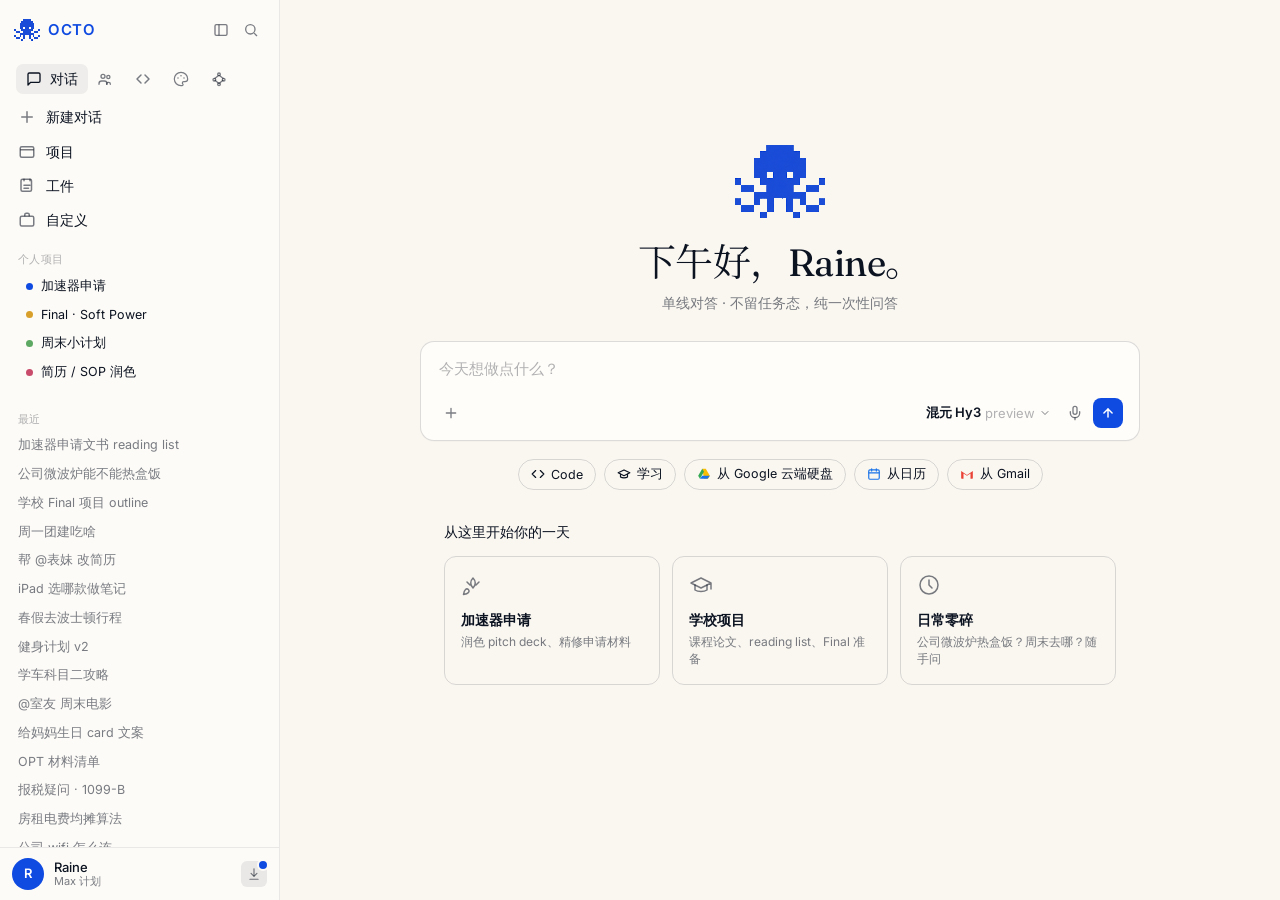
<file: index.html>
<!doctype html>
<html lang="zh-CN" data-theme="light">
<head>
<meta charset="utf-8" />
<meta name="viewport" content="width=device-width,initial-scale=1" />
<title>OCTO — 智能工作台</title>
<link rel="preconnect" href="https://fonts.googleapis.com">
<link rel="preconnect" href="https://fonts.gstatic.com" crossorigin>
<link rel="stylesheet" href="https://fonts.googleapis.com/css2?family=Inter:wght@400;500;600&family=Fraunces:opsz,wght@9..144,300;9..144,400;9..144,500&family=IBM+Plex+Mono:wght@400;500&family=Noto+Serif+SC:wght@400;500;600&display=swap">
<style>
  :root {
    --paper: #FAF7F1;
    --paper-2: #FDFBF7;
    --paper-line: rgba(11,18,32,0.08);
    --paper-line-strong: rgba(11,18,32,0.14);
    --hover-soft: rgba(11,18,32,0.035);
    --hover-mid: rgba(11,18,32,0.06);
    --ink: #0B1220;
    --ink-mut: rgba(11,18,32,0.55);
    --ink-faint: rgba(11,18,32,0.32);
    --cobalt: #104BE1;
    --cobalt-soft: rgba(16,75,225,0.08);
    --paper-input: #FFFDF9;
    --warn: #B42318;
    --sans: 'Inter', 'PingFang SC', 'Hiragino Sans GB', 'Microsoft YaHei', system-ui, sans-serif;
    --serif: 'Fraunces', 'Noto Serif SC', 'Songti SC', 'STSong', serif;
    --mono: 'IBM Plex Mono', Menlo, monospace;
    --sidebar-w: 280px;
  }
  * { box-sizing: border-box; }
  html, body { margin: 0; padding: 0; height: 100%; }
  body {
    font-family: var(--sans);
    background: var(--paper);
    color: var(--ink);
    font-size: 14px;
    line-height: 1.5;
    -webkit-font-smoothing: antialiased;
  }

  /* shell */
  .shell {
    display: grid;
    grid-template-columns: var(--sidebar-w) 1fr;
    height: 100vh;
  }

  /* ============== LANDING (shown before login) ============== */
  .landing-view { display: none; }
  body.landing-shown .landing-view {
    display: flex;
    flex-direction: column;
    min-height: 100vh;
    background: var(--paper);
    position: relative;
  }
  body.landing-shown .shell { display: none; }

  .landing-bar {
    display: flex;
    align-items: center;
    justify-content: space-between;
    padding: 22px 32px;
    flex-wrap: wrap;
    gap: 16px;
  }
  .lb-brand { display: flex; align-items: center; gap: 12px; }
  .lb-mark {
    width: 38px; height: 38px;
    background: var(--cobalt);
    display: flex; align-items: center; justify-content: center;
    padding: 5px;
  }
  .lb-mark img {
    width: 100%; height: auto;
    image-rendering: pixelated;
    filter: brightness(0) invert(1);
  }
  .lb-meta { line-height: 1.25; }
  .lb-name {
    font-family: var(--mono);
    font-weight: 700;
    font-size: 13px;
    letter-spacing: 1.6px;
    color: var(--ink);
  }
  .lb-sub {
    font-family: var(--mono);
    font-size: 10.5px;
    color: var(--ink-mut);
    letter-spacing: 0.5px;
  }
  .lb-nav { display: flex; align-items: center; gap: 4px; flex-wrap: wrap; }
  .lb-link {
    font-family: var(--mono);
    font-size: 11.5px;
    letter-spacing: 1.4px;
    color: var(--ink-mut);
    padding: 8px 12px;
    cursor: pointer;
    text-decoration: none;
    border-radius: 3px;
    border: 1px solid transparent;
  }
  .lb-link:hover { color: var(--ink); }
  .lb-link.active {
    border-color: var(--cobalt);
    color: var(--cobalt);
  }
  .lb-cta {
    border: 1px solid var(--cobalt);
    background: var(--cobalt);
    color: #fff;
    font-family: var(--mono);
    font-size: 11.5px;
    letter-spacing: 1.4px;
    padding: 8px 14px;
    cursor: pointer;
    border-radius: 3px;
    margin-left: 8px;
    font-weight: 600;
  }
  .lb-cta:hover { opacity: 0.9; }
  .lb-btn {
    border: 1px solid var(--paper-line-strong);
    background: transparent;
    font-family: var(--mono);
    font-size: 11.5px;
    letter-spacing: 1.4px;
    color: var(--ink);
    padding: 8px 12px;
    cursor: pointer;
    border-radius: 3px;
  }
  .lb-btn:hover { background: var(--hover-soft); }

  .landing-hero {
    flex: 1;
    display: grid;
    grid-template-columns: 1fr 1fr;
    align-items: center;
    padding: 0 64px 80px;
    gap: 48px;
  }
  @media (max-width: 900px) {
    .landing-hero { grid-template-columns: 1fr; padding: 0 32px 60px; }
    .lh-right { display: none; }
  }
  .lh-left { padding-left: 40px; }

  .stencil-hero {
    margin: 0 0 32px;
    display: flex;
    flex-direction: column;
    gap: 4px;
    font-family: var(--mono);
    font-weight: 700;
    line-height: 1;
  }
  .s-line { display: block; line-height: 1; }
  .dot-text, .solid-text {
    font-size: 96px;
    letter-spacing: -3px;
    line-height: 1;
    color: transparent;
    -webkit-background-clip: text;
    background-clip: text;
    display: inline-block;
  }
  .dot-text {
    background-image: radial-gradient(circle, #0B1220 1.7px, transparent 1.8px);
    background-size: 7px 7px;
  }
  .solid-text {
    background-image: radial-gradient(circle, #1B3FE5 2.6px, transparent 2.7px);
    background-size: 7px 7px;
  }
  .lh-copy {
    font-family: var(--sans);
    font-size: 15px;
    line-height: 1.6;
    color: var(--ink);
    max-width: 480px;
    margin: 0 0 32px;
  }
  .lh-cta {
    background: var(--cobalt);
    color: #fff;
    border: none;
    font-family: var(--mono);
    font-size: 13px;
    font-weight: 600;
    letter-spacing: 1.6px;
    padding: 14px 28px;
    cursor: pointer;
    border-radius: 0;
    transition: opacity 0.12s, transform 0.08s;
  }
  .lh-cta:hover { opacity: 0.9; }
  .lh-cta:active { transform: scale(0.98); }

  .lh-right {
    display: flex;
    align-items: center;
    justify-content: center;
  }
  .constellation {
    width: 100%;
    max-width: 580px;
    aspect-ratio: 1 / 1;
    height: auto;
    display: block;
  }

  /* inverse-blend cursor dot — only visible on landing */
  #cursorDot {
    display: none;
    position: fixed;
    top: 0; left: 0;
    width: 22px; height: 22px;
    border-radius: 50%;
    background: #FAF7F1;
    mix-blend-mode: difference;
    pointer-events: none;
    z-index: 9999;
    transform: translate(-50%, -50%);
    transition: width 0.16s ease, height 0.16s ease, opacity 0.2s;
  }
  body.landing-shown #cursorDot { display: block; }
  body.landing-shown { cursor: none; }
  body.landing-shown .landing-view * { cursor: none; }
  #cursorDot.is-hot { width: 38px; height: 38px; }

  .landing-foot-dot {
    position: absolute;
    bottom: 70px;
    left: 130px;
    width: 8px;
    height: 8px;
    border-radius: 50%;
    background: var(--ink);
  }

  /* sidebar */
  .sidebar {
    background: var(--paper-2);
    border-right: 1px solid var(--paper-line);
    display: flex;
    flex-direction: column;
    overflow: hidden;
    position: relative;
  }
  /* user is dragging — disable transition so drag feels 1:1 */
  .shell.dragging,
  .shell.dragging .sidebar { transition: none !important; }
  /* draggable resizer — sits on the right edge of the sidebar */
  .sb-resizer {
    position: absolute;
    top: 0;
    right: -3px;
    width: 6px;
    height: 100%;
    cursor: col-resize;
    z-index: 50;
    background: transparent;
    transition: background 0.15s;
  }
  .sb-resizer::after {
    content: '';
    position: absolute;
    top: 0; bottom: 0; left: 2px;
    width: 2px;
    background: transparent;
    transition: background 0.15s;
  }
  .sb-resizer:hover::after,
  .shell.dragging .sb-resizer::after { background: var(--cobalt); opacity: 0.5; }
  .shell.collapsed .sb-resizer { display: none; }
  /* collapsed state */
  .shell.collapsed {
    grid-template-columns: 56px 1fr !important;
  }
  .shell.collapsed .sb-brand,
  .shell.collapsed #searchBtn,
  .shell.collapsed .sb-search,
  .shell.collapsed .sb-label,
  .shell.collapsed .mp-label,
  .shell.collapsed .sb-group-title,
  .shell.collapsed .sb-recent,
  .shell.collapsed .sb-account,
  .shell.collapsed .sb-download,
  .shell.collapsed .sb-projects-group,
  .shell.collapsed .sb-workspace-group,
  .shell.collapsed .sb-stages-group { display: none; }
  .shell.collapsed .sb-top { padding: 16px 8px 8px; flex-direction: column; gap: 10px; }
  .shell.collapsed .sb-brand-row { justify-content: center; }
  .shell.collapsed .sb-brand-mark img { width: 24px; }
  .shell.collapsed .sb-tools { flex-direction: column; }
  .shell.collapsed .sb-item { justify-content: center; padding: 8px 8px; }
  .shell.collapsed .sb-item .sb-ico { margin: 0; }
  .shell.collapsed .sb-bottom { justify-content: center; padding: 10px 8px; }
  /* collapsed: mode pill row → vertical icon stack */
  .shell.collapsed .sb-item.mode-row {
    flex-direction: column;
    gap: 2px;
    padding: 4px 0;
  }
  .shell.collapsed .mode-pill {
    width: 36px;
    height: 32px;
    padding: 0 !important;
    justify-content: center;
    border-radius: 7px;
  }
  .shell.collapsed .mode-pill .mp-label { display: none; }
  .shell.collapsed .mode-pill svg { margin: 0; }
  /* collapsed: hide mode pill expand-on-hover */
  .shell.collapsed .mode-pill:hover .mp-label { display: none; }

  .sb-top {
    padding: 16px 14px 8px;
    display: flex;
    align-items: center;
    justify-content: space-between;
  }

  .sb-brand-row {
    display: flex;
    align-items: center;
    gap: 8px;
  }
  .sb-brand-mark {
    color: var(--cobalt);
    display: flex;
    align-items: center;
    flex-shrink: 0;
  }
  .sb-brand-mark img { width: 26px; height: auto; display: block; image-rendering: pixelated; }
  .sb-brand {
    font-family: var(--sans);
    font-weight: 600;
    font-size: 15px;
    letter-spacing: 0.5px;
    color: var(--cobalt);
  }

  /* workspace badge — team identity */
  .sb-workspace {
    padding: 6px 12px 12px;
    border-bottom: 1px solid var(--paper-line);
    margin-bottom: 4px;
  }
  .ws-pill {
    display: flex;
    align-items: center;
    gap: 6px;
    padding: 7px 10px;
    border-radius: 7px;
    background: var(--cobalt-soft);
    font-size: 12.5px;
    color: var(--ink);
    cursor: pointer;
    margin-bottom: 8px;
    width: 100%;
    border: none;
    font-family: var(--sans);
    transition: background 0.12s;
  }
  .ws-pill:hover { background: rgba(16,75,225,0.12); }
  .ws-icon { color: var(--cobalt); font-weight: 600; font-size: 13px; }
  .ws-name { font-weight: 500; flex: 1; text-align: left; }
  .ws-count { color: var(--ink-mut); font-size: 11px; }
  .ws-chevron { width: 12px; height: 12px; color: var(--ink-mut); }

  .ws-avatars {
    display: flex;
    align-items: center;
    padding: 0 4px;
  }
  .ws-avatar {
    width: 22px; height: 22px;
    border-radius: 50%;
    border: 2px solid var(--paper-2);
    display: flex; align-items: center; justify-content: center;
    font-size: 10px;
    font-weight: 600;
    color: #fff;
    margin-left: -4px;
    flex-shrink: 0;
    background: var(--ink-mut);
  }
  .ws-avatar:first-child { margin-left: 0; }
  .ws-avatar.av-r { background: #104BE1; }
  .ws-avatar.av-s { background: #DD8024; }
  .ws-avatar.av-m { background: #2FA37B; }
  .ws-avatar.av-l { background: #8B5CF6; }
  .ws-avatar.av-d { background: #B42318; }
  .ws-avatar.av-more {
    background: transparent;
    border: 1.5px dashed var(--paper-line-strong);
    color: var(--ink-mut);
    font-size: 9px;
  }

  /* sidebar search */
  .sb-search { padding: 4px 12px 8px; }
  .sb-search input {
    width: 100%;
    border: 1px solid var(--paper-line-strong);
    background: var(--paper-input);
    border-radius: 7px;
    padding: 6px 10px;
    font-size: 13px;
    font-family: var(--sans);
    color: var(--ink);
    outline: none;
    transition: border-color 0.12s;
  }
  .sb-search input:focus { border-color: var(--cobalt); }
  .sb-search input::placeholder { color: var(--ink-faint); }

  .sb-tools {
    display: flex;
    gap: 2px;
  }
  .sb-tools button {
    border: none;
    background: transparent;
    width: 28px;
    height: 28px;
    border-radius: 6px;
    cursor: pointer;
    display: flex;
    align-items: center;
    justify-content: center;
    color: var(--ink-mut);
  }
  .sb-tools button:hover { background: var(--hover-soft); color: var(--ink); }
  .sb-tools button svg { width: 16px; height: 16px; }

  /* sidebar nav */
  .sb-nav { padding: 6px 8px 0; }

  .sb-item {
    display: flex;
    align-items: center;
    gap: 10px;
    padding: 7px 10px;
    border-radius: 7px;
    cursor: pointer;
    color: var(--ink);
    font-size: 13.5px;
    text-decoration: none;
  }
  .sb-item { transition: background 0.12s; }
  .sb-item:hover { background: var(--hover-soft); }
  .sb-item.active { background: var(--hover-mid); }

  .sb-item .sb-ico {
    width: 18px;
    height: 18px;
    color: var(--ink-mut);
    display: flex;
    align-items: center;
    justify-content: center;
    flex-shrink: 0;
  }
  .sb-item.active .sb-ico { color: var(--cobalt); }
  .sb-item .sb-ico svg { width: 18px; height: 18px; }

  .sb-item .sb-label { flex: 1; }

  /* mode icons (Chat/Cowork/Code/Design) — packed close together */
  .sb-modes {
    display: flex;
    gap: 1px;
    margin-left: auto;
  }
  .sb-modes .mode-ico {
    width: 22px;
    height: 22px;
    border-radius: 4px;
    display: flex;
    align-items: center;
    justify-content: center;
    color: var(--ink-mut);
    cursor: pointer;
  }
  .sb-modes .mode-ico:hover { background: var(--hover-soft); color: var(--ink); }
  .sb-modes .mode-ico.on { color: var(--cobalt); background: rgba(16,75,225,0.10); }
  .sb-modes .mode-ico svg { width: 13px; height: 13px; }

  /* sidebar groups */
  .sb-group {
    padding: 4px 8px;
    margin-top: 4px;
  }
  .sb-group-title {
    padding: 6px 10px 4px;
    font-size: 11px;
    color: var(--ink-faint);
    letter-spacing: 0.4px;
  }

  .sb-recent {
    flex: 1;
    overflow-y: auto;
    padding: 0 8px 8px;
  }
  .sb-recent::-webkit-scrollbar { width: 6px; }
  .sb-recent::-webkit-scrollbar-thumb { background: var(--paper-line); border-radius: 3px; }
  .sb-recent-item {
    padding: 5px 10px;
    border-radius: 6px;
    font-size: 12.5px;
    color: var(--ink-mut);
    cursor: pointer;
    overflow: hidden;
    text-overflow: ellipsis;
    white-space: nowrap;
  }
  .sb-recent-item { transition: background 0.12s; }
  .sb-recent-item:hover { background: var(--hover-soft); color: var(--ink); }

  /* sidebar bottom */
  .sb-bottom {
    padding: 10px 12px;
    border-top: 1px solid var(--paper-line);
    display: flex;
    align-items: center;
    gap: 10px;
    background: var(--paper-2);
  }
  .sb-avatar {
    width: 32px;
    height: 32px;
    border-radius: 50%;
    background: var(--cobalt);
    color: #fff;
    display: flex;
    align-items: center;
    justify-content: center;
    font-weight: 600;
    font-size: 13px;
  }
  .sb-account { flex: 1; line-height: 1.2; }
  .sb-account-name { font-size: 13px; font-weight: 500; color: var(--ink); }
  .sb-account-plan { font-size: 11px; color: var(--ink-mut); }
  .sb-download {
    width: 26px;
    height: 26px;
    border-radius: 6px;
    display: flex;
    align-items: center;
    justify-content: center;
    color: var(--ink-mut);
    background: var(--paper-line);
    cursor: pointer;
    position: relative;
  }
  .sb-download:hover { color: var(--ink); }
  .sb-download svg { width: 14px; height: 14px; }
  .sb-download::after {
    content: '';
    position: absolute;
    top: -2px; right: -2px;
    width: 8px; height: 8px;
    border-radius: 50%;
    background: var(--cobalt);
    border: 2px solid var(--paper-2);
  }

  /* main */
  .main {
    display: flex;
    flex-direction: column;
    align-items: center;
    overflow-y: auto;
    padding: 0 24px;
    position: relative;
  }
  .main-ghost {
    position: absolute;
    top: 14px;
    right: 18px;
    color: var(--ink-faint);
    cursor: pointer;
  }
  .main-ghost svg { width: 22px; height: 22px; }
  .main-ghost:hover { color: var(--ink); }

  .hero-wrap {
    width: 100%;
    max-width: 720px;
    margin-top: 16vh;
    text-align: center;
  }

  .hero-mark {
    margin-bottom: 22px;
    display: flex;
    justify-content: center;
  }
  .hero-mark img {
    width: 92px;
    height: auto;
    display: block;
    image-rendering: pixelated;
  }
  .hero-mark svg {
    width: 88px;
    height: auto;
    color: var(--cobalt);
  }

  .hero-title {
    font-family: var(--serif);
    font-weight: 400;
    font-size: 38px;
    line-height: 1.15;
    color: var(--ink);
    margin: 0 0 8px;
    letter-spacing: -0.5px;
  }
  .hero-subtitle {
    font-family: var(--sans);
    font-size: 14px;
    color: var(--ink-mut);
    margin: 0 0 28px;
    line-height: 1.5;
  }
  .hero-subtitle strong { color: var(--ink); font-weight: 500; }
  .hl-warn { color: var(--cobalt); font-weight: 500; }

  /* input */
  .hero-input {
    background: var(--paper-input);
    border: 1px solid var(--paper-line-strong);
    border-radius: 14px;
    padding: 14px 16px 12px;
    text-align: left;
    box-shadow: 0 1px 0 rgba(0,0,0,0.02);
    transition: border-color 0.15s;
  }
  .hero-input:focus-within { border-color: var(--ink-faint); }
  .hero-input textarea {
    width: 100%;
    border: none;
    outline: none;
    font-family: var(--sans);
    font-size: 15px;
    color: var(--ink);
    background: transparent;
    resize: none;
    min-height: 22px;
    line-height: 1.5;
    overflow: hidden;
  }
  .hero-input textarea::placeholder { color: var(--ink-faint); }
  .hero-input-bar {
    display: flex;
    align-items: center;
    justify-content: space-between;
    margin-top: 10px;
  }
  .hi-add, .hi-mic {
    width: 28px;
    height: 28px;
    border-radius: 8px;
    border: none;
    background: transparent;
    cursor: pointer;
    color: var(--ink-mut);
    display: flex;
    align-items: center;
    justify-content: center;
  }
  .hi-add:hover, .hi-mic:hover { background: var(--paper-line); color: var(--ink); }
  .hi-add svg, .hi-mic svg { width: 16px; height: 16px; }

  /* send button — replaces mic when there's text */
  .hi-send {
    width: 30px;
    height: 30px;
    border-radius: 8px;
    border: none;
    background: var(--cobalt);
    color: #fff;
    cursor: pointer;
    display: flex;
    align-items: center;
    justify-content: center;
    transition: opacity 0.15s, transform 0.08s;
  }
  .hi-send:hover { opacity: 0.88; }
  .hi-send:active { transform: scale(0.94); }
  .hi-send svg { width: 14px; height: 14px; }
  .hi-send:disabled { opacity: 0.45; cursor: not-allowed; }

  /* ============== CONVERSATION MODE ============== */
  .conv-titlebar {
    display: none;
    align-items: center;
    justify-content: space-between;
    width: 100%;
    height: 52px;
    padding: 0 24px;
    border-bottom: 1px solid var(--paper-line);
    position: sticky;
    top: 0;
    background: var(--paper);
    z-index: 5;
    flex-shrink: 0;
  }
  .main.in-conv .conv-titlebar { display: flex; }

  .conv-title {
    display: flex; align-items: center; gap: 6px;
    font-size: 14px; font-weight: 500;
    color: var(--ink); background: none; border: none;
    cursor: pointer; padding: 6px 10px; border-radius: 7px;
    font-family: var(--sans);
  }
  .conv-title:hover { background: var(--hover-soft); }
  .conv-title svg { width: 14px; height: 14px; color: var(--ink-mut); }
  .conv-title .ct-text {
    max-width: 380px; overflow: hidden; text-overflow: ellipsis; white-space: nowrap;
  }

  .ct-share {
    border: none; background: transparent;
    width: 30px; height: 30px;
    border-radius: 7px;
    color: var(--ink-mut); cursor: pointer;
    display: flex; align-items: center; justify-content: center;
  }
  .ct-share:hover { background: var(--hover-soft); color: var(--ink); }
  .ct-share svg { width: 16px; height: 16px; }

  .conv-history {
    display: none;
    flex-direction: column;
    gap: 22px;
    width: 100%;
    max-width: 720px;
    padding: 24px 24px 12px;
    margin: 0 auto;
  }
  .main.in-conv .conv-history { display: flex; flex: 1; }

  /* messages */
  .msg { display: flex; flex-direction: column; gap: 6px; }
  .msg.user { align-items: flex-end; }
  .msg.user .msg-bubble {
    background: var(--paper-2);
    padding: 10px 14px;
    border-radius: 16px;
    max-width: 78%;
    font-size: 14.5px;
    line-height: 1.55;
    border: 1px solid var(--paper-line);
    white-space: pre-wrap;
    word-wrap: break-word;
  }

  .msg.agent { align-items: flex-start; }
  .msg.agent .msg-mark {
    width: 26px;
    height: 20px;
    color: var(--cobalt);
    margin-bottom: 4px;
  }
  .msg.agent .msg-mark img {
    width: 100%; height: 100%;
    display: block; image-rendering: pixelated;
  }
  .msg.agent .msg-mark svg {
    width: 100%; height: 100%;
    fill: currentColor; shape-rendering: crispEdges;
  }
  .msg.agent .msg-text {
    font-size: 14.5px;
    line-height: 1.7;
    color: var(--ink);
    white-space: pre-wrap;
    word-wrap: break-word;
    width: 100%;
  }
  .msg.agent .msg-text strong { font-weight: 600; }
  .msg.agent .msg-text code {
    background: var(--paper-2);
    padding: 1px 5px;
    border-radius: 4px;
    font-family: var(--mono);
    font-size: 13px;
  }
  .blinky {
    display: inline-block;
    width: 7px;
    height: 14px;
    background: var(--ink);
    vertical-align: text-bottom;
    margin-left: 1px;
    animation: blink 0.85s steps(2) infinite;
  }
  @keyframes blink { 0%,49%{opacity:1;} 50%,100%{opacity:0;} }

  /* ============== Rich agent reply blocks ============== */
  /* container for the full agent turn (mark + thinking + actions + text + sources) */
  .msg.agent .msg-content {
    width: 100%;
    display: flex;
    flex-direction: column;
    gap: 10px;
  }

  /* thinking block — collapsible, italic preview */
  .msg-thinking {
    background: transparent;
    border-left: 2px solid var(--paper-line-strong);
    padding: 6px 14px;
    margin: 0;
    font-size: 12.5px;
    color: var(--ink-mut);
  }
  .msg-thinking summary {
    cursor: pointer;
    list-style: none;
    display: inline-flex;
    align-items: center;
    gap: 8px;
    font-family: var(--mono);
    font-size: 11.5px;
    letter-spacing: 0.3px;
    color: var(--ink-mut);
    text-transform: uppercase;
    font-weight: 500;
  }
  .msg-thinking summary::-webkit-details-marker { display: none; }
  .msg-thinking summary::before {
    content: '▸';
    font-size: 9px;
    transition: transform 0.15s;
  }
  .msg-thinking[open] summary::before { transform: rotate(90deg); }
  .msg-thinking .mt-body {
    margin-top: 8px;
    padding: 8px 0 4px;
    font-style: italic;
    line-height: 1.7;
    white-space: pre-wrap;
  }
  .msg-thinking .mt-dot {
    width: 6px; height: 6px;
    border-radius: 50%;
    background: var(--cobalt);
    display: inline-block;
    animation: pulse 1.6s ease-in-out infinite;
  }
  @keyframes pulse {
    0%, 100% { opacity: 0.4; transform: scale(1); }
    50% { opacity: 1; transform: scale(1.3); }
  }

  /* action card — search / tool call / file edit / code run */
  .msg-action {
    display: flex;
    align-items: center;
    gap: 12px;
    padding: 10px 14px;
    background: var(--paper-2);
    border: 1px solid var(--paper-line);
    border-radius: 10px;
    cursor: pointer;
    transition: background 0.15s, border-color 0.15s;
  }
  .msg-action:hover {
    background: var(--hover-soft);
    border-color: var(--paper-line-strong);
  }
  .msg-action .ma-ico {
    width: 28px;
    height: 28px;
    border-radius: 7px;
    background: var(--paper-input);
    border: 1px solid var(--paper-line);
    display: inline-flex;
    align-items: center;
    justify-content: center;
    flex-shrink: 0;
    color: var(--ink-mut);
  }
  .msg-action .ma-ico svg { width: 14px; height: 14px; }
  .msg-action.is-search .ma-ico { color: #5DA862; background: rgba(93,168,98,0.1); border-color: rgba(93,168,98,0.25); }
  .msg-action.is-tool .ma-ico { color: var(--cobalt); background: rgba(16,75,225,0.08); border-color: rgba(16,75,225,0.22); }
  .msg-action.is-edit .ma-ico { color: #C68A14; background: rgba(198,138,20,0.1); border-color: rgba(198,138,20,0.22); }
  .msg-action.is-code .ma-ico { color: var(--ink); background: var(--paper); }
  .msg-action.is-knowledge .ma-ico { color: #7A4FBE; background: rgba(122,79,190,0.1); border-color: rgba(122,79,190,0.22); }
  .msg-action .ma-meta {
    flex: 1;
    min-width: 0;
    display: flex;
    flex-direction: column;
    gap: 1px;
  }
  .msg-action .ma-title {
    font-size: 13px;
    color: var(--ink);
    font-weight: 500;
    overflow: hidden;
    text-overflow: ellipsis;
    white-space: nowrap;
  }
  .msg-action .ma-sub {
    font-size: 11px;
    color: var(--ink-mut);
    font-family: var(--mono);
    letter-spacing: 0.2px;
  }
  .msg-action .ma-arrow {
    color: var(--ink-faint);
    font-size: 14px;
    flex-shrink: 0;
  }
  .msg-action.is-running .ma-ico { animation: pulse 1.4s ease-in-out infinite; }

  /* code block (inside agent reply) */
  .msg-codeblock {
    background: #0F1419;
    border-radius: 10px;
    padding: 0;
    overflow: hidden;
    font-family: var(--mono);
    font-size: 12.5px;
    line-height: 1.7;
    color: #C9D1D9;
  }
  .msg-codeblock-head {
    display: flex;
    align-items: center;
    justify-content: space-between;
    padding: 7px 14px;
    background: #161B22;
    border-bottom: 1px solid rgba(255,255,255,0.06);
    color: rgba(201,209,217,0.65);
    font-size: 11px;
    letter-spacing: 0.4px;
  }
  .msg-codeblock-head .mc-lang { font-weight: 500; text-transform: uppercase; }
  .msg-codeblock-head .mc-copy {
    font-family: var(--mono);
    font-size: 10.5px;
    color: rgba(201,209,217,0.5);
    background: transparent;
    border: 0;
    cursor: pointer;
    padding: 2px 6px;
    border-radius: 4px;
  }
  .msg-codeblock-head .mc-copy:hover { color: #fff; background: rgba(255,255,255,0.06); }
  .msg-codeblock pre {
    margin: 0;
    padding: 14px 18px;
    overflow-x: auto;
    white-space: pre;
  }
  .msg-codeblock .ck-kw { color: #FF7B72; }
  .msg-codeblock .ck-fn { color: #D2A8FF; }
  .msg-codeblock .ck-str { color: #A5D6FF; }
  .msg-codeblock .ck-com { color: #8B949E; font-style: italic; }
  .msg-codeblock .ck-num { color: #79C0FF; }

  /* sources strip — small pill cards under the agent reply */
  .msg-sources {
    display: flex;
    flex-wrap: wrap;
    gap: 6px;
    margin-top: 4px;
  }
  .src-card {
    display: inline-flex;
    align-items: center;
    gap: 6px;
    padding: 5px 10px;
    background: var(--paper-2);
    border: 1px solid var(--paper-line);
    border-radius: 999px;
    font-size: 11.5px;
    color: var(--ink-mut);
    text-decoration: none;
    cursor: pointer;
    transition: background 0.15s, color 0.15s;
  }
  .src-card:hover { background: var(--hover-soft); color: var(--ink); }
  .src-card .src-ico { font-size: 11px; }
  .src-card .src-meta { color: var(--ink-faint); font-family: var(--mono); font-size: 10px; }

  /* msg.agent layout adjusted: mark sits on top of content */
  .msg.agent .msg-content > .msg-mark {
    margin-bottom: 2px;
    width: 22px;
    height: 18px;
  }

  /* ============== Code mode: split layout when in conv (chat left, canvas right) ============== */
  body[data-mode="code"] .main.in-conv {
    display: grid;
    grid-template-columns: minmax(0, 1fr) 460px;
    grid-template-areas:
      "convhist canvas"
      "herowrap canvas"
      "convfoot canvas";
    align-items: stretch;
    padding: 0;
  }
  body[data-mode="code"] .main.in-conv .conv-titlebar { grid-column: 1 / -1; }
  body[data-mode="code"] .main.in-conv .conv-history { grid-area: convhist; }
  body[data-mode="code"] .main.in-conv .hero-wrap { grid-area: herowrap; }
  body[data-mode="code"] .main.in-conv .conv-foot { grid-area: convfoot; }
  body[data-mode="code"] .main.in-conv .conv-canvas { grid-area: canvas; display: flex; }

  /* canvas pane — only shown in Code mode + in-conv */
  .conv-canvas {
    display: none;
    flex-direction: column;
    background: var(--paper-2);
    border-left: 1px solid var(--paper-line);
    overflow: hidden;
    height: 100vh;
    position: sticky;
    top: 0;
  }
  body:not([data-mode="code"]) .conv-canvas { display: none !important; }
  body[data-mode="code"] .main:not(.in-conv) .conv-canvas { display: none; }
  .canvas-tabs {
    display: flex;
    align-items: center;
    gap: 2px;
    padding: 10px 14px;
    border-bottom: 1px solid var(--paper-line);
    background: var(--paper-2);
  }
  .canvas-tab {
    font-family: var(--mono);
    font-size: 11px;
    letter-spacing: 0.4px;
    color: var(--ink-mut);
    background: transparent;
    border: 0;
    padding: 6px 12px;
    border-radius: 6px;
    cursor: pointer;
    text-transform: uppercase;
    font-weight: 500;
  }
  .canvas-tab:hover { background: var(--hover-soft); color: var(--ink); }
  .canvas-tab.active {
    background: #fff;
    color: var(--ink);
    box-shadow: 0 1px 2px rgba(11,18,32,0.06);
  }
  .canvas-tabs .canvas-spacer { flex: 1; }
  .canvas-tab-meta {
    font-family: var(--mono);
    font-size: 10.5px;
    color: var(--ink-faint);
    letter-spacing: 0.3px;
  }
  .canvas-body {
    flex: 1;
    overflow: auto;
    background: #fff;
  }
  .canvas-body[data-pane="code"] {
    background: #0F1419;
    color: #C9D1D9;
    font-family: var(--mono);
    font-size: 12.5px;
    line-height: 1.75;
    padding: 18px 20px;
    white-space: pre;
  }
  .canvas-body[data-pane="preview"] {
    padding: 24px;
  }
  .canvas-preview-card {
    background: #fff;
    border: 1px solid var(--paper-line);
    border-radius: 10px;
    padding: 18px;
    box-shadow: 0 1px 3px rgba(11,18,32,0.04);
  }

  /* hide welcome / starter elements when in conversation mode (all modes) */
  .main.in-conv .main-ghost,
  .main.in-conv .hero-mark,
  .main.in-conv .hero-title,
  .main.in-conv .chips,
  .main.in-conv .setup,
  .main.in-conv .code-hero,
  .main.in-conv .code-dashboard,
  .main.in-conv .code-source-panel,
  .main.in-conv .repo-bar,
  .main.in-conv .design-hero,
  .main.in-conv .design-inspo,
  .main.in-conv .design-dropzone,
  .main.in-conv .cowork-block,
  .main.in-conv .adp-footer { display: none !important; }

  /* setup section base styling */
  .setup {
    width: 100%;
    max-width: 720px;
    margin: 32px auto 80px;
    padding: 0 24px;
  }
  .setup-title {
    font-size: 13.5px;
    color: var(--ink);
    margin: 0 0 14px;
    font-weight: 400;
  }
  .setup-cards {
    display: grid;
    grid-template-columns: 1fr 1fr 1fr;
    gap: 12px;
  }
  .setup-card {
    background: transparent;
    border: 1px solid var(--paper-line-strong);
    border-radius: 12px;
    padding: 16px;
    cursor: pointer;
    transition: background 0.12s, border-color 0.12s;
  }
  .setup-card:hover {
    background: var(--hover-soft);
    border-color: var(--ink-faint);
  }
  .setup-card .ico {
    width: 24px;
    height: 24px;
    color: var(--ink-mut);
    margin-bottom: 12px;
    display: block;
  }
  .setup-card h3 {
    font-size: 14px;
    font-weight: 600;
    margin: 0 0 4px;
    color: var(--ink);
  }
  .setup-card p {
    font-size: 12px;
    color: var(--ink-mut);
    margin: 0;
    line-height: 1.4;
  }
  .main.in-conv .setup { display: none; }

  /* Mode row: 4 fixed-slot pills; only active one expands its label */
  .sb-item.mode-row {
    display: flex;
    align-items: center;
    gap: 2px;
    padding: 6px 8px;
    cursor: default;
  }
  .sb-item.mode-row:hover { background: transparent; }
  .mode-pill {
    display: inline-flex;
    align-items: center;
    gap: 6px;
    padding: 5px 7px;
    border-radius: 7px;
    color: var(--ink-mut);
    cursor: pointer;
    transition: background 0.12s, color 0.12s;
    flex-shrink: 0;
  }
  .mode-pill:hover { background: var(--hover-soft); color: var(--ink); }
  .mode-pill svg { width: 16px; height: 16px; flex-shrink: 0; }
  .mode-pill .mp-label {
    display: inline-block;
    font-size: 13.5px;
    font-weight: 500;
    max-width: 0;
    overflow: hidden;
    white-space: nowrap;
    opacity: 0;
    transition: max-width 0.18s ease, opacity 0.14s ease, margin-left 0.18s ease;
    margin-left: 0;
  }
  .mode-pill:hover .mp-label {
    max-width: 80px;
    opacity: 1;
    margin-left: 2px;
  }
  /* active pill: expand label + cobalt highlight */
  body[data-mode="chat"] .mode-pill[data-mode="chat"],
  body[data-mode="cowork"] .mode-pill[data-mode="cowork"],
  body[data-mode="code"] .mode-pill[data-mode="code"],
  body[data-mode="design"] .mode-pill[data-mode="design"] {
    background: var(--hover-mid);
    color: var(--ink);
    padding: 5px 10px;
  }
  body[data-mode="chat"] .mode-pill[data-mode="chat"] .mp-label,
  body[data-mode="cowork"] .mode-pill[data-mode="cowork"] .mp-label,
  body[data-mode="code"] .mode-pill[data-mode="code"] .mp-label,
  body[data-mode="design"] .mode-pill[data-mode="design"] .mp-label,
  body[data-mode="multi"] .mode-pill[data-mode="multi"] .mp-label {
    max-width: 80px;
    opacity: 1;
    margin-left: 2px;
  }
  /* multi mode active pill cobalt highlight (parity with other modes) */
  body[data-mode="multi"] .mode-pill[data-mode="multi"] {
    background: var(--hover-mid);
    color: var(--ink);
    padding: 5px 10px;
  }

  /* personal projects: only show in chat mode */
  .sb-projects-group { display: none; }
  body[data-mode="chat"] .sb-projects-group { display: block; }

  /* workspace group (Cowork mode) — replaces personal projects in same slot */
  .sb-workspace-group { display: none; padding: 4px 8px; }
  body[data-mode="cowork"] .sb-workspace-group { display: block; }
  .sb-workspace-inner {
    padding: 0 6px;
  }

  /* 多 Agent: vertical pipeline tracker in sidebar (B/W/grey only) */
  .sb-stages-group { display: none; padding: 4px 8px; }
  body[data-mode="multi"] .sb-stages-group { display: block; }
  .sb-stages-list {
    padding: 4px 6px 6px;
    position: relative;
  }
  .sb-stage {
    display: flex;
    align-items: flex-start;
    gap: 9px;
    padding: 6px 8px;
    border-radius: 6px;
    position: relative;
    font-family: var(--sans);
    cursor: default;
  }
  /* vertical connector line behind the num pills */
  .sb-stages-list::before {
    content: '';
    position: absolute;
    left: 21px;
    top: 18px;
    bottom: 22px;
    width: 1px;
    background: var(--paper-line);
    z-index: 0;
  }
  .ss-num {
    font-family: var(--mono);
    font-size: 9.5px;
    letter-spacing: 0.4px;
    color: var(--ink-faint);
    width: 22px;
    height: 18px;
    flex-shrink: 0;
    background: var(--paper-input);
    border: 1px solid var(--paper-line);
    border-radius: 4px;
    display: inline-flex;
    align-items: center;
    justify-content: center;
    position: relative;
    z-index: 1;
    margin-top: 1px;
  }
  .ss-body {
    flex: 1;
    min-width: 0;
    display: flex;
    flex-direction: column;
    gap: 1px;
  }
  .ss-name {
    font-size: 12.5px;
    color: var(--ink);
    line-height: 1.25;
    font-weight: 500;
  }
  .ss-desc {
    font-size: 10.5px;
    color: var(--ink-faint);
    line-height: 1.35;
    letter-spacing: 0.1px;
  }

  /* ============== 多 Agent mode: full-area Nodex iframe ============== */
  /* iframe takes the entire main column; OCTO chrome (chat input, ghost icon) hidden */
  body[data-mode="multi"] .main {
    padding: 0;
    overflow: hidden;
    height: 100vh;
  }
  body[data-mode="multi"] .hero-wrap,
  body[data-mode="multi"] .main-ghost,
  body[data-mode="multi"] .conv-titlebar,
  body[data-mode="multi"] .conv-history,
  body[data-mode="multi"] .conv-foot { display: none; }

  /* hide ghost icon on chat / cowork / code (design keeps it) */
  body[data-mode="chat"] .main-ghost,
  body[data-mode="cowork"] .main-ghost,
  body[data-mode="code"] .main-ghost { display: none !important; }
  .multi-frame {
    width: 100%;
    height: 100vh;
    margin: 0;
    padding: 0;
    background: var(--paper);
  }
  .multi-frame iframe {
    width: 100%;
    height: 100%;
    border: 0;
    display: block;
    background: var(--paper);
  }

  /* ============== 多 Agent mode: hero + pipeline + task stickers (legacy fallback) ============== */
  body[data-mode="multi"] .multi-hero,
  body[data-mode="multi"] .multi-pipeline,
  body[data-mode="multi"] .multi-tasks { order: -1; }

  .multi-hero {
    width: 100%;
    max-width: 720px;
    margin: 32px auto 18px;
    padding: 0 24px;
  }
  .multi-title {
    font-family: var(--serif);
    font-weight: 400;
    font-size: 28px;
    line-height: 1.2;
    color: var(--ink);
    margin: 0 0 6px;
    letter-spacing: -0.3px;
  }
  .multi-sub {
    font-size: 13px;
    color: var(--ink-mut);
    margin: 0 0 14px;
  }
  .multi-cta {
    background: var(--cobalt);
    color: #fff;
    border: none;
    font-family: var(--mono);
    font-size: 12.5px;
    font-weight: 600;
    letter-spacing: 1.5px;
    padding: 11px 22px;
    cursor: pointer;
    border-radius: 0;
    transition: opacity 0.12s, transform 0.08s;
  }
  .multi-cta:hover { opacity: 0.9; }
  .multi-cta:active { transform: scale(0.98); }

  .multi-pipeline {
    width: 100%;
    max-width: 720px;
    margin: 0 auto 24px;
    padding: 0 24px;
  }
  .pipe-track {
    display: flex;
    align-items: stretch;
    gap: 4px;
    overflow-x: auto;
    padding-bottom: 4px;
  }
  .pipe-stage {
    flex: 1;
    min-width: 110px;
    background: var(--paper-input);
    border: 1px solid var(--paper-line);
    border-radius: 10px;
    padding: 12px 12px 10px;
    display: flex;
    flex-direction: column;
    transition: border-color 0.12s, transform 0.12s;
    cursor: pointer;
  }
  .pipe-stage:hover { border-color: var(--ink-faint); transform: translateY(-1px); }
  .pipe-stage.stage-active {
    border-color: var(--cobalt);
    background: var(--cobalt-soft);
  }
  .pipe-stage.stage-warn {
    border-color: var(--warn);
    background: rgba(180,35,24,0.06);
  }
  .pipe-stage.stage-done {
    background: rgba(93,168,98,0.08);
    border-color: rgba(93,168,98,0.4);
  }
  .ps-num {
    font-family: var(--mono);
    font-size: 10px;
    color: var(--ink-mut);
    letter-spacing: 1px;
  }
  .pipe-stage.stage-active .ps-num { color: var(--cobalt); }
  .pipe-stage.stage-warn .ps-num { color: var(--warn); }
  .ps-name {
    font-size: 14px;
    font-weight: 600;
    margin: 2px 0 6px;
    color: var(--ink);
  }
  .pipe-stage.stage-active .ps-name { color: var(--cobalt); }
  .pipe-stage.stage-warn .ps-name { color: var(--warn); }
  .ps-desc {
    font-size: 11px;
    color: var(--ink-mut);
    line-height: 1.4;
    flex: 1;
    margin-bottom: 8px;
  }
  .ps-count {
    font-family: var(--mono);
    font-size: 10.5px;
    color: var(--ink);
    background: rgba(0,0,0,0.04);
    padding: 2px 6px;
    border-radius: 4px;
    align-self: flex-start;
    letter-spacing: 0.3px;
  }
  .pipe-stage.stage-active .ps-count { background: rgba(16,75,225,0.15); color: var(--cobalt); }
  .pipe-stage.stage-warn .ps-count { background: rgba(180,35,24,0.15); color: var(--warn); }
  .pipe-arrow {
    align-self: center;
    color: var(--ink-faint);
    font-family: var(--mono);
    font-size: 18px;
    flex-shrink: 0;
  }

  .multi-tasks {
    width: 100%;
    max-width: 720px;
    margin: 0 auto 24px;
    padding: 0 24px;
  }
  .mt-head {
    display: flex;
    align-items: center;
    justify-content: space-between;
    margin-bottom: 12px;
  }
  .mt-head .setup-title { margin: 0; }
  .mt-link {
    font-size: 12px;
    color: var(--cobalt);
    cursor: pointer;
    font-family: var(--mono);
    letter-spacing: 0.5px;
  }
  .task-stickers {
    display: grid;
    grid-template-columns: 1fr 1fr;
    gap: 10px;
  }
  .task-sticker {
    background: var(--paper-input);
    border: 1px solid var(--paper-line-strong);
    border-left: 3px solid var(--ink-faint);
    border-radius: 8px;
    padding: 11px 12px 10px;
    cursor: pointer;
    transition: transform 0.12s, border-color 0.12s;
  }
  .task-sticker:hover { transform: translateY(-1px); }
  .task-sticker.st-working { border-left-color: var(--cobalt); }
  .task-sticker.st-hitl { border-left-color: var(--warn); }
  .task-sticker.st-matching { border-left-color: #D89F2A; }
  .task-sticker.st-done { border-left-color: #5DA862; }
  .ts-row {
    display: flex;
    align-items: center;
    justify-content: space-between;
    margin-bottom: 6px;
  }
  .ts-name {
    font-size: 13px;
    font-weight: 500;
    color: var(--ink);
    overflow: hidden;
    text-overflow: ellipsis;
    white-space: nowrap;
    max-width: 70%;
  }
  .ts-status {
    font-family: var(--mono);
    font-size: 10px;
    letter-spacing: 0.4px;
    padding: 2px 6px;
    border-radius: 4px;
    background: rgba(0,0,0,0.05);
    color: var(--ink-mut);
  }
  .st-working .ts-status { background: var(--cobalt-soft); color: var(--cobalt); }
  .st-hitl .ts-status { background: rgba(180,35,24,0.12); color: var(--warn); }
  .st-matching .ts-status { background: rgba(216,159,42,0.15); color: #8a6418; }
  .st-done .ts-status { background: rgba(93,168,98,0.15); color: #2f6e35; }
  .ts-meta {
    display: flex;
    align-items: center;
    gap: 8px;
    font-size: 11px;
    color: var(--ink-mut);
    font-family: var(--mono);
    letter-spacing: 0.3px;
  }
  .ts-agents { display: flex; }
  .ts-avatar {
    width: 18px; height: 18px;
    border-radius: 50%;
    background: var(--cobalt);
    color: #fff;
    display: inline-flex;
    align-items: center;
    justify-content: center;
    font-size: 9.5px;
    font-weight: 600;
    margin-left: -4px;
    border: 1.5px solid var(--paper-input);
    font-family: var(--sans);
  }
  .ts-avatar:first-child { margin-left: 0; }
  .av-r { background: #1B3FE5; }
  .av-s { background: #D89F2A; }
  .av-m { background: #5DA862; }
  .av-l { background: #C84B6B; }
  .av-q { background: #888; font-weight: 700; }
  .ts-stage { flex: 1; overflow: hidden; text-overflow: ellipsis; white-space: nowrap; }

  /* ============== Code mode: hero + stats dashboard ============== */
  body[data-mode="code"] .code-hero,
  body[data-mode="code"] .code-dashboard { order: -1; }
  body[data-mode="code"] .hero-wrap {
    margin-top: auto;
    margin-bottom: 36px;
  }

  .code-hero {
    width: 100%;
    max-width: 720px;
    margin: 32px auto 18px;
    padding: 0 24px;
    display: flex;
    align-items: center;
    gap: 12px;
    justify-content: flex-start;
  }
  .code-spark {
    color: var(--cobalt);
    font-size: 22px;
    line-height: 1;
    flex-shrink: 0;
  }
  .code-title {
    font-family: var(--serif);
    font-weight: 400;
    font-size: 28px;
    line-height: 1.2;
    color: var(--ink);
    margin: 0;
    letter-spacing: -0.3px;
    flex: 1;
    min-width: 0;
  }
  /* view toggle: preview ↔ code (Code mode only) */
  .code-view-toggle {
    display: inline-flex;
    align-items: center;
    background: var(--paper-input);
    border: 1px solid var(--paper-line);
    border-radius: 999px;
    padding: 3px;
    gap: 0;
    flex-shrink: 0;
  }
  .cv-btn {
    width: 30px;
    height: 26px;
    border: 0;
    background: transparent;
    color: var(--ink-mut);
    cursor: pointer;
    display: inline-flex;
    align-items: center;
    justify-content: center;
    border-radius: 999px;
    padding: 0;
    transition: background 0.15s, color 0.15s;
  }
  .cv-btn svg { width: 14px; height: 14px; display: block; }
  .cv-btn:hover { color: var(--ink); }
  .cv-btn.active {
    background: #fff;
    color: var(--ink);
    box-shadow: 0 1px 2px rgba(11,18,32,0.08);
  }
  .cv-btn:focus-visible { outline: 2px solid var(--cobalt-soft); outline-offset: 2px; }

  /* code-view toggle on hero — now controls right canvas only.
     The inline source panel is fully retired (canvas takes over once conv starts). */
  .code-source-panel { display: none !important; }
  .csp-frame {
    background: #0F1419;
    border: 1px solid rgba(11,18,32,0.18);
    border-radius: 12px;
    overflow: hidden;
    font-family: var(--mono);
    font-size: 12px;
    line-height: 1.7;
    color: #C9D1D9;
  }
  .csp-tabs {
    display: flex;
    align-items: center;
    background: #161B22;
    border-bottom: 1px solid rgba(255,255,255,0.06);
    padding: 0 4px;
    height: 32px;
    gap: 2px;
  }
  .csp-tab {
    height: 22px;
    padding: 0 10px;
    border-radius: 5px;
    color: rgba(201,209,217,0.55);
    font-family: var(--mono);
    font-size: 11px;
    display: inline-flex;
    align-items: center;
    cursor: pointer;
  }
  .csp-tab.active { background: rgba(255,255,255,0.07); color: #fff; }
  .csp-body {
    padding: 14px 18px;
    max-height: 320px;
    overflow: auto;
  }
  .csp-line { white-space: pre; }
  .csp-ln {
    display: inline-block;
    width: 24px;
    color: rgba(201,209,217,0.32);
    user-select: none;
    text-align: right;
    margin-right: 12px;
  }
  .csp-kw { color: #FF7B72; }
  .csp-fn { color: #D2A8FF; }
  .csp-str { color: #A5D6FF; }
  .csp-com { color: #8B949E; font-style: italic; }
  .csp-num { color: #79C0FF; }
  .csp-foot {
    display: flex;
    justify-content: space-between;
    align-items: center;
    padding: 6px 14px;
    background: #161B22;
    border-top: 1px solid rgba(255,255,255,0.06);
    color: rgba(201,209,217,0.55);
    font-size: 10.5px;
    letter-spacing: 0.3px;
  }
  .csp-foot .csp-dot { width: 6px; height: 6px; border-radius: 50%; background: #3FB950; display: inline-block; margin-right: 6px; vertical-align: middle; }

  .code-dashboard {
    width: 100%;
    max-width: 720px;
    margin: 0 auto 24px;
    padding: 0 24px;
  }
  .dash-tabs {
    display: flex;
    align-items: center;
    justify-content: space-between;
    margin-bottom: 16px;
  }
  .tab-group {
    display: flex;
    gap: 4px;
  }
  .dash-tab, .dash-rg {
    border: none;
    background: transparent;
    font-family: var(--sans);
    font-size: 13px;
    color: var(--ink-mut);
    padding: 5px 10px;
    border-radius: 6px;
    cursor: pointer;
    transition: background 0.12s, color 0.12s;
  }
  .dash-tab:hover, .dash-rg:hover { background: var(--hover-soft); color: var(--ink); }
  .dash-tab.active, .dash-rg.active {
    background: var(--paper-2);
    color: var(--ink);
    font-weight: 500;
  }
  .dash-stats {
    display: grid;
    grid-template-columns: repeat(4, 1fr);
    gap: 8px;
    margin-bottom: 16px;
    background: var(--paper-2);
    border: 1px solid var(--paper-line);
    border-radius: 12px;
    padding: 14px;
  }
  .stat-cell {
    padding: 8px 10px;
  }
  .stat-label {
    font-size: 11.5px;
    color: var(--ink-mut);
    margin-bottom: 4px;
  }
  .stat-value {
    font-size: 20px;
    font-weight: 600;
    color: var(--ink);
    font-family: var(--sans);
    line-height: 1.1;
  }
  .dash-heatmap {
    display: grid;
    grid-template-columns: repeat(28, 1fr);
    gap: 3px;
    background: var(--paper-2);
    border: 1px solid var(--paper-line);
    border-radius: 12px;
    padding: 14px;
  }
  .hm-cell {
    aspect-ratio: 1 / 1;
    background: var(--paper-line);
    border-radius: 2px;
    transition: background 0.2s;
  }
  .hm-cell.hm-l1 { background: rgba(16,75,225,0.25); }
  .hm-cell.hm-l2 { background: rgba(16,75,225,0.55); }
  .hm-cell.hm-l3 { background: rgba(16,75,225,0.85); }
  .dash-caption {
    font-size: 12px;
    color: var(--ink-mut);
    margin-top: 10px;
    padding: 0 4px;
  }

  /* ============== Design mode: hero + chat + asset drops + inspiration ============== */
  /* Layout order in Design mode:
     1. design-hero (top)
     2. hero-wrap (chat input — directly below hero)
     3. design-setup (asset drops)
     4. design-inspo (inspiration grid) */
  /* mirror Code page rule: chat always at bottom with breathing room */
  body[data-mode="design"] .design-hero,
  body[data-mode="design"] .design-setup,
  body[data-mode="design"] .design-inspo { order: -1; }
  body[data-mode="design"] .hero-wrap {
    margin-top: auto;
    margin-bottom: 36px;
  }

  .design-hero {
    width: 100%;
    max-width: 720px;
    margin: 32px auto 18px;
    padding: 0 24px;
  }
  .design-title {
    font-family: var(--serif);
    font-weight: 400;
    font-size: 28px;
    line-height: 1.2;
    color: var(--ink);
    margin: 0 0 6px;
    letter-spacing: -0.3px;
  }
  .design-sub {
    font-size: 13px;
    color: var(--ink-mut);
    margin: 0;
  }

  .design-setup {
    width: 100%;
    max-width: 720px;
    margin: 0 auto 28px;
    padding: 0 24px;
  }
  .ds-drops {
    display: grid;
    grid-template-columns: repeat(4, 1fr);
    gap: 10px;
  }
  .ds-drop {
    display: flex;
    flex-direction: column;
    align-items: center;
    gap: 5px;
    padding: 18px 12px;
    border: 1.5px dashed var(--paper-line-strong);
    border-radius: 12px;
    background: transparent;
    cursor: pointer;
    transition: background 0.12s, border-color 0.12s;
    font-family: var(--sans);
    text-align: center;
  }
  .ds-drop:hover {
    background: var(--hover-soft);
    border-color: var(--cobalt);
  }
  .ds-drop-ico {
    width: 28px; height: 28px;
    color: var(--ink-mut);
    margin-bottom: 4px;
  }
  .ds-drop-ico svg { width: 100%; height: 100%; }
  .ds-drop:hover .ds-drop-ico { color: var(--cobalt); }
  .ds-drop-label {
    font-size: 13px;
    font-weight: 500;
    color: var(--ink);
  }
  .ds-drop-hint {
    font-size: 11px;
    color: var(--ink-faint);
  }

  .design-inspo {
    width: 100%;
    max-width: 720px;
    margin: 0 auto 24px;
    padding: 0 24px;
  }
  .inspo-head {
    display: flex;
    align-items: center;
    justify-content: space-between;
    flex-wrap: wrap;
    gap: 12px;
    margin-bottom: 14px;
  }
  .inspo-head .setup-title { margin: 0; }
  .inspo-chips {
    display: flex;
    gap: 4px;
    flex-wrap: wrap;
  }
  .inspo-chip {
    border: 1px solid var(--paper-line-strong);
    background: transparent;
    padding: 4px 10px;
    border-radius: 999px;
    font-size: 11.5px;
    color: var(--ink-mut);
    font-family: var(--sans);
    cursor: pointer;
    transition: background 0.12s, color 0.12s, border-color 0.12s;
  }
  .inspo-chip:hover { background: var(--hover-soft); color: var(--ink); }
  .inspo-chip.active {
    background: var(--ink);
    color: var(--paper);
    border-color: var(--ink);
  }

  .inspo-grid {
    display: grid;
    grid-template-columns: repeat(4, 1fr);
    gap: 8px;
  }
  @media (max-width: 700px) { .inspo-grid { grid-template-columns: repeat(2, 1fr); } }
  .inspo-card {
    border-radius: 8px;
    overflow: hidden;
    cursor: pointer;
    position: relative;
    display: flex;
    flex-direction: column;
    transition: transform 0.15s ease;
    aspect-ratio: 1 / 1;
  }
  .inspo-card:hover { transform: translateY(-2px); }

  /* card 1: studio */
  .ic-1 {
    background: linear-gradient(135deg, #F5C4B3, #FAEEDA);
    padding: 12px 10px;
    color: #4A1B0C;
  }
  .ic-1 .ic-tag { font-size: 9px; opacity: 0.7; letter-spacing: 1px; text-transform: uppercase; }
  .ic-1 .ic-title { font-family: var(--serif); font-size: 22px; margin: 4px 0 2px; line-height: 1.1; }
  .ic-1 .ic-meta { font-size: 10px; opacity: 0.75; margin-bottom: 8px; line-height: 1.3; }
  .ic-1 .ic-pillrow { display: flex; gap: 3px; flex-wrap: wrap; margin-top: auto; }
  .ic-1 .ic-pillrow span {
    background: rgba(74,27,12,0.1);
    padding: 1px 6px;
    border-radius: 99px;
    font-size: 9px;
  }

  /* card 2: bold poster */
  .ic-2 {
    background: #0B1220;
    padding: 12px;
    align-items: center;
    justify-content: center;
  }
  .ic-poster {
    color: #F2EFE7;
    font-family: var(--serif);
    font-weight: 400;
    font-size: 26px;
    letter-spacing: -0.5px;
  }

  /* card 3: color palette */
  .ic-3 { background: #FAF7F1; border: 1px solid var(--paper-line); padding: 12px; }
  .ic-pal {
    display: grid;
    grid-template-columns: 1fr 1fr;
    gap: 0;
    height: 110px;
    border-radius: 4px;
    overflow: hidden;
    margin-bottom: 8px;
  }
  .ic-pal span { display: block; }
  .ic-cap { font-size: 10px; color: var(--ink-mut); font-family: var(--mono); }

  /* card 4: how to see */
  .ic-4 {
    background: #ECECEC;
    padding: 12px 10px;
  }
  .ic-eyes { display: flex; gap: 10px; margin-bottom: 10px; }
  .ic-eye {
    width: 18px; height: 12px; border-radius: 50%;
    background: #fff;
    border: 2px solid #1B3FE5;
    position: relative;
  }
  .ic-eye::after {
    content: '';
    position: absolute;
    top: 1px; left: 5px;
    width: 5px; height: 5px;
    border-radius: 50%;
    background: #1B3FE5;
  }
  .ic-bigtext {
    font-family: var(--serif);
    font-size: 17px;
    line-height: 1.15;
    color: #0B1220;
    font-weight: 400;
  }

  /* card 5: portfolio */
  .ic-5 {
    background: #F5F1E8;
    padding: 16px 14px;
    min-height: 150px;
    color: #2C2C2A;
  }
  .ic-portfolio-year { font-family: var(--mono); font-size: 11px; opacity: 0.6; }
  .ic-portfolio-title { font-family: var(--serif); font-size: 24px; margin: 12px 0 2px; }
  .ic-portfolio-sub { font-size: 11px; opacity: 0.7; margin-bottom: 12px; }
  .ic-portfolio-name { font-size: 11px; font-style: italic; opacity: 0.6; }

  /* card 6: type specimen */
  .ic-6 { background: #FFFDF9; border: 1px solid var(--paper-line); padding: 18px 12px; }
  .ic-typespec {
    display: flex;
    justify-content: space-around;
    align-items: baseline;
    font-family: var(--serif);
    font-size: 32px;
    color: #0B1220;
    margin-bottom: 10px;
  }

  /* card 7: marketing pink */
  .ic-7 {
    background: #FBEAF0;
    padding: 12px 10px;
    color: #4B1528;
  }
  .ic-marketing {
    font-family: var(--sans);
    font-weight: 700;
    font-size: 14px;
    line-height: 1.05;
    letter-spacing: -0.3px;
  }
  .ic-marketing-sub {
    font-size: 10px;
    margin-top: 6px;
    background: #fff;
    color: #4B1528;
    padding: 2px 6px;
    border-radius: 3px;
    display: inline-block;
  }

  /* card 8: brutalist grid */
  .ic-8 { background: #fff; border: 1px solid var(--paper-line); padding: 10px; }
  .ic-grid-pattern {
    flex: 1;
    background-image:
      linear-gradient(to right, rgba(11,18,32,0.18) 1px, transparent 1px),
      linear-gradient(to bottom, rgba(11,18,32,0.18) 1px, transparent 1px);
    background-size: 14px 14px;
    margin-bottom: 6px;
    border: 1px solid #0B1220;
    position: relative;
  }
  .ic-grid-pattern::before {
    content: '';
    position: absolute;
    top: 14px; left: 28px;
    width: 28px; height: 14px;
    background: #1B3FE5;
  }
  .ic-grid-pattern::after {
    content: '';
    position: absolute;
    bottom: 14px; right: 14px;
    width: 14px; height: 28px;
    background: #B42318;
  }

  /* card 9: gradient orb */
  .ic-9 { background: #fff; border: 1px solid var(--paper-line); padding: 10px; }
  .ic-orb {
    flex: 1;
    border-radius: 6px;
    background: radial-gradient(circle at 50% 60%, #1B3FE5 0%, #534AB7 30%, #FAF7F1 75%);
    margin-bottom: 6px;
  }

  /* card 10: dot pattern */
  .ic-10 { background: #FFFDF9; border: 1px solid var(--paper-line); padding: 10px; }
  .ic-dot-pattern {
    flex: 1;
    background-image: radial-gradient(circle, #1B3FE5 1px, transparent 1.5px);
    background-size: 7px 7px;
    margin-bottom: 6px;
    mask-image: linear-gradient(to bottom right, black 30%, transparent 90%);
  }

  /* card 11: fix learn prevent */
  .ic-11 {
    background: #F2EFE7;
    padding: 22px 14px 16px;
    min-height: 160px;
    color: #0B1220;
  }
  .ic-fix-learn {
    font-family: var(--mono);
    font-weight: 600;
    font-size: 22px;
    line-height: 1.1;
    margin-bottom: 14px;
    background-image: radial-gradient(circle, #0B1220 0.5px, transparent 0.5px);
    background-size: 3px 3px;
    -webkit-background-clip: text;
    background-clip: text;
    color: transparent;
  }
  .ic-fix-meta { font-size: 10px; color: var(--ink-mut); font-family: var(--mono); }

  /* card 12: brand swatches */
  .ic-12 { background: #fff; border: 1px solid var(--paper-line); padding: 10px; }
  .ic-mood {
    display: grid;
    grid-template-columns: 1fr 1fr 1fr 1fr;
    gap: 3px;
    flex: 1;
    margin-bottom: 6px;
  }
  .ic-mood span { display: block; border-radius: 3px; }
  .ic-cap { font-size: 9.5px; color: var(--ink-mut); font-family: var(--mono); margin-top: auto; }

  /* ============== Code mode: repo selector bar ============== */
  .repo-bar {
    display: flex;
    gap: 6px;
    flex-wrap: wrap;
    align-items: center;
    padding-bottom: 8px;
  }
  .repo-pill {
    display: inline-flex;
    align-items: center;
    gap: 5px;
    padding: 4px 9px;
    border-radius: 6px;
    border: 1px solid var(--paper-line-strong);
    background: var(--paper-input);
    font-size: 12px;
    color: var(--ink);
    font-family: var(--sans);
    cursor: pointer;
    transition: background 0.12s, border-color 0.12s;
  }
  .repo-pill:hover { background: var(--hover-soft); }
  .repo-pill.active {
    background: var(--cobalt-soft);
    border-color: var(--cobalt);
    color: var(--cobalt);
  }
  .repo-pill svg { color: inherit; flex-shrink: 0; }
  .repo-pill.repo-add {
    padding: 4px 7px;
    color: var(--ink-mut);
  }
  .repo-pill.repo-add:hover { color: var(--ink); }

  /* repo pill expandable dropdown */
  .repo-pill-wrap { position: relative; display: inline-flex; }
  .repo-pill-wrap .repo-pill { width: auto; }
  .rp-chev { opacity: 0.55; margin-left: 1px; }
  .repo-pop {
    position: absolute;
    bottom: calc(100% + 6px);
    left: 0;
    background: var(--paper-input);
    border: 1px solid var(--paper-line-strong);
    border-radius: 10px;
    padding: 6px;
    min-width: 200px;
    box-shadow: 0 6px 20px rgba(11,18,32,0.10);
    z-index: 25;
    font-family: var(--sans);
  }
  .rp-pop-title {
    font-size: 10.5px;
    color: var(--cobalt);
    font-weight: 500;
    padding: 4px 8px 6px;
    letter-spacing: 0.4px;
  }
  .rp-item {
    padding: 7px 10px;
    border-radius: 6px;
    font-size: 12.5px;
    color: var(--ink);
    cursor: pointer;
    display: flex;
    align-items: center;
    justify-content: space-between;
    gap: 12px;
  }
  .rp-item:hover { background: var(--hover-soft); }
  .rp-item.selected { background: var(--cobalt-soft); color: var(--cobalt); font-weight: 500; }
  .rp-item .rp-meta {
    font-size: 11px;
    color: var(--ink-faint);
    font-family: var(--mono);
  }
  .rp-item.selected .rp-meta { color: rgba(16,75,225,0.65); }
  .rp-item.rp-action { color: var(--ink-mut); font-size: 12px; }
  .rp-item.rp-action:hover { color: var(--cobalt); }
  .rp-divider {
    height: 1px;
    background: var(--paper-line);
    margin: 4px 6px;
  }

  /* categorized dropdown (env / 本地 pill) */
  .rp-pop-categorized { min-width: 240px; padding: 6px; }
  .rp-section-title {
    padding: 6px 10px 4px;
    font-size: 11px;
    color: var(--ink-faint);
    letter-spacing: 0.3px;
  }
  .rp-item-row {
    justify-content: space-between !important;
    padding: 7px 10px;
  }
  .rp-name {
    display: inline-flex;
    align-items: center;
    gap: 8px;
    color: var(--ink);
  }
  .rp-item.selected .rp-name { color: var(--cobalt); }
  .rp-row-right {
    display: inline-flex;
    align-items: center;
    gap: 6px;
  }
  .rp-check {
    color: var(--cobalt);
    font-size: 13px;
    font-weight: 600;
  }
  .rp-gear {
    width: 22px; height: 22px;
    border-radius: 5px;
    display: inline-flex;
    align-items: center;
    justify-content: center;
    color: var(--ink-faint);
    transition: background 0.12s, color 0.12s;
  }
  .rp-gear:hover { background: var(--paper-line); color: var(--ink); }
  .rp-empty {
    padding: 8px 10px;
    font-size: 12px;
    color: var(--ink-faint);
    font-style: italic;
  }

  /* sidebar: personal projects (small list above recent) */
  .sb-projects-list {
    padding: 0 8px 6px;
  }
  .sb-proj-item {
    display: flex;
    align-items: center;
    gap: 8px;
    padding: 5px 10px;
    border-radius: 6px;
    font-size: 12.5px;
    color: var(--ink);
    cursor: pointer;
    transition: background 0.12s;
  }
  .sb-proj-item:hover { background: var(--hover-soft); }
  .sb-proj-dot {
    width: 7px;
    height: 7px;
    border-radius: 50%;
    flex-shrink: 0;
  }
  .sb-proj-name {
    overflow: hidden;
    text-overflow: ellipsis;
    white-space: nowrap;
  }

  /* hero-wrap becomes sticky bottom in conv mode */
  .main.in-conv .hero-wrap {
    margin: 0 auto;
    max-width: 720px;
    width: 100%;
    padding: 12px 24px 6px;
    position: sticky;
    bottom: 0;
    background: linear-gradient(to bottom, transparent, var(--paper) 28%);
    z-index: 4;
  }

  .conv-foot {
    display: none;
    text-align: center;
    font-size: 11px;
    color: var(--ink-faint);
    padding: 4px 24px 16px;
  }
  .main.in-conv .conv-foot { display: block; }
  .hi-model {
    font-family: var(--sans);
    font-size: 13px;
    color: var(--ink-mut);
    display: flex;
    align-items: center;
    gap: 4px;
    cursor: pointer;
    padding: 4px 6px;
    border-radius: 6px;
    border: none;
    background: transparent;
  }
  .hi-model:hover { background: var(--paper-line); color: var(--ink); }
  .hi-model b { font-weight: 600; color: var(--ink); }
  .hi-model .adaptive { color: var(--ink-faint); }
  .hi-model svg { width: 12px; height: 12px; }
  .hi-right { display: flex; align-items: center; gap: 4px; }

  /* model picker popover */
  .hi-model-wrap { position: relative; }
  .model-pop {
    position: absolute;
    bottom: calc(100% + 8px);
    right: 0;
    background: var(--paper-input);
    border: 1px solid var(--paper-line-strong);
    border-radius: 10px;
    padding: 6px;
    width: 300px;
    box-shadow: 0 6px 20px rgba(11,18,32,0.10);
    z-index: 20;
  }
  .mp-group-title {
    font-size: 11px;
    color: var(--cobalt);
    font-weight: 500;
    padding: 6px 8px 4px;
    letter-spacing: 0.3px;
  }
  .mp-item {
    padding: 8px 10px;
    border-radius: 7px;
    cursor: pointer;
  }
  .mp-item:hover { background: var(--paper-line); }
  .mp-item.selected { background: var(--cobalt-soft); }
  .mp-name {
    font-size: 13px;
    display: flex;
    align-items: center;
    gap: 6px;
    flex-wrap: wrap;
  }
  .mp-name b { font-weight: 600; color: var(--ink); }
  .mp-tag {
    font-size: 10px;
    padding: 1px 6px;
    border-radius: 4px;
    background: var(--paper-line);
    color: var(--ink-mut);
    font-weight: 500;
    letter-spacing: 0.3px;
  }
  .mp-tag.hot {
    background: rgba(180, 35, 24, 0.12);
    color: var(--warn);
  }
  .mp-desc {
    font-size: 11.5px;
    color: var(--ink-mut);
    margin-top: 3px;
    line-height: 1.4;
  }
  .mp-divider {
    height: 1px;
    background: var(--paper-line);
    margin: 4px 6px;
  }
  .mp-foot {
    padding: 4px 10px 6px;
    font-size: 11px;
    color: var(--ink-faint);
  }

  /* chips */
  .chips {
    display: flex;
    gap: 8px;
    justify-content: center;
    margin-top: 18px;
    flex-wrap: wrap;
  }
  .chip {
    display: flex;
    align-items: center;
    gap: 6px;
    padding: 6px 12px;
    border-radius: 999px;
    border: 1px solid var(--paper-line-strong);
    background: transparent;
    font-size: 12.5px;
    color: var(--ink);
    cursor: pointer;
    font-family: var(--sans);
    transition: background 0.12s;
  }
  .chip:hover { background: var(--paper-line); }
  .chip svg { width: 14px; height: 14px; flex-shrink: 0; }

  /* ============== Mode switching (Chat / Cowork / Code / Design) ============== */
  /* default-hide everything mode-specific; data-mode rules show what's needed */
  .for-chat, .for-cowork, .for-code, .for-design, .for-multi, .mode-stub { display: none; }
  body[data-mode="code"] .for-code { display: block; }
  body[data-mode="design"] .for-design { display: block; }
  body[data-mode="multi"] .for-multi { display: block; }

  /* CHAT mode */
  body[data-mode="chat"] .for-chat { display: block; }
  body[data-mode="chat"] .setup.for-chat { display: block; }

  /* COWORK mode (default) */
  body[data-mode="cowork"] .for-cowork { display: block; }
  body[data-mode="cowork"] .sb-workspace.for-cowork { display: block; }
  body[data-mode="cowork"] .cowork-block.for-cowork { display: block; }

  /* CODE / DESIGN modes — hide everything except hero shell + stub */
  body[data-mode="code"] .hero-mark,
  body[data-mode="code"] .chips,
  body[data-mode="design"] .hero-mark,
  body[data-mode="design"] .chips { display: none; }
  body[data-mode="code"] .for-code { display: block; }
  body[data-mode="design"] .for-design { display: block; }
  body[data-mode="code"] .hero-title,
  body[data-mode="design"] .hero-title { display: none; }

  .mode-stub.for-code, .mode-stub.for-design {
    width: 100%;
    max-width: 480px;
    margin: 16vh auto 0;
    text-align: center;
    padding: 32px 24px;
    border: 1px dashed var(--paper-line-strong);
    border-radius: 14px;
    background: var(--paper-input);
  }
  .ms-icon {
    width: 44px; height: 44px;
    margin: 0 auto 14px;
    border-radius: 10px;
    background: var(--cobalt-soft);
    color: var(--cobalt);
    display: flex; align-items: center; justify-content: center;
  }
  .ms-icon svg { width: 22px; height: 22px; }
  .mode-stub h3 {
    font-size: 18px;
    font-weight: 500;
    color: var(--ink);
    margin: 0 0 8px;
    font-family: var(--serif);
  }
  .mode-stub p {
    font-size: 13px;
    color: var(--ink-mut);
    line-height: 1.6;
    margin: 0;
  }
  .mode-stub strong { color: var(--cobalt); font-weight: 500; }

  /* ============== Cowork: team blocks ============== */
  .cowork-block {
    width: 100%;
    max-width: 720px;
    margin: 36px auto 0;
  }
  .main.in-conv .cowork-block { display: none; }

  .cb-head {
    display: flex;
    align-items: center;
    gap: 8px;
    margin-bottom: 12px;
    font-family: var(--mono);
    font-size: 11.5px;
    letter-spacing: 0.6px;
    color: var(--ink-mut);
    text-transform: uppercase;
  }
  .cb-marker { color: var(--cobalt); font-weight: 600; font-size: 13px; }
  .cb-title { color: var(--ink); font-weight: 500; }
  .cb-spacer { flex: 1; }
  .cb-link {
    color: var(--ink-mut);
    text-decoration: none;
    cursor: pointer;
    transition: color 0.12s;
  }
  .cb-link:hover { color: var(--cobalt); }
  .cb-meta { color: var(--ink-faint); }

  /* task list */
  .task-list {
    display: flex;
    flex-direction: column;
    gap: 1px;
    background: var(--paper-line);
    border-radius: 12px;
    overflow: hidden;
    border: 1px solid var(--paper-line);
  }
  .task-card {
    background: var(--paper-input);
    padding: 14px 16px;
    cursor: pointer;
    transition: background 0.12s;
  }
  .task-card:hover { background: var(--paper-2); }
  .tc-row {
    display: flex;
    align-items: center;
    justify-content: space-between;
    margin-bottom: 6px;
    gap: 12px;
  }
  .tc-name { font-size: 14px; font-weight: 500; color: var(--ink); }
  .tc-avatars { display: flex; flex-shrink: 0; }
  .tc-avatars .ws-avatar { margin-left: -5px; border-color: var(--paper-input); width: 20px; height: 20px; font-size: 9px; }
  .task-card:hover .tc-avatars .ws-avatar { border-color: var(--paper-2); }
  .tc-avatars .ws-avatar:first-child { margin-left: 0; }

  .tc-meta {
    display: flex;
    align-items: center;
    gap: 6px;
    font-size: 12px;
    color: var(--ink-mut);
  }
  .tc-actor { font-weight: 500; }
  .tc-status {
    margin-left: auto;
    padding: 2px 8px;
    border-radius: 4px;
    font-size: 11px;
    letter-spacing: 0.2px;
    background: var(--paper-2);
    color: var(--ink-mut);
    font-weight: 500;
  }
  .tc-status.status-active { background: rgba(16,75,225,0.10); color: var(--cobalt); }
  .tc-status.status-review { background: rgba(180,35,24,0.10); color: var(--warn); }

  /* team feed */
  .feed-list {
    display: flex;
    flex-direction: column;
    gap: 4px;
  }
  .feed-item {
    display: flex;
    align-items: center;
    gap: 10px;
    padding: 8px 6px;
    font-size: 13px;
    color: var(--ink);
    border-radius: 6px;
    transition: background 0.12s;
  }
  .feed-item:hover { background: var(--hover-soft); }
  .feed-item .ws-avatar { width: 22px; height: 22px; flex-shrink: 0; border-color: var(--paper); }
  .fi-text { flex: 1; line-height: 1.4; }
  .fi-text strong { font-weight: 600; color: var(--ink); }
  .fi-ref { color: var(--cobalt); text-decoration: none; cursor: pointer; }
  .fi-ref:hover { text-decoration: underline; }
  .fi-time {
    color: var(--ink-faint);
    font-size: 11.5px;
    flex-shrink: 0;
    font-family: var(--mono);
  }

  /* ADP footer */
  .adp-footer {
    text-align: center;
    margin: 40px auto 80px;
    max-width: 720px;
    font-family: var(--mono);
    font-size: 11.5px;
    color: var(--ink-mut);
    letter-spacing: 0.4px;
    padding: 14px 16px;
    border: 1px dashed var(--paper-line-strong);
    border-radius: 8px;
  }
  .adp-footer strong { color: var(--cobalt); font-weight: 600; }
  .main.in-conv .adp-footer { display: none; }
</style>
</head>
<body data-mode="chat">

<!-- shared octopus symbol — used everywhere logo appears -->
<svg width="0" height="0" style="position:absolute" aria-hidden="true">
  <symbol id="octo" viewBox="0 0 13 10">
    <!-- head: stepped crown widening 5 → 7 → 9 -->
    <rect x="4" y="0" width="5" height="1"/>
    <rect x="3" y="1" width="7" height="1"/>
    <rect x="2" y="2" width="9" height="1"/>
    <!-- eyes carved at cols 4 and 7 -->
    <rect x="2" y="3" width="2" height="1"/>
    <rect x="5" y="3" width="2" height="1"/>
    <rect x="8" y="3" width="3" height="1"/>
    <!-- solid head bottom -->
    <rect x="2" y="4" width="9" height="1"/>
    <!-- body bottom band, extends 1 cell on each side -->
    <rect x="1" y="5" width="11" height="1"/>
    <!-- row 6: stair-step tentacle starts (outer pairs) + center body -->
    <rect x="0" y="6" width="2" height="1"/>
    <rect x="3" y="6" width="7" height="1"/>
    <rect x="11" y="6" width="2" height="1"/>
    <!-- row 7: outer tentacle tips drop + center 3 feet -->
    <rect x="0" y="7" width="1" height="1"/>
    <rect x="3" y="7" width="1" height="1"/>
    <rect x="6" y="7" width="1" height="1"/>
    <rect x="9" y="7" width="1" height="1"/>
    <rect x="12" y="7" width="1" height="1"/>
    <!-- row 8: center feet continuing -->
    <rect x="3" y="8" width="1" height="1"/>
    <rect x="6" y="8" width="1" height="1"/>
    <rect x="9" y="8" width="1" height="1"/>
  </symbol>
</svg>

<!-- ============================ LANDING ============================ -->
<div id="landingView" class="landing-view">
  <header class="landing-bar">
    <div class="lb-brand">
      <span class="lb-mark"><img src="octopus-trimmed.png" alt="OCTO" /></span>
      <div class="lb-meta">
        <div class="lb-name">OCTO</div>
        <div class="lb-sub">SET YOUR INTENT. HIRE AGENTS. SHIP WITH OVERSIGHT.</div>
      </div>
    </div>
    <nav class="lb-nav">
      <button class="lb-cta" id="loginTopBtn">LOGIN</button>
    </nav>
  </header>

  <section class="landing-hero">
    <div class="lh-left">
      <h1 class="stencil-hero" aria-label="Intent. Agents. Ship.">
        <span class="s-line"><span class="dot-text">INTENT.</span></span>
        <span class="s-line"><span class="dot-text">AGENTS.</span></span>
        <span class="s-line"><span class="solid-text">SHIP.</span></span>
      </h1>
      <p class="lh-copy">
        OCTO 把意图路由到 ADP 沉淀的知识、技能、插件——<br>
        每一步可追溯、可审批、可按分钟回滚。
      </p>
      <button class="lh-cta" id="enterBtn">RELEASE TASK →</button>
    </div>

    <div class="lh-right home-right">
      <canvas id="dotnet" class="constellation"></canvas>
    </div>
  </section>

  <div class="landing-foot-dot"></div>
</div>

<!-- inverse-blend cursor dot (only visible on landing) -->
<div id="cursorDot" aria-hidden="true"></div>

<div class="shell">

  <!-- ===== SIDEBAR ===== -->
  <aside class="sidebar">
    <!-- top: octopus + brand wordmark + tools -->
    <div class="sb-top">
      <div class="sb-brand-row">
        <span class="sb-brand-mark"><img src="octopus-trimmed.png" alt="OCTO" /></span>
        <span class="sb-brand">OCTO</span>
      </div>
      <div class="sb-tools">
        <button id="toggleBtn" title="折叠侧栏" aria-label="折叠侧栏">
          <svg viewBox="0 0 24 24" fill="none" stroke="currentColor" stroke-width="2"><rect x="3" y="4" width="18" height="16" rx="2"/><path d="M9 4v16"/></svg>
        </button>
        <button id="searchBtn" title="搜索" aria-label="搜索">
          <svg viewBox="0 0 24 24" fill="none" stroke="currentColor" stroke-width="2"><circle cx="11" cy="11" r="7"/><path d="m21 21-4.35-4.35"/></svg>
        </button>
      </div>
    </div>

    <!-- search input (toggle from search button) -->
    <div class="sb-search" id="sbSearch" hidden>
      <input type="text" id="sbSearchInput" placeholder="搜索对话…" autocomplete="off">
    </div>

    <!-- main nav -->
    <nav class="sb-nav">
      <!-- Mode row: 4 fixed-position mode pills; active one expands to show label -->
      <div class="sb-item mode-row">
        <span class="mode-pill" data-mode="chat" title="对话">
          <svg viewBox="0 0 24 24" fill="none" stroke="currentColor" stroke-width="2" stroke-linecap="round" stroke-linejoin="round"><path d="M21 15a2 2 0 0 1-2 2H7l-4 4V5a2 2 0 0 1 2-2h14a2 2 0 0 1 2 2z"/></svg>
          <span class="mp-label">对话</span>
        </span>
        <span class="mode-pill" data-mode="cowork" title="协作">
          <svg viewBox="0 0 24 24" fill="none" stroke="currentColor" stroke-width="2" stroke-linecap="round" stroke-linejoin="round"><circle cx="9" cy="8" r="3"/><circle cx="17" cy="9" r="2.4"/><path d="M3 20v-1a4 4 0 0 1 4-4h4a4 4 0 0 1 4 4v1"/><path d="M14.5 20v-.5a2.5 2.5 0 0 1 2.5-2.5h.5a2.5 2.5 0 0 1 2.5 2.5V20"/></svg>
          <span class="mp-label">协作</span>
        </span>
        <span class="mode-pill" data-mode="code" title="代码">
          <svg viewBox="0 0 24 24" fill="none" stroke="currentColor" stroke-width="2.2" stroke-linecap="round" stroke-linejoin="round"><path d="m9 18-6-6 6-6"/><path d="m15 6 6 6-6 6"/></svg>
          <span class="mp-label">代码</span>
        </span>
        <span class="mode-pill" data-mode="design" title="设计">
          <svg viewBox="0 0 24 24" fill="none" stroke="currentColor" stroke-width="1.8" stroke-linecap="round" stroke-linejoin="round"><path d="M12 22a10 10 0 1 1 10-10c0 2.5-2 4-4 4h-2a2 2 0 0 0-2 2c0 .55.22 1.04.59 1.4.36.37.59.86.59 1.4A2 2 0 0 1 13.18 22 10 10 0 0 1 12 22Z"/><circle cx="7.5" cy="10.5" r="1.1" fill="currentColor" stroke="none"/><circle cx="12" cy="7" r="1.1" fill="currentColor" stroke="none"/><circle cx="16.5" cy="10.5" r="1.1" fill="currentColor" stroke="none"/></svg>
          <span class="mp-label">设计</span>
        </span>
        <span class="mode-pill" data-mode="multi" title="多 Agent">
          <svg viewBox="0 0 24 24" fill="none" stroke="currentColor" stroke-width="2" stroke-linecap="round" stroke-linejoin="round"><circle cx="12" cy="5" r="2"/><circle cx="5" cy="13" r="2"/><circle cx="19" cy="13" r="2"/><circle cx="12" cy="20" r="2"/><path d="M11 7 6 11M13 7l5 4M11 18l-5-4M13 18l5-4"/></svg>
          <span class="mp-label">多 Agent</span>
        </span>
      </div>

      <!-- ===== Chat mode children ===== -->
      <div class="for-chat">
        <a class="sb-item" data-item="new-chat">
          <span class="sb-ico">
            <svg viewBox="0 0 24 24" fill="none" stroke="currentColor" stroke-width="2" stroke-linecap="round"><path d="M12 5v14M5 12h14"/></svg>
          </span>
          <span class="sb-label">新建对话</span>
        </a>
        <a class="sb-item" data-item="projects">
          <span class="sb-ico">
            <svg viewBox="0 0 24 24" fill="none" stroke="currentColor" stroke-width="2"><rect x="3" y="5" width="18" height="14" rx="2"/><path d="M3 9h18"/></svg>
          </span>
          <span class="sb-label">项目</span>
        </a>
        <a class="sb-item" data-item="artifacts">
          <span class="sb-ico">
            <svg viewBox="0 0 24 24" fill="none" stroke="currentColor" stroke-width="2" stroke-linecap="round" stroke-linejoin="round"><rect x="4" y="3" width="14" height="16" rx="2"/><path d="M8 3v2M16 3v2M8 11h8M8 15h6"/></svg>
          </span>
          <span class="sb-label">工件</span>
        </a>
        <a class="sb-item" data-item="customize">
          <span class="sb-ico">
            <svg viewBox="0 0 24 24" fill="none" stroke="currentColor" stroke-width="2"><rect x="3" y="7" width="18" height="13" rx="2"/><path d="M9 7V5a2 2 0 0 1 2-2h2a2 2 0 0 1 2 2v2"/></svg>
          </span>
          <span class="sb-label">自定义</span>
        </a>
      </div>

      <!-- ===== Cowork mode children ===== -->
      <div class="for-cowork">
        <a class="sb-item" data-item="new-task">
          <span class="sb-ico">
            <svg viewBox="0 0 24 24" fill="none" stroke="currentColor" stroke-width="2" stroke-linecap="round"><path d="M12 5v14M5 12h14"/></svg>
          </span>
          <span class="sb-label">新建任务</span>
        </a>
        <a class="sb-item" data-item="projects-cw">
          <span class="sb-ico">
            <svg viewBox="0 0 24 24" fill="none" stroke="currentColor" stroke-width="2"><rect x="3" y="5" width="18" height="14" rx="2"/><path d="M3 9h18"/></svg>
          </span>
          <span class="sb-label">项目</span>
        </a>
        <a class="sb-item" data-item="scheduled">
          <span class="sb-ico">
            <svg viewBox="0 0 24 24" fill="none" stroke="currentColor" stroke-width="2" stroke-linecap="round"><circle cx="12" cy="12" r="9"/><path d="M12 7v5l3 2"/></svg>
          </span>
          <span class="sb-label">定时</span>
        </a>
        <a class="sb-item" data-item="dispatch">
          <span class="sb-ico">
            <svg viewBox="0 0 24 24" fill="none" stroke="currentColor" stroke-width="2" stroke-linecap="round" stroke-linejoin="round"><path d="M5 19 19 5"/><path d="M12 5h7v7"/></svg>
          </span>
          <span class="sb-label">派发</span>
        </a>
        <a class="sb-item" data-item="customize-cw">
          <span class="sb-ico">
            <svg viewBox="0 0 24 24" fill="none" stroke="currentColor" stroke-width="2"><rect x="3" y="7" width="18" height="13" rx="2"/><path d="M9 7V5a2 2 0 0 1 2-2h2a2 2 0 0 1 2 2v2"/></svg>
          </span>
          <span class="sb-label">自定义</span>
        </a>
      </div>

      <!-- ===== Code mode children ===== -->
      <div class="for-code">
        <a class="sb-item" data-item="new-session">
          <span class="sb-ico">
            <svg viewBox="0 0 24 24" fill="none" stroke="currentColor" stroke-width="2" stroke-linecap="round"><path d="M12 5v14M5 12h14"/></svg>
          </span>
          <span class="sb-label">新建会话</span>
        </a>
        <a class="sb-item" data-item="routines">
          <span class="sb-ico">
            <svg viewBox="0 0 24 24" fill="none" stroke="currentColor" stroke-width="2" stroke-linecap="round" stroke-linejoin="round"><path d="M21 12a9 9 0 1 1-3-6.7"/><path d="M21 4v5h-5"/></svg>
          </span>
          <span class="sb-label">例程</span>
        </a>
        <a class="sb-item" data-item="dispatch-code">
          <span class="sb-ico">
            <svg viewBox="0 0 24 24" fill="none" stroke="currentColor" stroke-width="2" stroke-linecap="round" stroke-linejoin="round"><path d="M5 19 19 5"/><path d="M12 5h7v7"/></svg>
          </span>
          <span class="sb-label">派发</span>
        </a>
        <a class="sb-item" data-item="customize-code">
          <span class="sb-ico">
            <svg viewBox="0 0 24 24" fill="none" stroke="currentColor" stroke-width="2"><rect x="3" y="7" width="18" height="13" rx="2"/><path d="M9 7V5a2 2 0 0 1 2-2h2a2 2 0 0 1 2 2v2"/></svg>
          </span>
          <span class="sb-label">自定义</span>
        </a>
        <a class="sb-item" data-item="more-code">
          <span class="sb-ico">
            <svg viewBox="0 0 24 24" fill="none" stroke="currentColor" stroke-width="2" stroke-linecap="round"><path d="m6 9 6 6 6-6"/></svg>
          </span>
          <span class="sb-label">更多</span>
        </a>
      </div>

      <!-- ===== 多 Agent mode children: maps to Nodex top-level pages ===== -->
      <div class="for-multi">
        <a class="sb-item active" data-item="multi-newtask" data-nodex-route="new-task">
          <span class="sb-ico">
            <svg viewBox="0 0 24 24" fill="none" stroke="currentColor" stroke-width="2" stroke-linecap="round"><path d="M12 5v14M5 12h14"/></svg>
          </span>
          <span class="sb-label">新任务</span>
        </a>
        <a class="sb-item" data-item="multi-tasks" data-nodex-route="tasks">
          <span class="sb-ico">
            <svg viewBox="0 0 24 24" fill="none" stroke="currentColor" stroke-width="2" stroke-linecap="round" stroke-linejoin="round"><rect x="3" y="4" width="7" height="7" rx="1"/><rect x="14" y="4" width="7" height="7" rx="1"/><rect x="3" y="14" width="7" height="7" rx="1"/><rect x="14" y="14" width="7" height="7" rx="1"/></svg>
          </span>
          <span class="sb-label">任务列表</span>
        </a>
        <a class="sb-item" data-item="multi-store" data-nodex-route="store">
          <span class="sb-ico">
            <svg viewBox="0 0 24 24" fill="none" stroke="currentColor" stroke-width="2" stroke-linecap="round" stroke-linejoin="round"><path d="M3 9 5 4h14l2 5"/><path d="M3 9v11h18V9"/><path d="M9 9a3 3 0 0 1-6 0M15 9a3 3 0 0 1-6 0M21 9a3 3 0 0 1-6 0"/></svg>
          </span>
          <span class="sb-label">Agent 商城</span>
        </a>
        <a class="sb-item" data-item="multi-builder" data-nodex-route="builder">
          <span class="sb-ico">
            <svg viewBox="0 0 24 24" fill="none" stroke="currentColor" stroke-width="2" stroke-linecap="round" stroke-linejoin="round"><circle cx="12" cy="8" r="3"/><path d="M6 21v-2a4 4 0 0 1 4-4h4a4 4 0 0 1 4 4v2"/><path d="m18 4 1.5 1.5L18 7M21.5 5.5h-4"/></svg>
          </span>
          <span class="sb-label">创建 Agent</span>
        </a>
        <a class="sb-item" data-item="multi-profile" data-nodex-route="settings">
          <span class="sb-ico">
            <svg viewBox="0 0 24 24" fill="none" stroke="currentColor" stroke-width="2" stroke-linecap="round" stroke-linejoin="round"><circle cx="12" cy="8" r="4"/><path d="M4 21v-1a6 6 0 0 1 6-6h4a6 6 0 0 1 6 6v1"/></svg>
          </span>
          <span class="sb-label">个人档案</span>
        </a>
      </div>

      <!-- ===== Design mode children ===== -->
      <div class="for-design">
        <a class="sb-item" data-item="prototype">
          <span class="sb-ico">
            <svg viewBox="0 0 24 24" fill="none" stroke="currentColor" stroke-width="2" stroke-linecap="round" stroke-linejoin="round"><rect x="3" y="3" width="18" height="14" rx="2"/><path d="M8 21h8M12 17v4"/></svg>
          </span>
          <span class="sb-label">原型</span>
        </a>
        <a class="sb-item" data-item="slidedeck">
          <span class="sb-ico">
            <svg viewBox="0 0 24 24" fill="none" stroke="currentColor" stroke-width="2" stroke-linecap="round" stroke-linejoin="round"><rect x="2" y="6" width="20" height="12" rx="2"/><path d="M6 10h4M6 14h8"/></svg>
          </span>
          <span class="sb-label">演示文稿</span>
        </a>
        <a class="sb-item" data-item="from-template">
          <span class="sb-ico">
            <svg viewBox="0 0 24 24" fill="none" stroke="currentColor" stroke-width="2" stroke-linecap="round" stroke-linejoin="round"><rect x="3" y="3" width="7" height="7" rx="1"/><rect x="14" y="3" width="7" height="7" rx="1"/><rect x="3" y="14" width="7" height="7" rx="1"/><rect x="14" y="14" width="7" height="7" rx="1"/></svg>
          </span>
          <span class="sb-label">从模板开始</span>
        </a>
        <a class="sb-item" data-item="design-systems">
          <span class="sb-ico">
            <svg viewBox="0 0 24 24" fill="none" stroke="currentColor" stroke-width="2" stroke-linecap="round" stroke-linejoin="round"><circle cx="12" cy="12" r="9"/><path d="M12 3v18M3 12h18"/></svg>
          </span>
          <span class="sb-label">设计系统</span>
        </a>
      </div>
    </nav>

    <!-- workspace badge — Cowork mode only, sits where 个人项目 sits in Chat (no layout shift) -->
    <div class="sb-group sb-workspace-group for-cowork">
      <div class="sb-group-title">工作空间</div>
      <div class="sb-workspace-inner">
        <button class="ws-pill" title="切换工作空间">
          <span class="ws-icon">✦</span>
          <span class="ws-name">TT-销售组</span>
          <span class="ws-count">5 人</span>
          <svg class="ws-chevron" viewBox="0 0 24 24" fill="none" stroke="currentColor" stroke-width="2"><path d="m6 9 6 6 6-6"/></svg>
        </button>
        <div class="ws-avatars">
          <span class="ws-avatar av-r" title="Raine（你）">R</span>
          <span class="ws-avatar av-s" title="Sarah">S</span>
          <span class="ws-avatar av-m" title="Mike">M</span>
          <span class="ws-avatar av-l" title="Linda">L</span>
          <span class="ws-avatar av-more" title="还有 1 人">+1</span>
        </div>
      </div>
    </div>

    <!-- 个人项目 (Chat-mode only) -->
    <div class="sb-group sb-projects-group">
      <div class="sb-group-title">个人项目</div>
      <div class="sb-projects-list">
        <div class="sb-proj-item" title="加速器申请">
          <span class="sb-proj-dot" style="background:#104BE1"></span>
          <span class="sb-proj-name">加速器申请</span>
        </div>
        <div class="sb-proj-item" title="Final · Soft Power 论文">
          <span class="sb-proj-dot" style="background:#D89F2A"></span>
          <span class="sb-proj-name">Final · Soft Power</span>
        </div>
        <div class="sb-proj-item" title="周末小计划">
          <span class="sb-proj-dot" style="background:#5DA862"></span>
          <span class="sb-proj-name">周末小计划</span>
        </div>
        <div class="sb-proj-item" title="简历 / SOP 润色">
          <span class="sb-proj-dot" style="background:#C84B6B"></span>
          <span class="sb-proj-name">简历 / SOP 润色</span>
        </div>
      </div>
    </div>

    <!-- 任务流水线 (多 Agent only, sits above 最近) -->
    <div class="sb-group sb-stages-group for-multi">
      <div class="sb-group-title">任务流水线</div>
      <div class="sb-stages-list">
        <div class="sb-stage">
          <span class="ss-num">01</span>
          <div class="ss-body">
            <div class="ss-name">派发</div>
            <div class="ss-desc">用自然语言描述意图</div>
          </div>
        </div>
        <div class="sb-stage">
          <span class="ss-num">02</span>
          <div class="ss-body">
            <div class="ss-name">匹配</div>
            <div class="ss-desc">从 Agent Store 选合适的 agents</div>
          </div>
        </div>
        <div class="sb-stage">
          <span class="ss-num">03</span>
          <div class="ss-body">
            <div class="ss-name">审批</div>
            <div class="ss-desc">高成本 / 高风险等你审批</div>
          </div>
        </div>
        <div class="sb-stage">
          <span class="ss-num">04</span>
          <div class="ss-body">
            <div class="ss-name">协作</div>
            <div class="ss-desc">多 agent 在 Studio 并行执行</div>
          </div>
        </div>
        <div class="sb-stage">
          <span class="ss-num">05</span>
          <div class="ss-body">
            <div class="ss-name">交付</div>
            <div class="ss-desc">结构化产物 + 回执</div>
          </div>
        </div>
      </div>
    </div>

    <!-- recent -->
    <div class="sb-group" style="padding-bottom:0">
      <div class="sb-group-title">最近</div>
    </div>
    <div class="sb-recent">
      <!-- Chat mode: personal/casual recent items -->
      <div class="for-chat">
        <div class="sb-recent-item">加速器申请文书 reading list</div>
        <div class="sb-recent-item">公司微波炉能不能热盒饭</div>
        <div class="sb-recent-item">学校 Final 项目 outline</div>
        <div class="sb-recent-item">周一团建吃啥</div>
        <div class="sb-recent-item">帮 @表妹 改简历</div>
        <div class="sb-recent-item">iPad 选哪款做笔记</div>
        <div class="sb-recent-item">春假去波士顿行程</div>
        <div class="sb-recent-item">健身计划 v2</div>
        <div class="sb-recent-item">学车科目二攻略</div>
        <div class="sb-recent-item">@室友 周末电影</div>
        <div class="sb-recent-item">给妈妈生日 card 文案</div>
        <div class="sb-recent-item">OPT 材料清单</div>
        <div class="sb-recent-item">报税疑问 · 1099-B</div>
        <div class="sb-recent-item">房租电费均摊算法</div>
        <div class="sb-recent-item">公司 wifi 怎么连</div>
        <div class="sb-recent-item">周末做什么饭</div>
        <div class="sb-recent-item">微信支付 vs Venmo</div>
        <div class="sb-recent-item">AirPods 找不到了</div>
        <div class="sb-recent-item">为什么我的咖啡这么苦</div>
        <div class="sb-recent-item">研究生申请 SOP 改</div>
      </div>
      <!-- Code mode: code-session recent items -->
      <div class="for-code">
        <div class="sb-recent-item">CKC 仓库</div>
        <div class="sb-recent-item">用新设计系统重做前端</div>
        <div class="sb-recent-item">给 CLAUDE.md 加语言偏好</div>
        <div class="sb-recent-item">翻一下旧的 memory 文档</div>
        <div class="sb-recent-item">移除 release 页的雨点动效</div>
        <div class="sb-recent-item">提高 Claude code 输出 token 上限</div>
        <div class="sb-recent-item">按 Figma 重组 platform 逻辑</div>
        <div class="sb-recent-item">OCTO 工作台 · sidebar 模式切换</div>
        <div class="sb-recent-item">修 MCP 插件安装报错</div>
        <div class="sb-recent-item">热力图组件重构</div>
        <div class="sb-recent-item">迁移到 Plex Mono · 构建链</div>
        <div class="sb-recent-item">清理 nodex3.css 里没用的样式</div>
        <div class="sb-recent-item">接通 +Agent 抽屉按钮</div>
        <div class="sb-recent-item">发票 rounding 回归测试</div>
        <div class="sb-recent-item">Bump 依赖 · Q4 review</div>
      </div>
      <!-- Design mode: design-session recent items -->
      <div class="for-design">
        <div class="sb-recent-item">OCTO 落地页 · v3</div>
        <div class="sb-recent-item">Nodex 视觉系统整理</div>
        <div class="sb-recent-item">投资人 deck 模板</div>
        <div class="sb-recent-item">CKC 品牌色板</div>
        <div class="sb-recent-item">404 页面插画</div>
        <div class="sb-recent-item">移动端导航探索</div>
        <div class="sb-recent-item">Sticker 像素图标库</div>
        <div class="sb-recent-item">Dark mode token 映射</div>
      </div>
      <!-- Cowork mode: professional work-task recent items -->
      <div class="for-cowork">
        <div class="sb-recent-item">FinTech RFP 起草 · #4421</div>
        <div class="sb-recent-item">Q3 合同 redline · 法务流转</div>
        <div class="sb-recent-item">销售制度 → 飞书知识库同步</div>
        <div class="sb-recent-item">@Sarah 协作：客户案例改写</div>
        <div class="sb-recent-item">TT 销售组 · Q2 复盘报告</div>
        <div class="sb-recent-item">客户拜访周报模板 v3</div>
        <div class="sb-recent-item">季度财报数据归集 · 财务联动</div>
        <div class="sb-recent-item">销售管理后台 PRD review</div>
        <div class="sb-recent-item">TT 销售组 OKR 拉齐</div>
        <div class="sb-recent-item">客户分级模型更新 · v2</div>
        <div class="sb-recent-item">产品发布会 PPT · 第二轮</div>
        <div class="sb-recent-item">@Mike 委派：竞品调研</div>
        <div class="sb-recent-item">招聘流程更新 · HRBP 联动</div>
        <div class="sb-recent-item">客户成功故事采访稿</div>
        <div class="sb-recent-item">周一销售晨会议程</div>
        <div class="sb-recent-item">商务合同条款审查 · 第三方</div>
        <div class="sb-recent-item">报价单生成 · 季度模板</div>
        <div class="sb-recent-item">CRM ↔ 飞书集成测试</div>
        <div class="sb-recent-item">DSE 项目合规审查跟进</div>
        <div class="sb-recent-item">Nodex 改版工件 review</div>
      </div>
    </div>

    <!-- bottom -->
    <div class="sb-bottom" id="sbBottom" title="账户管理" style="cursor:pointer;">
      <div class="sb-avatar">R</div>
      <div class="sb-account">
        <div class="sb-account-name">Raine</div>
        <div class="sb-account-plan">Max 计划</div>
      </div>
      <div class="sb-download" title="下载">
        <svg viewBox="0 0 24 24" fill="none" stroke="currentColor" stroke-width="2" stroke-linecap="round" stroke-linejoin="round"><path d="M12 3v12"/><path d="m7 11 5 5 5-5"/><path d="M5 21h14"/></svg>
      </div>
    </div>

    <!-- draggable resizer (right edge) -->
    <div class="sb-resizer" id="sbResizer" title="拖拽改变宽度"></div>
  </aside>

  <!-- ===== MAIN ===== -->
  <main class="main" id="main">
    <!-- Conversation title bar (only visible in conv mode) -->
    <div class="conv-titlebar">
      <button class="conv-title">
        <span class="ct-text" id="convTitleText">新对话</span>
        <svg viewBox="0 0 24 24" fill="none" stroke="currentColor" stroke-width="2" stroke-linecap="round"><path d="m6 9 6 6 6-6"/></svg>
      </button>
      <button class="ct-share" title="分享">
        <svg viewBox="0 0 24 24" fill="none" stroke="currentColor" stroke-width="2" stroke-linecap="round" stroke-linejoin="round"><circle cx="18" cy="5" r="3"/><circle cx="6" cy="12" r="3"/><circle cx="18" cy="19" r="3"/><line x1="8.59" y1="13.51" x2="15.42" y2="17.49"/><line x1="15.41" y1="6.51" x2="8.59" y2="10.49"/></svg>
      </button>
    </div>

    <div class="main-ghost" title="探索">
      <svg viewBox="0 0 24 24" fill="none" stroke="currentColor" stroke-width="1.6" stroke-linecap="round" stroke-linejoin="round"><path d="M5 12a7 7 0 0 1 14 0v8l-2-1.5-2 1.5-2-1.5-2 1.5-2-1.5L7 20z"/><circle cx="9.5" cy="11" r="0.8" fill="currentColor"/><circle cx="14.5" cy="11" r="0.8" fill="currentColor"/></svg>
    </div>

    <!-- Conversation history (only visible in conv mode) -->
    <div class="conv-history" id="convHistory"></div>

    <!-- Right canvas (Code mode, in-conv only) — code / preview / terminal -->
    <aside class="conv-canvas" id="convCanvas">
      <div class="canvas-tabs">
        <button class="canvas-tab active" data-pane="code">代码</button>
        <button class="canvas-tab" data-pane="preview">预览</button>
        <span class="canvas-spacer"></span>
        <span class="canvas-tab-meta" id="canvasMeta">octo_dispatch.py · main</span>
      </div>
      <div class="canvas-body" id="canvasBody" data-pane="code"><span class="ck-com"># 等待对话提示后会在此渲染代码 / 预览</span>
<span class="ck-com"># 试着说："写一个简单的派发器"</span></div>
    </aside>

    <div class="hero-wrap">
      <!-- octopus mark — uses uploaded image -->
      <div class="hero-mark">
        <img src="octopus-trimmed.png" alt="OCTO" />
      </div>

      <h1 class="hero-title">下午好，Raine。</h1>
      <p class="hero-subtitle for-cowork">销售组今天在跑 <strong>8 个任务</strong>，<span class="hl-warn">2 个等你 review</span></p>
      <p class="hero-subtitle for-chat">单线对答 · 不留任务态，纯一次性问答</p>

      <!-- repo selector (Code mode only) — each pill is an expandable dropdown -->
      <div class="repo-bar for-code">
        <div class="repo-pill-wrap" data-pill="env">
          <button class="repo-pill">
            <svg viewBox="0 0 24 24" fill="none" stroke="currentColor" stroke-width="2" stroke-linecap="round" stroke-linejoin="round" width="13" height="13"><rect x="3" y="4" width="18" height="13" rx="2"/><path d="M8 21h8M12 17v4"/></svg>
            <span class="rp-text">本地</span>
            <svg class="rp-chev" viewBox="0 0 24 24" fill="none" stroke="currentColor" stroke-width="2" stroke-linecap="round" width="10" height="10"><path d="m6 9 6 6 6-6"/></svg>
          </button>
          <div class="repo-pop rp-pop-categorized" hidden>
            <!-- current selection at top -->
            <div class="rp-item rp-item-row selected" data-val="本地">
              <span class="rp-name">
                <svg viewBox="0 0 24 24" fill="none" stroke="currentColor" stroke-width="2" stroke-linecap="round" stroke-linejoin="round" width="14" height="14"><rect x="3" y="4" width="18" height="13" rx="2"/><path d="M8 21h8M12 17v4"/></svg>
                本地
              </span>
              <span class="rp-row-right">
                <span class="rp-check">✓</span>
                <span class="rp-gear" title="设置">
                  <svg viewBox="0 0 24 24" fill="none" stroke="currentColor" stroke-width="2" stroke-linecap="round" stroke-linejoin="round" width="13" height="13"><circle cx="12" cy="12" r="3"/><path d="M12 1v4M12 19v4M4.22 4.22l2.83 2.83M16.95 16.95l2.83 2.83M1 12h4M19 12h4M4.22 19.78l2.83-2.83M16.95 7.05l2.83-2.83"/></svg>
                </span>
              </span>
            </div>
            <div class="rp-divider"></div>

            <!-- Cloud section -->
            <div class="rp-section-title">云端</div>
            <div class="rp-item rp-item-row" data-val="云端 · 默认">
              <span class="rp-name">
                <svg viewBox="0 0 24 24" fill="none" stroke="currentColor" stroke-width="2" stroke-linecap="round" stroke-linejoin="round" width="14" height="14"><path d="M18 10h-1.26A8 8 0 1 0 9 20h9a5 5 0 0 0 0-10z"/></svg>
                默认
              </span>
              <span class="rp-row-right">
                <span class="rp-gear" title="设置">
                  <svg viewBox="0 0 24 24" fill="none" stroke="currentColor" stroke-width="2" stroke-linecap="round" stroke-linejoin="round" width="13" height="13"><circle cx="12" cy="12" r="3"/><path d="M12 1v4M12 19v4M4.22 4.22l2.83 2.83M16.95 16.95l2.83 2.83M1 12h4M19 12h4M4.22 19.78l2.83-2.83M16.95 7.05l2.83-2.83"/></svg>
                </span>
              </span>
            </div>
            <div class="rp-item rp-action">+ 添加云端环境…</div>
            <div class="rp-divider"></div>

            <!-- Remote Control -->
            <div class="rp-section-title">远程控制</div>
            <div class="rp-empty">无活跃会话</div>
            <div class="rp-divider"></div>

            <!-- SSH -->
            <div class="rp-section-title">SSH</div>
            <div class="rp-item rp-action">+ 添加 SSH 主机…</div>
          </div>
        </div>

        <div class="repo-pill-wrap" data-pill="repo">
          <button class="repo-pill">
            <svg viewBox="0 0 24 24" fill="none" stroke="currentColor" stroke-width="2" stroke-linecap="round" stroke-linejoin="round" width="13" height="13"><path d="M3 7v13a1 1 0 0 0 1 1h16a1 1 0 0 0 1-1V9a1 1 0 0 0-1-1h-9l-2-2H4a1 1 0 0 0-1 1z"/></svg>
            <span class="rp-text">CKC 仓库</span>
            <svg class="rp-chev" viewBox="0 0 24 24" fill="none" stroke="currentColor" stroke-width="2" stroke-linecap="round" width="10" height="10"><path d="m6 9 6 6 6-6"/></svg>
          </button>
          <div class="repo-pop" hidden>
            <div class="rp-pop-title">仓库</div>
            <div class="rp-item selected" data-val="CKC 仓库">CKC<span class="rp-meta">前端 · TS</span></div>
            <div class="rp-item" data-val="Nodex 仓库">Nodex<span class="rp-meta">原型 demo</span></div>
            <div class="rp-item" data-val="OCTO 仓库">OCTO<span class="rp-meta">工作台</span></div>
            <div class="rp-item" data-val="内部工具">内部工具<span class="rp-meta">scripts</span></div>
            <div class="rp-divider"></div>
            <div class="rp-item rp-action">+ 添加新仓库</div>
          </div>
        </div>

        <div class="repo-pill-wrap" data-pill="branch">
          <button class="repo-pill">
            <svg viewBox="0 0 24 24" fill="none" stroke="currentColor" stroke-width="2" stroke-linecap="round" stroke-linejoin="round" width="13" height="13"><circle cx="6" cy="6" r="2"/><circle cx="6" cy="18" r="2"/><circle cx="18" cy="8" r="2"/><path d="M6 8v8M8 8h6a4 4 0 0 1 4 4"/></svg>
            <span class="rp-text">main 分支</span>
            <svg class="rp-chev" viewBox="0 0 24 24" fill="none" stroke="currentColor" stroke-width="2" stroke-linecap="round" width="10" height="10"><path d="m6 9 6 6 6-6"/></svg>
          </button>
          <div class="repo-pop" hidden>
            <div class="rp-pop-title">分支</div>
            <div class="rp-item selected" data-val="main 分支">main<span class="rp-meta">默认</span></div>
            <div class="rp-item" data-val="develop 分支">develop<span class="rp-meta">同步中</span></div>
            <div class="rp-item" data-val="feat/octo-design">feat/octo-design<span class="rp-meta">3 commits</span></div>
            <div class="rp-item" data-val="fix/heatmap">fix/heatmap<span class="rp-meta">本地</span></div>
            <div class="rp-divider"></div>
            <div class="rp-item rp-action">+ 新建分支</div>
          </div>
        </div>

        <div class="repo-pill-wrap" data-pill="scope">
          <button class="repo-pill active">
            <svg viewBox="0 0 24 24" fill="none" stroke="currentColor" stroke-width="2.4" stroke-linecap="round" stroke-linejoin="round" width="13" height="13"><polyline points="20 6 9 17 4 12"/></svg>
            <span class="rp-text">工作树</span>
            <svg class="rp-chev" viewBox="0 0 24 24" fill="none" stroke="currentColor" stroke-width="2" stroke-linecap="round" width="10" height="10"><path d="m6 9 6 6 6-6"/></svg>
          </button>
          <div class="repo-pop" hidden>
            <div class="rp-pop-title">作用域</div>
            <div class="rp-item selected" data-val="工作树">工作树<span class="rp-meta">已 stage 文件</span></div>
            <div class="rp-item" data-val="全仓库">全仓库<span class="rp-meta">所有文件</span></div>
            <div class="rp-item" data-val="当前文件">当前文件<span class="rp-meta">单文件</span></div>
            <div class="rp-item" data-val="自定义选择">自定义选择<span class="rp-meta">勾选多个</span></div>
          </div>
        </div>

        <button class="repo-pill repo-add" title="新增 context">
          <svg viewBox="0 0 24 24" fill="none" stroke="currentColor" stroke-width="2" stroke-linecap="round" width="12" height="12"><path d="M12 5v14M5 12h14"/></svg>
        </button>
      </div>
      <!-- input -->
      <div class="hero-input">
        <textarea id="prompt" placeholder="今天想做点什么？" rows="1"></textarea>
        <div class="hero-input-bar">
          <button class="hi-add" title="附件">
            <svg viewBox="0 0 24 24" fill="none" stroke="currentColor" stroke-width="2" stroke-linecap="round"><path d="M12 5v14M5 12h14"/></svg>
          </button>
          <div class="hi-right">
            <div class="hi-model-wrap">
              <button class="hi-model" title="模型" id="modelBtn">
                <b id="modelName">混元 Hy3</b>
                <span class="adaptive" id="modelTag">preview</span>
                <svg viewBox="0 0 24 24" fill="none" stroke="currentColor" stroke-width="2" stroke-linecap="round"><path d="m6 9 6 6 6-6"/></svg>
              </button>
              <div class="model-pop" id="modelPop" hidden>
                <div class="mp-group-title">腾讯大模型</div>
                <div class="mp-item selected" data-model="hy3" data-name="混元 Hy3" data-tag="preview">
                  <div class="mp-name"><b>混元 Hy3</b> <span class="mp-tag hot">HOT</span> <span class="mp-tag">preview</span></div>
                  <div class="mp-desc">代码生成、长上下文与 Agent 能力扎实</div>
                </div>
                <div class="mp-item" data-model="ds-v4" data-name="DeepSeek-V4-Flash" data-tag="">
                  <div class="mp-name"><b>DeepSeek-V4-Flash</b> <span class="mp-tag hot">HOT</span></div>
                  <div class="mp-desc">百万字超长上下文，快捷高效的经济之选</div>
                </div>
                <div class="mp-divider"></div>
                <div class="mp-foot">由腾讯云 TokenHub 提供 · 已接入 ADP</div>
              </div>
            </div>
            <button class="hi-mic" id="micBtn" title="语音">
              <svg viewBox="0 0 24 24" fill="none" stroke="currentColor" stroke-width="2" stroke-linecap="round" stroke-linejoin="round"><rect x="9" y="2" width="6" height="12" rx="3"/><path d="M5 10v2a7 7 0 0 0 14 0v-2"/><path d="M12 19v3"/></svg>
            </button>
            <button class="hi-send" id="sendBtn" title="发送" hidden>
              <svg viewBox="0 0 24 24" fill="none" stroke="currentColor" stroke-width="2.5" stroke-linecap="round" stroke-linejoin="round"><path d="M12 19V5"/><path d="m5 12 7-7 7 7"/></svg>
            </button>
          </div>
        </div>
      </div>

      <!-- chips -->
      <div class="chips">
        <button class="chip" data-chip="code">
          <svg viewBox="0 0 24 24" fill="none" stroke="currentColor" stroke-width="2" stroke-linecap="round" stroke-linejoin="round"><path d="m8 6-6 6 6 6M16 6l6 6-6 6"/></svg>
          Code
        </button>
        <button class="chip" data-chip="learn">
          <svg viewBox="0 0 24 24" fill="none" stroke="currentColor" stroke-width="2" stroke-linecap="round" stroke-linejoin="round"><path d="M22 10 12 5 2 10l10 5z"/><path d="M6 12v5c3 2 9 2 12 0v-5"/></svg>
          学习
        </button>
        <button class="chip" data-chip="drive">
          <svg viewBox="0 0 24 24"><path d="M9 3h6l7 12-3 5h-7z" fill="#FBBC04"/><path d="M9 3 2 15l3 5 7-12z" fill="#34A853"/><path d="M5 20h13l4-5h-13z" fill="#1A73E8"/></svg>
          从 Google 云端硬盘
        </button>
        <button class="chip" data-chip="cal">
          <svg viewBox="0 0 24 24" fill="none" stroke="#1A73E8" stroke-width="2" stroke-linecap="round" stroke-linejoin="round"><rect x="3" y="5" width="18" height="16" rx="2"/><path d="M3 10h18M8 3v4M16 3v4"/></svg>
          从日历
        </button>
        <button class="chip" data-chip="gmail">
          <svg viewBox="0 0 24 24"><path d="M2 7v12a1 1 0 0 0 1 1h3v-9l6 4 6-4v9h3a1 1 0 0 0 1-1V7l-10 6.5z" fill="#EA4335"/></svg>
          从 Gmail
        </button>
      </div>

    </div>

    <!-- conv disclaimer (only visible in conv mode) -->
    <div class="conv-foot">OCTO 是 AI，可能会出错。请仔细检查回答。</div>

    <!-- Chat mode: personal-flavored starter cards -->
    <section class="setup for-chat">
      <h2 class="setup-title">从这里开始你的一天</h2>
      <div class="setup-cards">
        <div class="setup-card" data-card="accelerator">
          <svg class="ico" viewBox="0 0 24 24" fill="none" stroke="currentColor" stroke-width="1.5" stroke-linecap="round" stroke-linejoin="round"><path d="M4.5 16.5c-1.5 1.26-2 5-2 5s3.74-.5 5-2c.71-.84.7-2.13-.09-2.91a2.18 2.18 0 0 0-2.91-.09z"/><path d="M12 15c-3-3-3-7 0-10 3 3 3 7 0 10z"/><path d="m9 12-3-3 3 3z"/><path d="m15 12 3-3-3 3z"/></svg>
          <h3>加速器申请</h3>
          <p>润色 pitch deck、精修申请材料</p>
        </div>
        <div class="setup-card" data-card="school">
          <svg class="ico" viewBox="0 0 24 24" fill="none" stroke="currentColor" stroke-width="1.5" stroke-linecap="round" stroke-linejoin="round"><path d="M22 10v6M2 10l10-5 10 5-10 5z"/><path d="M6 12v5c3 2 9 2 12 0v-5"/></svg>
          <h3>学校项目</h3>
          <p>课程论文、reading list、Final 准备</p>
        </div>
        <div class="setup-card" data-card="daily">
          <svg class="ico" viewBox="0 0 24 24" fill="none" stroke="currentColor" stroke-width="1.5" stroke-linecap="round" stroke-linejoin="round"><circle cx="12" cy="12" r="9"/><path d="M12 7v5l3 3"/></svg>
          <h3>日常零碎</h3>
          <p>公司微波炉热盒饭？周末去哪？随手问</p>
        </div>
      </div>
    </section>

    <!-- Cowork mode: professional task starter cards -->
    <section class="setup for-cowork">
      <h2 class="setup-title">从这些专业任务开始</h2>
      <div class="setup-cards">
        <div class="setup-card" data-card="rfp">
          <svg class="ico" viewBox="0 0 24 24" fill="none" stroke="currentColor" stroke-width="1.5" stroke-linecap="round" stroke-linejoin="round"><rect x="4" y="3" width="16" height="18" rx="2"/><path d="M8 8h8M8 12h8M8 16h5"/></svg>
          <h3>RFP 起草</h3>
          <p>客户提案、商务报价、回标材料</p>
        </div>
        <div class="setup-card" data-card="report">
          <svg class="ico" viewBox="0 0 24 24" fill="none" stroke="currentColor" stroke-width="1.5" stroke-linecap="round" stroke-linejoin="round"><path d="M3 3v18h18"/><path d="M7 14l3-3 3 3 5-5"/></svg>
          <h3>季度报告</h3>
          <p>财报归集、OKR 复盘、Q2 数据回顾</p>
        </div>
        <div class="setup-card" data-card="sync">
          <svg class="ico" viewBox="0 0 24 24" fill="none" stroke="currentColor" stroke-width="1.5" stroke-linecap="round" stroke-linejoin="round"><path d="M21 12a9 9 0 0 1-9 9M3 12a9 9 0 0 1 9-9"/><path d="m17 8-4-4 4-4M7 16l4 4-4 4"/></svg>
          <h3>流程同步</h3>
          <p>Jira ↔ 飞书、CRM 同步、@团队 委派</p>
        </div>
      </div>
    </section>

    <!-- 多 Agent mode: full Nodex experience embedded (latest version) -->
    <div class="multi-frame for-multi">
      <iframe id="multiFrame" src="Nodex-latest.html#/new-task" title="Nodex · 多 Agent 协作工作区" loading="lazy"></iframe>
    </div>

    <!-- legacy summary view removed — iframe is the canonical multi-agent surface -->
    <section class="setup multi-pipeline" hidden style="display:none !important">
      <h2 class="setup-title">§ 任务流水线</h2>
      <div class="pipe-track">
        <div class="pipe-stage stage-active">
          <div class="ps-num">01</div>
          <div class="ps-name">派发</div>
          <div class="ps-desc">用自然语言描述意图<br>设定预算与作用域</div>
          <div class="ps-count">2 待派发</div>
        </div>
        <div class="pipe-arrow">→</div>
        <div class="pipe-stage">
          <div class="ps-num">02</div>
          <div class="ps-name">匹配</div>
          <div class="ps-desc">从 Agent Store 自动<br>选出最合适的 agents</div>
          <div class="ps-count">3 匹配中</div>
        </div>
        <div class="pipe-arrow">→</div>
        <div class="pipe-stage stage-warn">
          <div class="ps-num">03</div>
          <div class="ps-name">审批</div>
          <div class="ps-desc">高成本/高风险<br>在 HITL 闸门暂停</div>
          <div class="ps-count">2 等你审批</div>
        </div>
        <div class="pipe-arrow">→</div>
        <div class="pipe-stage">
          <div class="ps-num">04</div>
          <div class="ps-name">协作</div>
          <div class="ps-desc">多 agent 在 Studio<br>并行执行 + 实时回放</div>
          <div class="ps-count">5 协作中</div>
        </div>
        <div class="pipe-arrow">→</div>
        <div class="pipe-stage stage-done">
          <div class="ps-num">05</div>
          <div class="ps-name">交付</div>
          <div class="ps-desc">结构化产物<br>带回执 / 可回滚</div>
          <div class="ps-count">12 已交付</div>
        </div>
      </div>
    </section>

    <section class="setup multi-tasks" hidden style="display:none !important">
      <div class="mt-head">
        <h2 class="setup-title">§ 团队进行中</h2>
        <a class="mt-link">查看全部 →</a>
      </div>
      <div class="task-stickers">
        <div class="task-sticker st-working">
          <div class="ts-row">
            <span class="ts-name">季度财报数据归集</span>
            <span class="ts-status">协作中</span>
          </div>
          <div class="ts-meta">
            <div class="ts-agents">
              <span class="ts-avatar av-r">R</span>
              <span class="ts-avatar av-s">S</span>
              <span class="ts-avatar av-l">L</span>
            </div>
            <div class="ts-stage">04 · 协作 · 工件 2 / 3</div>
          </div>
        </div>

        <div class="task-sticker st-hitl">
          <div class="ts-row">
            <span class="ts-name">FinTech RFP 起草 · #4421</span>
            <span class="ts-status">等你审批</span>
          </div>
          <div class="ts-meta">
            <div class="ts-agents">
              <span class="ts-avatar av-s">S</span>
              <span class="ts-avatar av-r">R</span>
            </div>
            <div class="ts-stage">03 · HITL 闸门 · 预算 $12 · 影响 1 客户</div>
          </div>
        </div>

        <div class="task-sticker st-matching">
          <div class="ts-row">
            <span class="ts-name">销售制度 → 飞书知识库同步</span>
            <span class="ts-status">匹配 agents</span>
          </div>
          <div class="ts-meta">
            <div class="ts-agents">
              <span class="ts-avatar av-l">L</span>
              <span class="ts-avatar av-q">?</span>
            </div>
            <div class="ts-stage">02 · 匹配 · 推荐 3 agents</div>
          </div>
        </div>

        <div class="task-sticker st-done">
          <div class="ts-row">
            <span class="ts-name">客户分级模型更新 · v2</span>
            <span class="ts-status">已交付</span>
          </div>
          <div class="ts-meta">
            <div class="ts-agents">
              <span class="ts-avatar av-m">M</span>
              <span class="ts-avatar av-r">R</span>
              <span class="ts-avatar av-s">S</span>
            </div>
            <div class="ts-stage">05 · 交付 · 2 小时前</div>
          </div>
        </div>
      </div>
    </section>

    <!-- Code mode: hero + stats dashboard -->
    <div class="code-hero for-code">
      <span class="code-spark">✦</span>
      <h1 class="code-title">Raine，接下来写点什么？</h1>
      <div class="code-view-toggle" role="tablist" aria-label="视图切换">
        <button class="cv-btn active" data-view="preview" role="tab" aria-selected="true" title="预览">
          <svg viewBox="0 0 24 24" fill="none" stroke="currentColor" stroke-width="1.8" stroke-linecap="round" stroke-linejoin="round"><path d="M1 12s4-7 11-7 11 7 11 7-4 7-11 7S1 12 1 12z"/><circle cx="12" cy="12" r="3"/></svg>
        </button>
        <button class="cv-btn" data-view="code" role="tab" aria-selected="false" title="代码">
          <svg viewBox="0 0 24 24" fill="none" stroke="currentColor" stroke-width="1.8" stroke-linecap="round" stroke-linejoin="round"><polyline points="16 18 22 12 16 6"/><polyline points="8 6 2 12 8 18"/></svg>
        </button>
      </div>
    </div>

    <!-- Code mode: source view (visible when toggle = code) -->
    <section class="for-code code-source-panel">
      <div class="csp-frame">
        <div class="csp-tabs">
          <span class="csp-tab active">octo_dispatch.py</span>
          <span class="csp-tab">agents.yaml</span>
          <span class="csp-tab">README.md</span>
        </div>
        <div class="csp-body">
<div class="csp-line"><span class="csp-ln">1</span><span class="csp-com"># OCTO · 多 agent 派发器（草稿）</span></div>
<div class="csp-line"><span class="csp-ln">2</span><span class="csp-kw">from</span> octo <span class="csp-kw">import</span> Dispatcher, AgentStore</div>
<div class="csp-line"><span class="csp-ln">3</span><span class="csp-kw">from</span> tokenhub <span class="csp-kw">import</span> Hy3, DeepSeekV4Flash</div>
<div class="csp-line"><span class="csp-ln">4</span> </div>
<div class="csp-line"><span class="csp-ln">5</span><span class="csp-kw">def</span> <span class="csp-fn">release_task</span>(intent: <span class="csp-fn">str</span>, budget: <span class="csp-fn">float</span> = <span class="csp-num">0.40</span>):</div>
<div class="csp-line"><span class="csp-ln">6</span>    store = AgentStore.<span class="csp-fn">from_marketplace</span>()</div>
<div class="csp-line"><span class="csp-ln">7</span>    matched = store.<span class="csp-fn">match</span>(intent, top_k=<span class="csp-num">5</span>)</div>
<div class="csp-line"><span class="csp-ln">8</span> </div>
<div class="csp-line"><span class="csp-ln">9</span>    <span class="csp-kw">if</span> matched.<span class="csp-fn">cost_estimate</span>() &gt; budget:</div>
<div class="csp-line"><span class="csp-ln">10</span>        <span class="csp-kw">return</span> Dispatcher.<span class="csp-fn">request_approval</span>(matched)</div>
<div class="csp-line"><span class="csp-ln">11</span> </div>
<div class="csp-line"><span class="csp-ln">12</span>    <span class="csp-kw">return</span> Dispatcher(</div>
<div class="csp-line"><span class="csp-ln">13</span>        agents=matched,</div>
<div class="csp-line"><span class="csp-ln">14</span>        models=[Hy3(<span class="csp-str">"preview"</span>), DeepSeekV4Flash()],</div>
<div class="csp-line"><span class="csp-ln">15</span>    ).<span class="csp-fn">run</span>(intent)</div>
        </div>
        <div class="csp-foot">
          <span><span class="csp-dot"></span>main · 工作树 干净</span>
          <span>Python · UTF-8 · LF</span>
        </div>
      </div>
    </section>

    <section class="setup for-code code-dashboard">
      <div class="dash-tabs">
        <div class="tab-group">
          <button class="dash-tab active">概览</button>
          <button class="dash-tab">模型</button>
        </div>
        <div class="tab-group dash-range">
          <button class="dash-rg active">全部</button>
          <button class="dash-rg">30 天</button>
          <button class="dash-rg">7 天</button>
        </div>
      </div>
      <div class="dash-stats">
        <div class="stat-cell">
          <div class="stat-label">会话数</div>
          <div class="stat-value">28</div>
        </div>
        <div class="stat-cell">
          <div class="stat-label">消息数</div>
          <div class="stat-value">9,053</div>
        </div>
        <div class="stat-cell">
          <div class="stat-label">总 token</div>
          <div class="stat-value">3.5M</div>
        </div>
        <div class="stat-cell">
          <div class="stat-label">活跃天数</div>
          <div class="stat-value">8</div>
        </div>
        <div class="stat-cell">
          <div class="stat-label">当前连续</div>
          <div class="stat-value">0 天</div>
        </div>
        <div class="stat-cell">
          <div class="stat-label">最长连续</div>
          <div class="stat-value">3 天</div>
        </div>
        <div class="stat-cell">
          <div class="stat-label">高峰时段</div>
          <div class="stat-value">19:00</div>
        </div>
        <div class="stat-cell">
          <div class="stat-label">常用模型</div>
          <div class="stat-value">CodeBuddy</div>
        </div>
      </div>
      <div class="dash-heatmap" id="codeHeatmap"></div>
      <div class="dash-caption">这周用的 token 比《战争与和平》全文还多 4 倍。</div>
    </section>
    <!-- Design mode: hero + asset drop zones + inspiration grid -->
    <div class="design-hero for-design">
      <h1 class="design-title">Raine，今天设计点什么？</h1>
      <p class="design-sub">从你的资产开始，或者去看看灵感</p>
    </div>

    <section class="setup for-design design-setup">
      <h2 class="setup-title">§ 你的设计资产</h2>
      <div class="ds-drops">
        <button class="ds-drop">
          <span class="ds-drop-ico">
            <svg viewBox="0 0 24 24" fill="none" stroke="currentColor" stroke-width="1.6" stroke-linecap="round" stroke-linejoin="round"><path d="M4 4v4M12 4v16M8 4h8M4 8h6"/></svg>
          </span>
          <span class="ds-drop-label">字体</span>
          <span class="ds-drop-hint">拖入 .ttf · .otf · .woff</span>
        </button>
        <button class="ds-drop">
          <span class="ds-drop-ico">
            <svg viewBox="0 0 24 24" fill="none" stroke="currentColor" stroke-width="1.6" stroke-linecap="round" stroke-linejoin="round"><rect x="3" y="3" width="18" height="18" rx="2"/><circle cx="9" cy="9" r="2"/><path d="m3 18 5-5 4 4 3-3 6 6"/></svg>
          </span>
          <span class="ds-drop-label">Logo · 图标</span>
          <span class="ds-drop-hint">拖入 .svg · .png</span>
        </button>
        <button class="ds-drop">
          <span class="ds-drop-ico">
            <svg viewBox="0 0 24 24" fill="none" stroke="currentColor" stroke-width="1.6" stroke-linecap="round" stroke-linejoin="round"><circle cx="12" cy="12" r="3.5"/><circle cx="12" cy="5" r="2.5"/><circle cx="6" cy="12" r="2.5"/><circle cx="12" cy="19" r="2.5"/></svg>
          </span>
          <span class="ds-drop-label">.fig 文件</span>
          <span class="ds-drop-hint">本地解析，不上传</span>
        </button>
        <button class="ds-drop">
          <span class="ds-drop-ico">
            <svg viewBox="0 0 24 24" fill="none" stroke="currentColor" stroke-width="2" stroke-linecap="round" stroke-linejoin="round"><path d="m9 18-6-6 6-6"/><path d="m15 6 6 6-6 6"/></svg>
          </span>
          <span class="ds-drop-label">代码 / GitHub</span>
          <span class="ds-drop-hint">仓库 URL 或文件夹</span>
        </button>
      </div>
    </section>

    <section class="setup for-design design-inspo">
      <div class="inspo-head">
        <h2 class="setup-title">§ 灵感 · 参考</h2>
        <div class="inspo-chips">
          <button class="inspo-chip active">全部</button>
          <button class="inspo-chip">Editorial</button>
          <button class="inspo-chip">Brutalist</button>
          <button class="inspo-chip">Minimal</button>
          <button class="inspo-chip">Type-driven</button>
          <button class="inspo-chip">Color study</button>
        </div>
      </div>
      <div class="inspo-grid">
        <div class="inspo-card ic-1">
          <div class="ic-tag">Studio</div>
          <div class="ic-title">Maeve&reg;</div>
          <div class="ic-meta">a design studio specializing in</div>
          <div class="ic-pillrow"><span>Motion</span><span>3D</span><span>Branding</span></div>
        </div>
        <div class="inspo-card ic-2">
          <div class="ic-poster">RITUAL</div>
        </div>
        <div class="inspo-card ic-4">
          <div class="ic-eyes">
            <span class="ic-eye"></span>
            <span class="ic-eye"></span>
          </div>
          <div class="ic-bigtext">How to see like a designer</div>
        </div>
        <div class="inspo-card ic-7">
          <div class="ic-marketing">MARKETING IS OUR ART</div>
          <div class="ic-marketing-sub">Success is your reality</div>
        </div>
        <div class="inspo-card ic-8">
          <div class="ic-grid-pattern"></div>
          <div class="ic-cap">Brutalist · grid system</div>
        </div>
        <div class="inspo-card ic-9">
          <div class="ic-orb"></div>
          <div class="ic-cap">Color study · gradient orb</div>
        </div>
        <div class="inspo-card ic-10">
          <div class="ic-dot-pattern"></div>
          <div class="ic-cap">Halftone · poster</div>
        </div>
        <div class="inspo-card ic-12">
          <div class="ic-mood">
            <span style="background:#1B3FE5"></span>
            <span style="background:#0B1220"></span>
            <span style="background:#FAF7F1;border:1px solid rgba(11,18,32,0.14)"></span>
            <span style="background:#B42318"></span>
          </div>
          <div class="ic-cap">OCTO 品牌色板</div>
        </div>
      </div>
    </section>

    <!-- §  团队进行中 -->
    <section class="cowork-block for-cowork">
      <div class="cb-head">
        <span class="cb-marker">§</span>
        <span class="cb-title">团队进行中</span>
        <span class="cb-spacer"></span>
        <a class="cb-link">SEE ALL →</a>
      </div>
      <div class="task-list">
        <div class="task-card">
          <div class="tc-row">
            <span class="tc-name">Nodex 改版方案</span>
            <div class="tc-avatars">
              <span class="ws-avatar av-r">R</span>
              <span class="ws-avatar av-m">M</span>
            </div>
          </div>
          <div class="tc-meta">
            <span class="tc-actor">你 启动</span>
            <span class="tc-time">· 1 分钟前</span>
            <span class="tc-status status-active">协作中</span>
          </div>
        </div>
        <div class="task-card">
          <div class="tc-row">
            <span class="tc-name">FinTech RFP 起草 · #4421</span>
            <div class="tc-avatars">
              <span class="ws-avatar av-s">S</span>
              <span class="ws-avatar av-r">R</span>
            </div>
          </div>
          <div class="tc-meta">
            <span class="tc-actor">@Sarah</span>
            <span class="tc-time">· 12 分钟前</span>
            <span class="tc-status status-review">等你 review</span>
          </div>
        </div>
        <div class="task-card">
          <div class="tc-row">
            <span class="tc-name">Q3 合同 redline · 法务流转</span>
            <div class="tc-avatars">
              <span class="ws-avatar av-m">M</span>
            </div>
          </div>
          <div class="tc-meta">
            <span class="tc-actor">@Mike</span>
            <span class="tc-time">· 1 小时前</span>
            <span class="tc-status">单线作业</span>
          </div>
        </div>
        <div class="task-card">
          <div class="tc-row">
            <span class="tc-name">销售制度 → 飞书知识库同步</span>
            <div class="tc-avatars">
              <span class="ws-avatar av-l">L</span>
              <span class="ws-avatar av-s">S</span>
              <span class="ws-avatar av-r">R</span>
            </div>
          </div>
          <div class="tc-meta">
            <span class="tc-actor">@Linda</span>
            <span class="tc-time">· 今天 09:30</span>
            <span class="tc-status status-review">等你 审批</span>
          </div>
        </div>
      </div>
    </section>

    <!-- §  团队动态 -->
    <section class="cowork-block for-cowork">
      <div class="cb-head">
        <span class="cb-marker">§</span>
        <span class="cb-title">团队动态</span>
        <span class="cb-spacer"></span>
        <span class="cb-meta">最近 24h</span>
      </div>
      <div class="feed-list">
        <div class="feed-item">
          <span class="ws-avatar av-s">S</span>
          <span class="fi-text"><strong>Sarah</strong> 把 <a class="fi-ref">Q3 销售复盘</a> 推到了 Notion</span>
          <span class="fi-time">5 分钟前</span>
        </div>
        <div class="feed-item">
          <span class="ws-avatar av-m">M</span>
          <span class="fi-text"><strong>Mike</strong> 通过了 <a class="fi-ref">RFP 第二段</a> 的 HITL 闸门</span>
          <span class="fi-time">12 分钟前</span>
        </div>
        <div class="feed-item">
          <span class="ws-avatar av-l">L</span>
          <span class="fi-text"><strong>Linda</strong> 评论了你的 <a class="fi-ref">Nodex 改版工件</a></span>
          <span class="fi-time">1 小时前</span>
        </div>
        <div class="feed-item">
          <span class="ws-avatar av-r">R</span>
          <span class="fi-text"><strong>你</strong> + 3 人完成了 <a class="fi-ref">Q2 复盘报告</a></span>
          <span class="fi-time">昨天 18:00</span>
        </div>
        <div class="feed-item">
          <span class="ws-avatar av-s">S</span>
          <span class="fi-text"><strong>Sarah</strong> 用 <a class="fi-ref">季度报告</a> 技能生成了 3 份初稿</span>
          <span class="fi-time">昨天 16:42</span>
        </div>
      </div>
    </section>

    <!-- ADP 资产 footer -->
    <div class="adp-footer for-cowork">
      ADP 资产已接入 · 知识 <strong>32</strong> · 技能 <strong>18</strong> · 插件 <strong>12</strong>
    </div>

  </main>

</div>

<script>
  // ===== LANDING: workbench is default, click octopus logo to open homepage =====
  function enterWorkbench() {
    document.body.classList.remove('landing-shown');
    const cd = document.getElementById('cursorDot');
    if (cd) cd.style.display = 'none';
  }
  function openLanding() {
    document.body.classList.add('landing-shown');
    const cd = document.getElementById('cursorDot');
    if (cd) cd.style.display = '';
  }
  const _loginTop = document.getElementById('loginTopBtn');
  const _enterBtn = document.getElementById('enterBtn');
  if (_loginTop) _loginTop.addEventListener('click', enterWorkbench);
  if (_enterBtn) _enterBtn.addEventListener('click', enterWorkbench);
  // Sidebar brand-row in OCTO workbench → open landing
  const _sbBrandRow = document.querySelector('.sb-brand-row');
  if (_sbBrandRow) {
    _sbBrandRow.style.cursor = 'pointer';
    _sbBrandRow.title = '回到首页';
    _sbBrandRow.addEventListener('click', openLanding);
  }

  // RELEASE TASK button in 多 Agent mode → focus chat input
  const _releaseBtn = document.getElementById('releaseTaskBtn');
  if (_releaseBtn) _releaseBtn.addEventListener('click', () => {
    const ta = document.getElementById('prompt');
    if (ta) ta.focus();
  });

  // 多 Agent: inject CSS into iframe to hide Nodex's own topbar (seamless integration)
  (function setupFrameIntegration(){
    const mFrame = document.getElementById('multiFrame');
    if (!mFrame) return;
    function injectStyle() {
      try {
        const doc = mFrame.contentDocument;
        if (!doc || !doc.head) return;
        if (doc.getElementById('octo-frame-skin')) return;
        const s = doc.createElement('style');
        s.id = 'octo-frame-skin';
        s.textContent = `
          /* hide Nodex's own topbar — OCTO sidebar drives nav */
          .topbar, header.topbar { display: none !important; }
          /* lift content up to where topbar used to be */
          body { padding-top: 0 !important; }
          .page { padding-top: 28px !important; }
          /* hide cursor dot if any */
          #cursorDot { display: none !important; }
          /* hide version toast if any */
          #versionToast { display: none !important; }
        `;
        doc.head.appendChild(s);
      } catch(e) {}
    }
    mFrame.addEventListener('load', injectStyle);
    // try immediately in case it already loaded
    setTimeout(injectStyle, 50);
    setTimeout(injectStyle, 300);
    setTimeout(injectStyle, 1000);
  })();

  // 多 Agent sidebar nav + pipeline stages → navigate iframe via hash routing
  function navigateMultiFrame(route, anchor) {
    const iframe = document.getElementById('multiFrame');
    if (!iframe) return;
    try {
      if (iframe.contentWindow && iframe.contentWindow.location) {
        iframe.contentWindow.location.hash = '#/' + route;
      } else {
        iframe.src = 'Nodex-latest.html#/' + route;
      }
    } catch (err) {
      iframe.src = 'Nodex-latest.html#/' + route;
    }
    // optional: scroll iframe to a section after navigation completes
    if (anchor) {
      // Try multiple times in case Nodex's hash router needs a moment to swap pages
      [120, 320, 600].forEach(delay => {
        setTimeout(() => scrollFrameTo(iframe, anchor), delay);
      });
    }
  }

  function scrollFrameTo(iframe, anchor) {
    try {
      const doc = iframe.contentDocument;
      if (!doc) return;
      // Find currently active page (task / task-hitl / etc)
      const activePage = doc.querySelector('.page.active') || doc.querySelector('[data-page="task"]');
      if (!activePage) return;
      let target = null;

      // helper: find .step block by its step-num text
      const findStep = (n) => Array.from(activePage.querySelectorAll('.step')).find(s => {
        const num = s.querySelector('.step-num');
        return num && num.textContent.trim() === String(n);
      });

      if (anchor === 'step2') target = findStep(2);
      else if (anchor === 'step3') target = findStep(3);
      else if (anchor === 'step4') target = findStep(4) || activePage.querySelector('.run-viz');
      else if (anchor === 'delivery') {
        // summary text block + Open report buttons sit below step 4
        target = Array.from(activePage.querySelectorAll('pre')).find(p => /summary/i.test(p.textContent || ''));
        if (!target) {
          const btn = Array.from(activePage.querySelectorAll('button, .btn')).find(b => /open report/i.test(b.textContent || ''));
          if (btn) target = btn.closest('div, section') || btn;
        }
      }

      if (target && target.scrollIntoView) {
        target.scrollIntoView({ behavior: 'smooth', block: 'start' });
      }
    } catch(e) {}
  }

  document.querySelectorAll('.for-multi .sb-item[data-nodex-route]').forEach(it => {
    it.addEventListener('click', e => {
      e.preventDefault();
      const route = it.dataset.nodexRoute;
      // active state in OCTO sidebar (top nav only)
      document.querySelectorAll('.for-multi .sb-item').forEach(s => s.classList.remove('active'));
      it.classList.add('active');
      // clear stage selection
      document.querySelectorAll('.sb-stage').forEach(s => s.classList.remove('selected'));
      navigateMultiFrame(route);
    });
  });

  // 任务流水线 stages — purely informational, no click navigation

  // ===== Right canvas (Code mode) — code / preview tab toggle =====
  document.querySelectorAll('.canvas-tab').forEach(t => {
    t.addEventListener('click', () => {
      const pane = t.dataset.pane;
      document.querySelectorAll('.canvas-tab').forEach(x => x.classList.toggle('active', x === t));
      const body = document.getElementById('canvasBody');
      if (!body) return;
      body.dataset.pane = pane;
      if (pane === 'preview') {
        body.innerHTML = `
          <div class="canvas-preview-card">
            <div style="font-family:var(--mono); font-size:11px; color:var(--ink-faint); letter-spacing:0.4px; margin-bottom:10px;">DRY-RUN OUTPUT · python -m octo_dispatch --dry</div>
            <div style="font-family:var(--mono); font-size:12.5px; line-height:1.85; color:var(--ink-mut);">
              <div>→ <strong style="color:var(--cobalt);">match</strong>(intent="季度报告") · top_k=5</div>
              <div style="padding-left:18px;">⤷ deep_research_analyst · score 0.92</div>
              <div style="padding-left:18px;">⤷ artistic_designer · score 0.71</div>
              <div style="padding-left:18px;">⤷ trial_analysis · score 0.55</div>
              <div>→ <strong style="color:var(--cobalt);">cost_estimate</strong>() = ¥2.30 · 在预算内 ✓</div>
              <div>→ <strong style="color:var(--cobalt);">Dispatcher.run</strong>() → <span style="color:#5DA862;">scheduled</span></div>
              <div style="margin-top:10px; color:var(--ink-faint);">退出码 0 · 0.4s</div>
            </div>
          </div>`;
      } else {
        // code pane
        body.innerHTML = `<span class="ck-com"># 等待对话提示后会在此渲染代码</span>`;
        // restore last code if available
        const lastCode = window.__lastCanvasCode;
        if (lastCode) body.innerHTML = lastCode;
      }
    });
  });

  // ===== Sidebar resizer (drag to change width) =====
  (function initResizer() {
    const resizer = document.getElementById('sbResizer');
    const shellEl = document.querySelector('.shell');
    if (!resizer || !shellEl) return;

    const MIN_W = 220;
    const MAX_W = 480;

    // restore saved width
    try {
      const saved = parseInt(localStorage.getItem('octo.sidebar.w') || '', 10);
      if (saved >= MIN_W && saved <= MAX_W) {
        document.documentElement.style.setProperty('--sidebar-w', saved + 'px');
      }
    } catch(e) {}

    let dragging = false;
    let startX = 0;
    let startW = 0;

    resizer.addEventListener('pointerdown', (e) => {
      // can't drag while collapsed
      if (shellEl.classList.contains('collapsed')) return;
      dragging = true;
      startX = e.clientX;
      const cs = getComputedStyle(document.documentElement);
      startW = parseInt(cs.getPropertyValue('--sidebar-w'), 10) || 280;
      shellEl.classList.add('dragging');
      resizer.setPointerCapture(e.pointerId);
      e.preventDefault();
    });

    resizer.addEventListener('pointermove', (e) => {
      if (!dragging) return;
      let w = startW + (e.clientX - startX);
      // double-click-style snap to collapse if dragged below threshold
      if (w < 140) {
        w = MIN_W; // visually clamp to min during drag
      }
      w = Math.max(MIN_W, Math.min(MAX_W, w));
      document.documentElement.style.setProperty('--sidebar-w', w + 'px');
    });

    function endDrag(e) {
      if (!dragging) return;
      dragging = false;
      shellEl.classList.remove('dragging');
      try { resizer.releasePointerCapture(e.pointerId); } catch(_) {}
      // persist
      const cs = getComputedStyle(document.documentElement);
      const w = parseInt(cs.getPropertyValue('--sidebar-w'), 10);
      try { localStorage.setItem('octo.sidebar.w', String(w)); } catch(_) {}
    }
    resizer.addEventListener('pointerup', endDrag);
    resizer.addEventListener('pointercancel', endDrag);

    // double-click on resizer → reset to default width
    resizer.addEventListener('dblclick', () => {
      document.documentElement.style.setProperty('--sidebar-w', '280px');
      try { localStorage.setItem('octo.sidebar.w', '280'); } catch(_) {}
    });
  })();

  // ===== Bottom avatar (Raine / Max 计划) → switch to multi mode + open /account =====
  const _sbBottom = document.getElementById('sbBottom');
  if (_sbBottom) {
    _sbBottom.addEventListener('click', () => {
      // Switch to multi mode (so the iframe shows)
      document.body.setAttribute('data-mode', 'multi');
      document.querySelectorAll('.mode-pill').forEach(p => {
        p.classList.toggle('active', p.dataset.mode === 'multi');
      });
      // Navigate iframe to /account
      navigateMultiFrame('account');
    });
  }

  // ===== Code mode hero: view toggle (preview ↔ code) — now mirrors right canvas tabs =====
  document.querySelectorAll('.code-view-toggle .cv-btn').forEach(btn => {
    btn.addEventListener('click', () => {
      const v = btn.dataset.view;
      document.querySelectorAll('.code-view-toggle .cv-btn').forEach(b => {
        const on = b === btn;
        b.classList.toggle('active', on);
        b.setAttribute('aria-selected', on ? 'true' : 'false');
      });
      document.body.setAttribute('data-code-view', v);
      // also flip the right-canvas tab if a conversation has started
      const targetTab = document.querySelector(`.canvas-tab[data-pane="${v}"]`);
      if (targetTab) targetTab.click();
    });
  });

  // ===== Inverse-blend cursor dot =====
  (function initCursor(){
    const dot = document.getElementById('cursorDot');
    if (!dot) return;
    let x = window.innerWidth / 2, y = window.innerHeight / 2;
    let tx = x, ty = y;
    window.addEventListener('pointermove', (e) => {
      tx = e.clientX; ty = e.clientY;
    }, { passive: true });
    window.addEventListener('pointerleave', () => { dot.style.opacity = '0'; });
    window.addEventListener('pointerenter', () => { dot.style.opacity = '1'; });
    const isInteractive = (el) => el && el.closest && el.closest('a, button, input, textarea, select, [role="button"]');
    document.addEventListener('pointerover', (e) => {
      dot.classList.toggle('is-hot', !!isInteractive(e.target));
    });
    function tick(){
      x += (tx - x) * 0.35;
      y += (ty - y) * 0.35;
      dot.style.transform = `translate(${x}px, ${y}px) translate(-50%, -50%)`;
      requestAnimationFrame(tick);
    }
    tick();
  })();

  // ===== Interactive dot-network (landing hero right) =====
  (function initDotNet(){
    const canvas = document.getElementById('dotnet');
    if (!canvas) return;
    const ctx = canvas.getContext('2d');
    const COBALT = '#1B3FE5';
    let W = 560, H = 560, DPR = 1;
    let dots = [];
    let gridStep = 48;
    const mouse = { x: -9999, y: -9999, active: false };
    const hub = { x: W/2, y: H/2 };
    let startTs = 0;

    function resize(){
      const r = canvas.getBoundingClientRect();
      DPR = Math.min(window.devicePixelRatio || 1, 2);
      W = r.width || 560; H = r.height || 560;
      canvas.width  = Math.round(W * DPR);
      canvas.height = Math.round(H * DPR);
      ctx.setTransform(DPR, 0, 0, DPR, 0, 0);
      buildGrid();
    }
    function buildGrid(){
      dots = [];
      gridStep = Math.round(Math.min(W, H) / 7);
      const cols = Math.floor(W / gridStep);
      const rows = Math.floor(H / gridStep);
      const ox = (W - (cols - 1) * gridStep) / 2;
      const oy = (H - (rows - 1) * gridStep) / 2;
      for (let i = 0; i < cols; i++){
        for (let j = 0; j < rows; j++){
          dots.push({ x: ox + i * gridStep, y: oy + j * gridStep });
        }
      }
    }
    function draw(ts){
      if (!startTs) startTs = ts;
      const t = (ts - startTs) * 0.001;
      let tx, ty;
      if (mouse.active){
        tx = mouse.x; ty = mouse.y;
      } else {
        tx = W/2 + Math.cos(t * 0.35) * gridStep * 1.4;
        ty = H/2 + Math.sin(t * 0.48) * gridStep * 1.0;
      }
      hub.x += (tx - hub.x) * 0.14;
      hub.y += (ty - hub.y) * 0.14;
      ctx.clearRect(0, 0, W, H);
      const INFL = gridStep * 2.6;
      const BASE_R = Math.max(1.4, gridStep * 0.055);
      const MAX_R  = gridStep * 0.22;
      // rays
      ctx.strokeStyle = COBALT;
      ctx.lineWidth = 1;
      for (const d of dots){
        const dx = d.x - hub.x, dy = d.y - hub.y;
        const dist = Math.sqrt(dx*dx + dy*dy);
        if (dist < INFL && dist > 4){
          const k = 1 - dist / INFL;
          ctx.globalAlpha = 0.35 + k * 0.55;
          ctx.beginPath();
          ctx.moveTo(hub.x, hub.y);
          ctx.lineTo(d.x, d.y);
          ctx.stroke();
        }
      }
      ctx.globalAlpha = 1;
      // dots scaled by distance
      ctx.fillStyle = COBALT;
      for (const d of dots){
        const dx = d.x - hub.x, dy = d.y - hub.y;
        const dist = Math.sqrt(dx*dx + dy*dy);
        let r = BASE_R;
        if (dist < INFL){
          const k = 1 - dist / INFL;
          r = BASE_R + (MAX_R - BASE_R) * Math.pow(k, 0.85);
        }
        ctx.beginPath();
        ctx.arc(d.x, d.y, r, 0, Math.PI * 2);
        ctx.fill();
      }
      // hub halo + core
      const hubR = gridStep * 0.32;
      const g = ctx.createRadialGradient(hub.x, hub.y, hubR * 0.6, hub.x, hub.y, hubR * 2.8);
      g.addColorStop(0, 'rgba(27,63,229,0.28)');
      g.addColorStop(1, 'rgba(27,63,229,0)');
      ctx.fillStyle = g;
      ctx.beginPath();
      ctx.arc(hub.x, hub.y, hubR * 2.8, 0, Math.PI * 2);
      ctx.fill();
      ctx.fillStyle = COBALT;
      ctx.beginPath();
      ctx.arc(hub.x, hub.y, hubR, 0, Math.PI * 2);
      ctx.fill();
      requestAnimationFrame(draw);
    }
    canvas.addEventListener('pointermove', (e) => {
      const r = canvas.getBoundingClientRect();
      mouse.x = e.clientX - r.left;
      mouse.y = e.clientY - r.top;
      mouse.active = true;
    });
    canvas.addEventListener('pointerleave', () => { mouse.active = false; });
    const zone = document.querySelector('.home-right');
    if (zone){
      zone.addEventListener('pointermove', (e) => {
        const r = canvas.getBoundingClientRect();
        mouse.x = e.clientX - r.left;
        mouse.y = e.clientY - r.top;
        mouse.active = true;
      });
      zone.addEventListener('pointerleave', () => { mouse.active = false; });
    }
    window.addEventListener('resize', resize);
    resize();
    requestAnimationFrame(draw);
  })();

  // sidebar collapse toggle
  const shell = document.querySelector('.shell');
  document.getElementById('toggleBtn').addEventListener('click', () => {
    shell.classList.toggle('collapsed');
    // close search if it was open
    const sbSearch = document.getElementById('sbSearch');
    if (shell.classList.contains('collapsed')) sbSearch.hidden = true;
  });

  // sidebar search toggle + filter
  const sbSearch = document.getElementById('sbSearch');
  const sbSearchInput = document.getElementById('sbSearchInput');
  document.getElementById('searchBtn').addEventListener('click', () => {
    if (shell.classList.contains('collapsed')) shell.classList.remove('collapsed');
    sbSearch.hidden = !sbSearch.hidden;
    if (!sbSearch.hidden) setTimeout(() => sbSearchInput.focus(), 50);
    else { sbSearchInput.value = ''; filterRecent(''); }
  });
  function filterRecent(q) {
    q = q.trim().toLowerCase();
    document.querySelectorAll('.sb-recent-item').forEach(it => {
      const ok = !q || it.textContent.toLowerCase().includes(q);
      it.style.display = ok ? '' : 'none';
    });
  }
  sbSearchInput.addEventListener('input', e => filterRecent(e.target.value));
  sbSearchInput.addEventListener('keydown', e => {
    if (e.key === 'Escape') {
      sbSearchInput.value = '';
      filterRecent('');
      sbSearch.hidden = true;
    }
  });

  // sidebar item click (don't trigger from mode-ico clicks)
  document.querySelectorAll('.sb-item[data-item]').forEach(it => {
    it.addEventListener('click', e => {
      if (e.target.closest('.mode-ico')) return;
      document.querySelectorAll('.sb-item[data-item]').forEach(s => s.classList.remove('active'));
      it.classList.add('active');
    });
  });

  // mode pill click — switches the active mode (label expansion is CSS-driven via body[data-mode])
  document.querySelectorAll('.mode-pill').forEach(p => {
    p.addEventListener('click', e => {
      e.stopPropagation();
      const mode = p.dataset.mode;
      if (mode) {
        document.body.dataset.mode = mode;
        // exit conv view when switching modes (clean reset)
        const main = document.getElementById('main');
        if (main) main.classList.remove('in-conv');
        const ch = document.getElementById('convHistory');
        if (ch) ch.innerHTML = '';
      }
    });
  });

  // textarea autosize + send button visibility
  const ta = document.getElementById('prompt');
  const sendBtn = document.getElementById('sendBtn');
  const micBtn = document.getElementById('micBtn');
  const main = document.getElementById('main');
  const convHistory = document.getElementById('convHistory');
  const convTitleText = document.getElementById('convTitleText');

  function updateSendVisible() {
    const has = ta.value.trim().length > 0;
    sendBtn.hidden = !has;
    micBtn.hidden = has;
  }
  ta.addEventListener('input', () => {
    ta.style.height = 'auto';
    ta.style.height = Math.min(ta.scrollHeight, 240) + 'px';
    updateSendVisible();
  });
  ta.addEventListener('keydown', e => {
    if (e.key === 'Enter' && !e.shiftKey) {
      e.preventDefault();
      if (ta.value.trim() && !isStreaming) sendMessage();
    }
  });
  sendBtn.addEventListener('click', () => {
    if (!isStreaming) sendMessage();
  });

  let isStreaming = false;

  function sendMessage() {
    const text = ta.value.trim();
    if (!text) return;

    if (!main.classList.contains('in-conv')) {
      main.classList.add('in-conv');
      convTitleText.textContent = text.length > 36 ? text.substring(0, 36) + '…' : text;
    }

    appendUserMsg(text);
    ta.value = '';
    ta.style.height = 'auto';
    updateSendVisible();

    isStreaming = true;
    sendBtn.disabled = true;
    setTimeout(() => streamAgent(text), 380);
  }

  function appendUserMsg(text) {
    const div = document.createElement('div');
    div.className = 'msg user';
    const bubble = document.createElement('div');
    bubble.className = 'msg-bubble';
    bubble.textContent = text;
    div.appendChild(bubble);
    convHistory.appendChild(div);
    requestAnimationFrame(() => div.scrollIntoView({behavior: 'smooth', block: 'end'}));
  }

  function streamAgent(prompt) {
    const mode = document.body.dataset.mode || 'chat';
    const turn = generateTurn(prompt, mode);

    const div = document.createElement('div');
    div.className = 'msg agent';
    const content = document.createElement('div');
    content.className = 'msg-content';
    div.appendChild(content);
    convHistory.appendChild(div);

    // Render in stages: thinking → actions → text (streamed) → sources
    let stage = 0;

    function step() {
      if (stage === 0 && turn.thinking) {
        const t = document.createElement('details');
        t.className = 'msg-thinking';
        t.innerHTML = `<summary><span class="mt-dot"></span> 思考 · 进行中</summary><div class="mt-body"></div>`;
        content.appendChild(t);
        const body = t.querySelector('.mt-body');
        // type out the thinking content
        let i = 0;
        const tickThink = () => {
          body.textContent = turn.thinking.substring(0, i + 1);
          i++;
          if (i < turn.thinking.length) {
            div.scrollIntoView({behavior: 'auto', block: 'end'});
            setTimeout(tickThink, 6 + Math.random() * 8);
          } else {
            // mark thinking complete
            t.querySelector('summary').innerHTML = `<span class="mt-dot" style="background:#5DA862; animation:none;"></span> 思考 · 已用 ${(turn.thinking.length / 80 + 0.6).toFixed(1)}s`;
            stage = 1;
            setTimeout(step, 220);
          }
        };
        tickThink();
        return;
      }

      if (stage === 1 && turn.actions && turn.actions.length) {
        // render actions one by one, each appears with a brief delay
        let idx = 0;
        const showAction = () => {
          if (idx >= turn.actions.length) {
            stage = 2;
            setTimeout(step, 280);
            return;
          }
          const a = turn.actions[idx];
          const card = document.createElement('div');
          card.className = `msg-action is-${a.kind} is-running`;
          card.innerHTML = `
            <span class="ma-ico">${a.icon}</span>
            <div class="ma-meta">
              <div class="ma-title">${a.title}</div>
              <div class="ma-sub">${a.sub || '运行中…'}</div>
            </div>
            <span class="ma-arrow">›</span>`;
          content.appendChild(card);
          div.scrollIntoView({behavior: 'auto', block: 'end'});
          // settle action after a short pause
          setTimeout(() => {
            card.classList.remove('is-running');
            const sub = card.querySelector('.ma-sub');
            if (sub && a.done) sub.textContent = a.done;
            idx++;
            // also mirror code actions onto the canvas (Code mode)
            if (a.kind === 'code' && a.codeSample && mode === 'code') {
              renderCanvasCode(a.codeSample, a.codeFile || 'sketch.py');
            }
            setTimeout(showAction, 360 + Math.random() * 240);
          }, 700 + Math.random() * 500);
        };
        showAction();
        return;
      }

      if (stage === 2) {
        // text reply with streaming
        const mark = document.createElement('div');
        mark.className = 'msg-mark';
        mark.innerHTML = '<img src="octopus-trimmed.png" alt="OCTO" />';
        const textWrap = document.createElement('div');
        textWrap.className = 'msg-text';
        textWrap.innerHTML = '<span class="blinky"></span>';
        content.appendChild(mark);
        content.appendChild(textWrap);

        let i = 0;
        const reply = turn.text || '';
        const tickText = () => {
          if (i >= reply.length) {
            textWrap.innerHTML = formatMd(reply);
            stage = 3;
            setTimeout(step, 200);
            return;
          }
          textWrap.innerHTML = formatMd(reply.substring(0, i + 1)) + '<span class="blinky"></span>';
          div.scrollIntoView({behavior: 'auto', block: 'end'});
          i++;
          setTimeout(tickText, 12 + Math.random() * 16);
        };
        tickText();
        return;
      }

      if (stage === 3 && turn.codeBlock) {
        // append a code block inline below the text
        const cb = document.createElement('div');
        cb.className = 'msg-codeblock';
        cb.innerHTML = `
          <div class="msg-codeblock-head">
            <span class="mc-lang">${turn.codeBlock.lang || 'python'}</span>
            <button class="mc-copy">复制</button>
          </div>
          <pre>${turn.codeBlock.html || turn.codeBlock.code}</pre>`;
        content.appendChild(cb);
        stage = 4;
        setTimeout(step, 200);
        return;
      }

      if (stage === 4 && turn.sources && turn.sources.length) {
        const wrap = document.createElement('div');
        wrap.className = 'msg-sources';
        turn.sources.forEach(s => {
          const c = document.createElement('a');
          c.className = 'src-card';
          c.innerHTML = `<span class="src-ico">${s.icon || '📄'}</span>${s.title}<span class="src-meta">${s.meta || ''}</span>`;
          wrap.appendChild(c);
        });
        content.appendChild(wrap);
        stage = 5;
        setTimeout(step, 100);
        return;
      }

      // done
      isStreaming = false;
      sendBtn.disabled = false;
      ta.focus();
    }

    step();
  }

  function formatMd(text) {
    return text
      .replace(/&/g, '&amp;')
      .replace(/</g, '&lt;')
      .replace(/>/g, '&gt;')
      .replace(/\*\*(.+?)\*\*/g, '<strong>$1</strong>')
      .replace(/`([^`]+?)`/g, '<code>$1</code>');
  }

  // Render code into the right canvas (Code mode in-conv)
  function renderCanvasCode(code, file) {
    window.__lastCanvasCode = code;
    const body = document.getElementById('canvasBody');
    const meta = document.getElementById('canvasMeta');
    if (!body) return;
    body.dataset.pane = 'code';
    body.innerHTML = code;
    if (meta && file) meta.textContent = `${file} · main`;
    // ensure code tab is active
    document.querySelectorAll('.canvas-tab').forEach(t => t.classList.toggle('active', t.dataset.pane === 'code'));
  }

  // SVG icons for action cards
  const ICONS = {
    search: '<svg viewBox="0 0 24 24" fill="none" stroke="currentColor" stroke-width="2" stroke-linecap="round" stroke-linejoin="round"><circle cx="11" cy="11" r="7"/><line x1="21" y1="21" x2="16.65" y2="16.65"/></svg>',
    knowledge: '<svg viewBox="0 0 24 24" fill="none" stroke="currentColor" stroke-width="2" stroke-linecap="round" stroke-linejoin="round"><path d="M4 19.5A2.5 2.5 0 0 1 6.5 17H20"/><path d="M6.5 2H20v20H6.5A2.5 2.5 0 0 1 4 19.5v-15A2.5 2.5 0 0 1 6.5 2z"/></svg>',
    tool: '<svg viewBox="0 0 24 24" fill="none" stroke="currentColor" stroke-width="2" stroke-linecap="round" stroke-linejoin="round"><path d="m14.7 6.3 2.3 2.3-9.7 9.7-3.3 1 1-3.3 9.7-9.7z"/><path d="M13 5.4 18.6 11"/></svg>',
    edit: '<svg viewBox="0 0 24 24" fill="none" stroke="currentColor" stroke-width="2" stroke-linecap="round" stroke-linejoin="round"><path d="M14 2H6a2 2 0 0 0-2 2v16a2 2 0 0 0 2 2h12a2 2 0 0 0 2-2V8z"/><polyline points="14 2 14 8 20 8"/></svg>',
    code: '<svg viewBox="0 0 24 24" fill="none" stroke="currentColor" stroke-width="2" stroke-linecap="round" stroke-linejoin="round"><polyline points="16 18 22 12 16 6"/><polyline points="8 6 2 12 8 18"/></svg>',
    web: '<svg viewBox="0 0 24 24" fill="none" stroke="currentColor" stroke-width="2" stroke-linecap="round" stroke-linejoin="round"><circle cx="12" cy="12" r="10"/><line x1="2" y1="12" x2="22" y2="12"/><path d="M12 2a15.3 15.3 0 0 1 4 10 15.3 15.3 0 0 1-4 10 15.3 15.3 0 0 1-4-10 15.3 15.3 0 0 1 4-10z"/></svg>'
  };

  // Build a per-mode "turn" with thinking, actions, text, optional code/sources
  function generateTurn(prompt, mode) {
    const short = prompt.length > 26 ? prompt.substring(0, 26) + '…' : prompt;

    if (mode === 'code') {
      return {
        thinking:
`收到："${prompt}"。
拆解需求：用户希望我把意图变成可运行的代码。
当前工作树：CKC 仓库 main 分支 · 干净。
计划：先扫描 ADP.skill 里有没有派发模板 → 起草最小可跑版本 → 在右侧 canvas 渲染 → 等用户确认是否合入。`,
        actions: [
          { kind: 'knowledge', icon: ICONS.knowledge, title: '检索 ADP.skill / dispatcher 模板', sub: '匹配中…', done: '命中 3 个相关模板' },
          { kind: 'edit', icon: ICONS.edit, title: '新建 octo_dispatch.py', sub: '写入工作树…', done: '已写入 17 行' },
          { kind: 'code', icon: ICONS.code, title: '运行：python -m octo_dispatch --dry', sub: '执行中…', done: '退出码 0 · 0.4s',
            codeFile: 'octo_dispatch.py',
            codeSample:
`<span class="ck-com"># OCTO · 多 agent 派发器（最小可跑）</span>
<span class="ck-kw">from</span> octo <span class="ck-kw">import</span> Dispatcher, AgentStore
<span class="ck-kw">from</span> tokenhub <span class="ck-kw">import</span> Hy3, DeepSeekV4Flash

<span class="ck-kw">def</span> <span class="ck-fn">release_task</span>(intent: <span class="ck-fn">str</span>, budget: <span class="ck-fn">float</span> = <span class="ck-num">0.40</span>):
    store = AgentStore.<span class="ck-fn">from_marketplace</span>()
    matched = store.<span class="ck-fn">match</span>(intent, top_k=<span class="ck-num">5</span>)

    <span class="ck-kw">if</span> matched.<span class="ck-fn">cost_estimate</span>() &gt; budget:
        <span class="ck-kw">return</span> Dispatcher.<span class="ck-fn">request_approval</span>(matched)

    <span class="ck-kw">return</span> Dispatcher(
        agents=matched,
        models=[Hy3(<span class="ck-str">"preview"</span>), DeepSeekV4Flash()],
    ).<span class="ck-fn">run</span>(intent)`
          }
        ],
        text:
`已经把第一版派发器写到右侧 canvas（${short ? '' : ''}\`octo_dispatch.py\`）。

要点：
· 调用 \`ADP.skill\` 模板里的 \`Dispatcher\` 抽象，避免重复造轮
· 通过 \`tokenhub\` 接 **混元 Hy3** 与 **DeepSeek-V4-Flash**（你 OCTO 默认的双模型组合）
· 预算超阈自动转 \`request_approval\` —— 不会偷偷烧钱

要我继续写入单元测试，还是先把 \`AgentStore.match\` 的实现也补出来？`,
        sources: [
          { icon: '📚', title: 'ADP.skill / dispatcher_template', meta: 'v0.8' },
          { icon: '📄', title: 'octo_dispatch.py', meta: '17 行 · 新建' }
        ]
      };
    }

    if (mode === 'cowork') {
      return {
        thinking:
`这是一个工作场景的请求："${prompt}"。
TT 销售组上下文：当前 Q2，正在做季度复盘。
我应该先查一下知识库里相关的工作产物，再决定要不要起草新文档。`,
        actions: [
          { kind: 'knowledge', icon: ICONS.knowledge, title: '检索企业知识库 · TT-销售组', sub: '查询中…', done: '找到 8 份相关材料' },
          { kind: 'tool', icon: ICONS.tool, title: '调用 ADP.skill / quarterly_report', sub: '加载技能模板…', done: '已加载季度报告模板 v3' },
          { kind: 'edit', icon: ICONS.edit, title: '起草 Q2 复盘 v1', sub: '生成中…', done: '已生成 5 个章节 · 1,240 字' }
        ],
        text:
`我已经基于知识库里 8 份相关材料 + ADP 季度报告技能模板，起草了一版 Q2 复盘（v1）。

主要章节：
· **目标完成度** — Q2 三个 OKR 完成 2 个
· **核心增长** — TT-销售组 ARR 同比 +34%
· **未达预期** — 渠道转化率低于预测 · 已分析根因
· **Q3 优先级** — 3 个建议方向

要我把它推到 **飞书 / 知识库** 还是先发给你审阅？涉及对外发送会先在 **闸门** 等你点确认。`,
        sources: [
          { icon: '📊', title: 'Q1 复盘.docx', meta: 'TT-销售组 / 内部' },
          { icon: '📋', title: 'Q2 OKR 跟踪表.xlsx', meta: '管理后台' },
          { icon: '🗂️', title: 'ADP.skill / quarterly_report', meta: 'v3' }
        ]
      };
    }

    // chat mode (default)
    return {
      thinking:
`用户说："${prompt}"。
这是一个开放式提问，我先判断它是闲聊还是需要调用资产。
不需要消耗 ADP.skill / plugin，单纯一次问答即可。`,
      actions: [
        { kind: 'search', icon: ICONS.web, title: '快速查询：相关公开信息', sub: '正在搜索…', done: '已确认无需外部数据' }
      ],
      text:
`收到 "${short}"。

这看起来是一次轻量问答，不需要 **多 Agent 协作**，单线一次性回应就够。

如果你之后想做更复杂的事 —— 比如起草文档、调用工具、写代码 —— 切到 **协作 / 代码 / 多 Agent** 模式我会动用对应的 ADP 资产（**知识库 / 技能 / 插件**）。

继续聊？`,
      sources: []
    };
  }

  // chip + card visual feedback
  document.querySelectorAll('.chip, .setup-card').forEach(el => {
    el.addEventListener('click', () => {
      const orig = el.style.background;
      el.style.background = 'var(--cobalt-soft)';
      setTimeout(() => el.style.background = orig, 220);
    });
  });

  // generate Code mode heatmap (28 cols × 7 rows of cells with random intensity)
  (function buildHeatmap(){
    const el = document.getElementById('codeHeatmap');
    if (!el) return;
    const cols = 28, rows = 7;
    let html = '';
    for (let i = 0; i < cols * rows; i++) {
      const r = Math.random();
      let cls = '';
      if (r < 0.06) cls = 'hm-l3';
      else if (r < 0.12) cls = 'hm-l2';
      else if (r < 0.20) cls = 'hm-l1';
      html += `<span class="hm-cell ${cls}"></span>`;
    }
    el.innerHTML = html;
  })();

  // dashboard tab toggles (visual only)
  document.querySelectorAll('.dash-tab').forEach(t => {
    t.addEventListener('click', () => {
      document.querySelectorAll('.dash-tab').forEach(x => x.classList.remove('active'));
      t.classList.add('active');
    });
  });
  document.querySelectorAll('.dash-rg').forEach(t => {
    t.addEventListener('click', () => {
      document.querySelectorAll('.dash-rg').forEach(x => x.classList.remove('active'));
      t.classList.add('active');
    });
  });

  // repo pill: open dropdown
  document.querySelectorAll('.repo-pill-wrap .repo-pill').forEach(p => {
    p.addEventListener('click', e => {
      e.stopPropagation();
      const wrap = p.closest('.repo-pill-wrap');
      const pop = wrap.querySelector('.repo-pop');
      const wasOpen = !pop.hidden;
      // close all others
      document.querySelectorAll('.repo-pop').forEach(x => x.hidden = true);
      // toggle this one
      pop.hidden = wasOpen;
    });
  });
  // close all on outside click
  document.addEventListener('click', () => {
    document.querySelectorAll('.repo-pop').forEach(pop => pop.hidden = true);
  });
  // pop content click — don't close
  document.querySelectorAll('.repo-pop').forEach(pop => {
    pop.addEventListener('click', e => e.stopPropagation());
  });
  // pill option select
  document.querySelectorAll('.repo-pop .rp-item').forEach(it => {
    if (it.classList.contains('rp-action')) return;
    it.addEventListener('click', () => {
      const wrap = it.closest('.repo-pill-wrap');
      const pop = it.closest('.repo-pop');
      const pill = wrap.querySelector('.repo-pill');
      // mark this option as selected
      pop.querySelectorAll('.rp-item').forEach(x => x.classList.remove('selected'));
      it.classList.add('selected');
      // update pill text
      const txt = it.dataset.val || it.textContent.trim().split(/\s/)[0];
      pill.querySelector('.rp-text').textContent = txt;
      pop.hidden = true;
    });
  });

  // inspo-chip toggle (Design page)
  document.querySelectorAll('.inspo-chip').forEach(c => {
    c.addEventListener('click', () => {
      document.querySelectorAll('.inspo-chip').forEach(x => x.classList.remove('active'));
      c.classList.add('active');
    });
  });

  // mode-aware placeholder
  const placeholderByMode = {
    chat:   '今天想做点什么？',
    cowork: '提交一个意图，OCTO 会路由给团队的知识、技能、插件…',
    code:   '描述一个任务或提问',
    design: '描述你想要的视觉，或从模板出发',
    multi:  '描述要派给 agents 团队的任务，OCTO 会自动匹配 + 闸门处停下等你审批…',
  };
  function syncPlaceholder() {
    const mode = document.body.dataset.mode || 'chat';
    if (ta) ta.placeholder = placeholderByMode[mode] || '今天想做点什么？';
  }
  syncPlaceholder();
  // also sync when mode changes
  document.querySelectorAll('.mode-ico').forEach(m => {
    m.addEventListener('click', () => { setTimeout(syncPlaceholder, 0); });
  });

  // model picker
  const modelBtn = document.getElementById('modelBtn');
  const modelPop = document.getElementById('modelPop');
  modelBtn.addEventListener('click', e => {
    e.stopPropagation();
    modelPop.hidden = !modelPop.hidden;
  });
  document.addEventListener('click', () => { modelPop.hidden = true; });
  modelPop.addEventListener('click', e => e.stopPropagation());

  document.querySelectorAll('.mp-item').forEach(it => {
    it.addEventListener('click', () => {
      document.querySelectorAll('.mp-item').forEach(x => x.classList.remove('selected'));
      it.classList.add('selected');
      document.getElementById('modelName').textContent = it.dataset.name;
      const tagEl = document.getElementById('modelTag');
      const tag = it.dataset.tag;
      tagEl.textContent = tag;
      tagEl.style.display = tag ? '' : 'none';
      modelPop.hidden = true;
    });
  });
</script>
</body>
</html>
</file>
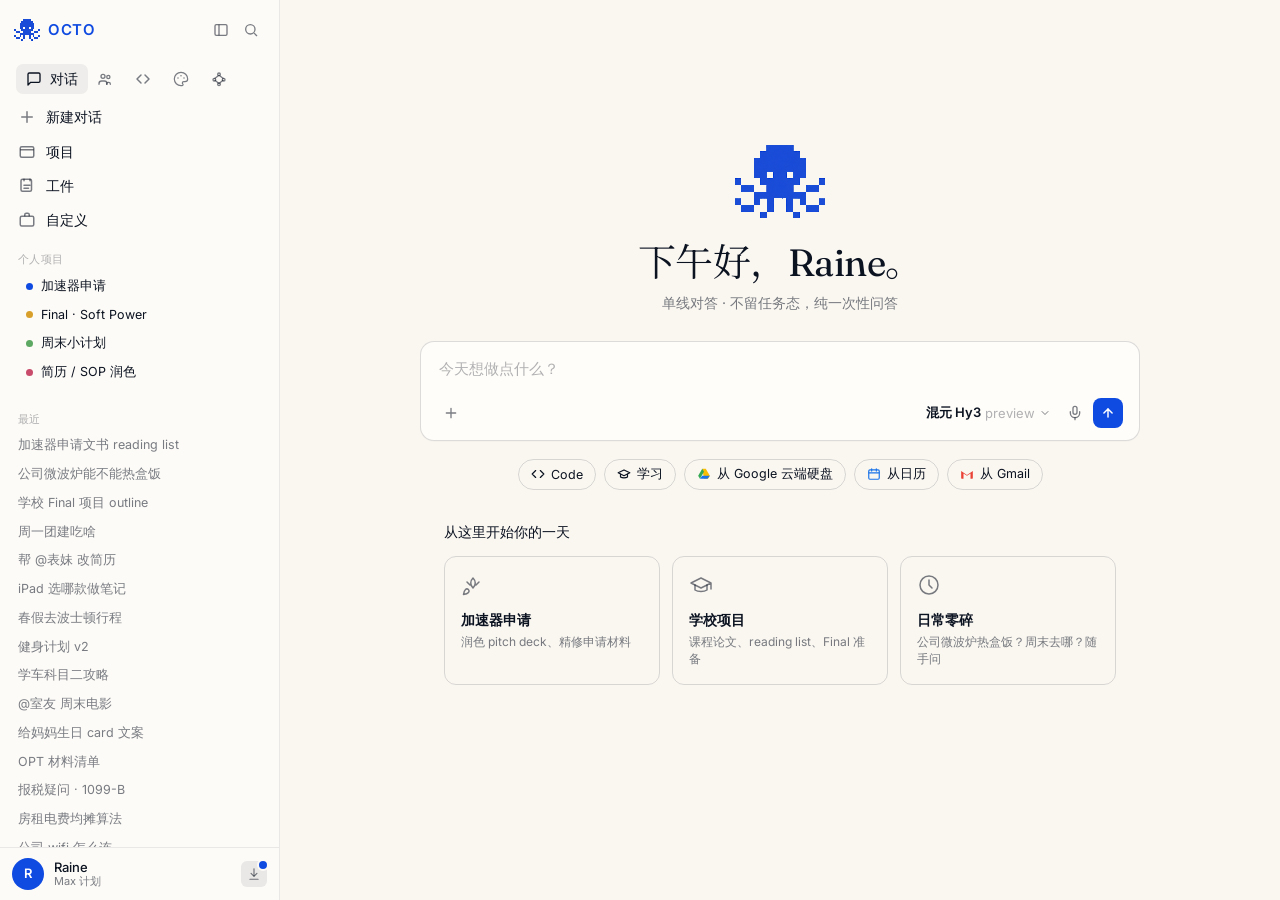
<file: OCTO-workbench.html>
<!doctype html>
<html lang="zh-CN" data-theme="light">
<head>
<meta charset="utf-8" />
<meta name="viewport" content="width=device-width,initial-scale=1" />
<title>OCTO — 智能工作台</title>
<link rel="preconnect" href="https://fonts.googleapis.com">
<link rel="preconnect" href="https://fonts.gstatic.com" crossorigin>
<link rel="stylesheet" href="https://fonts.googleapis.com/css2?family=Inter:wght@400;500;600&family=Fraunces:opsz,wght@9..144,300;9..144,400;9..144,500&family=IBM+Plex+Mono:wght@400;500&family=Noto+Serif+SC:wght@400;500;600&display=swap">
<style>
  :root {
    --paper: #FAF7F1;
    --paper-2: #FDFBF7;
    --paper-line: rgba(11,18,32,0.08);
    --paper-line-strong: rgba(11,18,32,0.14);
    --hover-soft: rgba(11,18,32,0.035);
    --hover-mid: rgba(11,18,32,0.06);
    --ink: #0B1220;
    --ink-mut: rgba(11,18,32,0.55);
    --ink-faint: rgba(11,18,32,0.32);
    --cobalt: #104BE1;
    --cobalt-soft: rgba(16,75,225,0.08);
    --paper-input: #FFFDF9;
    --warn: #B42318;
    --sans: 'Inter', 'PingFang SC', 'Hiragino Sans GB', 'Microsoft YaHei', system-ui, sans-serif;
    --serif: 'Fraunces', 'Noto Serif SC', 'Songti SC', 'STSong', serif;
    --mono: 'IBM Plex Mono', Menlo, monospace;
    --sidebar-w: 280px;
  }
  * { box-sizing: border-box; }
  html, body { margin: 0; padding: 0; height: 100%; }
  body {
    font-family: var(--sans);
    background: var(--paper);
    color: var(--ink);
    font-size: 14px;
    line-height: 1.5;
    -webkit-font-smoothing: antialiased;
  }

  /* shell */
  .shell {
    display: grid;
    grid-template-columns: var(--sidebar-w) 1fr;
    height: 100vh;
  }

  /* ============== LANDING (shown before login) ============== */
  .landing-view { display: none; }
  body.landing-shown .landing-view {
    display: flex;
    flex-direction: column;
    min-height: 100vh;
    background: var(--paper);
    position: relative;
  }
  body.landing-shown .shell { display: none; }

  .landing-bar {
    display: flex;
    align-items: center;
    justify-content: space-between;
    padding: 22px 32px;
    flex-wrap: wrap;
    gap: 16px;
  }
  .lb-brand { display: flex; align-items: center; gap: 12px; }
  .lb-mark {
    width: 38px; height: 38px;
    background: var(--cobalt);
    display: flex; align-items: center; justify-content: center;
    padding: 5px;
  }
  .lb-mark img {
    width: 100%; height: auto;
    image-rendering: pixelated;
    filter: brightness(0) invert(1);
  }
  .lb-meta { line-height: 1.25; }
  .lb-name {
    font-family: var(--mono);
    font-weight: 700;
    font-size: 13px;
    letter-spacing: 1.6px;
    color: var(--ink);
  }
  .lb-sub {
    font-family: var(--mono);
    font-size: 10.5px;
    color: var(--ink-mut);
    letter-spacing: 0.5px;
  }
  .lb-nav { display: flex; align-items: center; gap: 4px; flex-wrap: wrap; }
  .lb-link {
    font-family: var(--mono);
    font-size: 11.5px;
    letter-spacing: 1.4px;
    color: var(--ink-mut);
    padding: 8px 12px;
    cursor: pointer;
    text-decoration: none;
    border-radius: 3px;
    border: 1px solid transparent;
  }
  .lb-link:hover { color: var(--ink); }
  .lb-link.active {
    border-color: var(--cobalt);
    color: var(--cobalt);
  }
  .lb-cta {
    border: 1px solid var(--cobalt);
    background: var(--cobalt);
    color: #fff;
    font-family: var(--mono);
    font-size: 11.5px;
    letter-spacing: 1.4px;
    padding: 8px 14px;
    cursor: pointer;
    border-radius: 3px;
    margin-left: 8px;
    font-weight: 600;
  }
  .lb-cta:hover { opacity: 0.9; }
  .lb-btn {
    border: 1px solid var(--paper-line-strong);
    background: transparent;
    font-family: var(--mono);
    font-size: 11.5px;
    letter-spacing: 1.4px;
    color: var(--ink);
    padding: 8px 12px;
    cursor: pointer;
    border-radius: 3px;
  }
  .lb-btn:hover { background: var(--hover-soft); }

  .landing-hero {
    flex: 1;
    display: grid;
    grid-template-columns: 1fr 1fr;
    align-items: center;
    padding: 0 64px 80px;
    gap: 48px;
  }
  @media (max-width: 900px) {
    .landing-hero { grid-template-columns: 1fr; padding: 0 32px 60px; }
    .lh-right { display: none; }
  }
  .lh-left { padding-left: 40px; }

  .stencil-hero {
    margin: 0 0 32px;
    display: flex;
    flex-direction: column;
    gap: 4px;
    font-family: var(--mono);
    font-weight: 700;
    line-height: 1;
  }
  .s-line { display: block; line-height: 1; }
  .dot-text, .solid-text {
    font-size: 96px;
    letter-spacing: -3px;
    line-height: 1;
    color: transparent;
    -webkit-background-clip: text;
    background-clip: text;
    display: inline-block;
  }
  .dot-text {
    background-image: radial-gradient(circle, #0B1220 1.7px, transparent 1.8px);
    background-size: 7px 7px;
  }
  .solid-text {
    background-image: radial-gradient(circle, #1B3FE5 2.6px, transparent 2.7px);
    background-size: 7px 7px;
  }
  .lh-copy {
    font-family: var(--sans);
    font-size: 15px;
    line-height: 1.6;
    color: var(--ink);
    max-width: 480px;
    margin: 0 0 32px;
  }
  .lh-cta {
    background: var(--cobalt);
    color: #fff;
    border: none;
    font-family: var(--mono);
    font-size: 13px;
    font-weight: 600;
    letter-spacing: 1.6px;
    padding: 14px 28px;
    cursor: pointer;
    border-radius: 0;
    transition: opacity 0.12s, transform 0.08s;
  }
  .lh-cta:hover { opacity: 0.9; }
  .lh-cta:active { transform: scale(0.98); }

  .lh-right {
    display: flex;
    align-items: center;
    justify-content: center;
  }
  .constellation {
    width: 100%;
    max-width: 580px;
    aspect-ratio: 1 / 1;
    height: auto;
    display: block;
  }

  /* inverse-blend cursor dot — only visible on landing */
  #cursorDot {
    display: none;
    position: fixed;
    top: 0; left: 0;
    width: 22px; height: 22px;
    border-radius: 50%;
    background: #FAF7F1;
    mix-blend-mode: difference;
    pointer-events: none;
    z-index: 9999;
    transform: translate(-50%, -50%);
    transition: width 0.16s ease, height 0.16s ease, opacity 0.2s;
  }
  body.landing-shown #cursorDot { display: block; }
  body.landing-shown { cursor: none; }
  body.landing-shown .landing-view * { cursor: none; }
  #cursorDot.is-hot { width: 38px; height: 38px; }

  /* sidebar */
  .sidebar {
    background: var(--paper-2);
    border-right: 1px solid var(--paper-line);
    display: flex;
    flex-direction: column;
    overflow: hidden;
    position: relative;
  }
  /* user is dragging — disable transition so drag feels 1:1 */
  .shell.dragging,
  .shell.dragging .sidebar { transition: none !important; }
  /* draggable resizer — sits on the right edge of the sidebar */
  .sb-resizer {
    position: absolute;
    top: 0;
    right: -3px;
    width: 6px;
    height: 100%;
    cursor: col-resize;
    z-index: 50;
    background: transparent;
    transition: background 0.15s;
  }
  .sb-resizer::after {
    content: '';
    position: absolute;
    top: 0; bottom: 0; left: 2px;
    width: 2px;
    background: transparent;
    transition: background 0.15s;
  }
  .sb-resizer:hover::after,
  .shell.dragging .sb-resizer::after { background: var(--cobalt); opacity: 0.5; }
  .shell.collapsed .sb-resizer { display: none; }
  /* collapsed state */
  .shell.collapsed {
    grid-template-columns: 56px 1fr !important;
  }
  .shell.collapsed .sb-brand,
  .shell.collapsed #searchBtn,
  .shell.collapsed .sb-search,
  .shell.collapsed .sb-label,
  .shell.collapsed .mp-label,
  .shell.collapsed .sb-group-title,
  .shell.collapsed .sb-recent,
  .shell.collapsed .sb-account,
  .shell.collapsed .sb-download,
  .shell.collapsed .sb-projects-group,
  .shell.collapsed .sb-workspace-group,
  .shell.collapsed .sb-stages-group { display: none; }
  .shell.collapsed .sb-top { padding: 16px 8px 8px; flex-direction: column; gap: 10px; }
  .shell.collapsed .sb-brand-row { justify-content: center; }
  .shell.collapsed .sb-brand-mark img { width: 24px; }
  .shell.collapsed .sb-tools { flex-direction: column; }
  .shell.collapsed .sb-item { justify-content: center; padding: 8px 8px; }
  .shell.collapsed .sb-item .sb-ico { margin: 0; }
  .shell.collapsed .sb-bottom { justify-content: center; padding: 10px 8px; }
  /* collapsed: mode pill row → vertical icon stack */
  .shell.collapsed .sb-item.mode-row {
    flex-direction: column;
    gap: 2px;
    padding: 4px 0;
  }
  .shell.collapsed .mode-pill {
    width: 36px;
    height: 32px;
    padding: 0 !important;
    justify-content: center;
    border-radius: 7px;
  }
  .shell.collapsed .mode-pill .mp-label { display: none; }
  .shell.collapsed .mode-pill svg { margin: 0; }
  /* collapsed: hide mode pill expand-on-hover */
  .shell.collapsed .mode-pill:hover .mp-label { display: none; }

  .sb-top {
    padding: 16px 14px 8px;
    display: flex;
    align-items: center;
    justify-content: space-between;
  }

  .sb-brand-row {
    display: flex;
    align-items: center;
    gap: 8px;
  }
  .sb-brand-mark {
    color: var(--cobalt);
    display: flex;
    align-items: center;
    flex-shrink: 0;
  }
  .sb-brand-mark img { width: 26px; height: auto; display: block; image-rendering: pixelated; }
  .sb-brand {
    font-family: var(--sans);
    font-weight: 600;
    font-size: 15px;
    letter-spacing: 0.5px;
    color: var(--cobalt);
  }

  /* workspace badge — team identity */
  .sb-workspace {
    padding: 6px 12px 12px;
    border-bottom: 1px solid var(--paper-line);
    margin-bottom: 4px;
  }
  .ws-pill {
    display: flex;
    align-items: center;
    gap: 6px;
    padding: 7px 10px;
    border-radius: 7px;
    background: var(--cobalt-soft);
    font-size: 12.5px;
    color: var(--ink);
    cursor: pointer;
    margin-bottom: 8px;
    width: 100%;
    border: none;
    font-family: var(--sans);
    transition: background 0.12s;
  }
  .ws-pill:hover { background: rgba(16,75,225,0.12); }
  .ws-icon { color: var(--cobalt); font-weight: 600; font-size: 13px; }
  .ws-name { font-weight: 500; flex: 1; text-align: left; }
  .ws-count { color: var(--ink-mut); font-size: 11px; }
  .ws-chevron { width: 12px; height: 12px; color: var(--ink-mut); }

  .ws-avatars {
    display: flex;
    align-items: center;
    padding: 0 4px;
  }
  .ws-avatar {
    width: 22px; height: 22px;
    border-radius: 50%;
    border: 2px solid var(--paper-2);
    display: flex; align-items: center; justify-content: center;
    font-size: 10px;
    font-weight: 600;
    color: #fff;
    margin-left: -4px;
    flex-shrink: 0;
    background: var(--ink-mut);
  }
  .ws-avatar:first-child { margin-left: 0; }
  .ws-avatar.av-r { background: #104BE1; }
  .ws-avatar.av-s { background: #DD8024; }
  .ws-avatar.av-m { background: #2FA37B; }
  .ws-avatar.av-l { background: #8B5CF6; }
  .ws-avatar.av-d { background: #B42318; }
  .ws-avatar.av-more {
    background: transparent;
    border: 1.5px dashed var(--paper-line-strong);
    color: var(--ink-mut);
    font-size: 9px;
  }

  /* sidebar search */
  .sb-search { padding: 4px 12px 8px; }
  .sb-search input {
    width: 100%;
    border: 1px solid var(--paper-line-strong);
    background: var(--paper-input);
    border-radius: 7px;
    padding: 6px 10px;
    font-size: 13px;
    font-family: var(--sans);
    color: var(--ink);
    outline: none;
    transition: border-color 0.12s;
  }
  .sb-search input:focus { border-color: var(--cobalt); }
  .sb-search input::placeholder { color: var(--ink-faint); }

  .sb-tools {
    display: flex;
    gap: 2px;
  }
  .sb-tools button {
    border: none;
    background: transparent;
    width: 28px;
    height: 28px;
    border-radius: 6px;
    cursor: pointer;
    display: flex;
    align-items: center;
    justify-content: center;
    color: var(--ink-mut);
  }
  .sb-tools button:hover { background: var(--hover-soft); color: var(--ink); }
  .sb-tools button svg { width: 16px; height: 16px; }

  /* sidebar nav */
  .sb-nav { padding: 6px 8px 0; }

  .sb-item {
    display: flex;
    align-items: center;
    gap: 10px;
    padding: 7px 10px;
    border-radius: 7px;
    cursor: pointer;
    color: var(--ink);
    font-size: 13.5px;
    text-decoration: none;
  }
  .sb-item { transition: background 0.12s; }
  .sb-item:hover { background: var(--hover-soft); }
  .sb-item.active { background: var(--hover-mid); }

  .sb-item .sb-ico {
    width: 18px;
    height: 18px;
    color: var(--ink-mut);
    display: flex;
    align-items: center;
    justify-content: center;
    flex-shrink: 0;
  }
  .sb-item.active .sb-ico { color: var(--cobalt); }
  .sb-item .sb-ico svg { width: 18px; height: 18px; }

  .sb-item .sb-label { flex: 1; }

  /* mode icons (Chat/Cowork/Code/Design) — packed close together */
  .sb-modes {
    display: flex;
    gap: 1px;
    margin-left: auto;
  }
  .sb-modes .mode-ico {
    width: 22px;
    height: 22px;
    border-radius: 4px;
    display: flex;
    align-items: center;
    justify-content: center;
    color: var(--ink-mut);
    cursor: pointer;
  }
  .sb-modes .mode-ico:hover { background: var(--hover-soft); color: var(--ink); }
  .sb-modes .mode-ico.on { color: var(--cobalt); background: rgba(16,75,225,0.10); }
  .sb-modes .mode-ico svg { width: 13px; height: 13px; }

  /* sidebar groups */
  .sb-group {
    padding: 4px 8px;
    margin-top: 4px;
  }
  .sb-group-title {
    padding: 6px 10px 4px;
    font-size: 11px;
    color: var(--ink-faint);
    letter-spacing: 0.4px;
  }

  .sb-recent {
    flex: 1;
    overflow-y: auto;
    padding: 0 8px 8px;
  }
  .sb-recent::-webkit-scrollbar { width: 6px; }
  .sb-recent::-webkit-scrollbar-thumb { background: var(--paper-line); border-radius: 3px; }
  .sb-recent-item {
    padding: 5px 10px;
    border-radius: 6px;
    font-size: 12.5px;
    color: var(--ink-mut);
    cursor: pointer;
    overflow: hidden;
    text-overflow: ellipsis;
    white-space: nowrap;
  }
  .sb-recent-item { transition: background 0.12s; }
  .sb-recent-item:hover { background: var(--hover-soft); color: var(--ink); }

  /* sidebar bottom */
  .sb-bottom {
    padding: 10px 12px;
    border-top: 1px solid var(--paper-line);
    display: flex;
    align-items: center;
    gap: 10px;
    background: var(--paper-2);
  }
  .sb-avatar {
    width: 32px;
    height: 32px;
    border-radius: 50%;
    background: var(--cobalt);
    color: #fff;
    display: flex;
    align-items: center;
    justify-content: center;
    font-weight: 600;
    font-size: 13px;
  }
  .sb-account { flex: 1; line-height: 1.2; }
  .sb-account-name { font-size: 13px; font-weight: 500; color: var(--ink); }
  .sb-account-plan { font-size: 11px; color: var(--ink-mut); }
  .sb-download {
    width: 26px;
    height: 26px;
    border-radius: 6px;
    display: flex;
    align-items: center;
    justify-content: center;
    color: var(--ink-mut);
    background: var(--paper-line);
    cursor: pointer;
    position: relative;
  }
  .sb-download:hover { color: var(--ink); }
  .sb-download svg { width: 14px; height: 14px; }
  .sb-download::after {
    content: '';
    position: absolute;
    top: -2px; right: -2px;
    width: 8px; height: 8px;
    border-radius: 50%;
    background: var(--cobalt);
    border: 2px solid var(--paper-2);
  }

  /* main */
  .main {
    display: flex;
    flex-direction: column;
    align-items: center;
    overflow-y: auto;
    padding: 0 24px;
    position: relative;
  }
  .main-ghost {
    position: absolute;
    top: 14px;
    right: 18px;
    color: var(--ink-faint);
    cursor: pointer;
  }
  .main-ghost svg { width: 22px; height: 22px; }
  .main-ghost:hover { color: var(--ink); }

  .hero-wrap {
    width: 100%;
    max-width: 720px;
    margin-top: 16vh;
    text-align: center;
  }

  .hero-mark {
    margin-bottom: 22px;
    display: flex;
    justify-content: center;
  }
  .hero-mark img {
    width: 92px;
    height: auto;
    display: block;
    image-rendering: pixelated;
  }
  .hero-mark svg {
    width: 88px;
    height: auto;
    color: var(--cobalt);
  }

  .hero-title {
    font-family: var(--serif);
    font-weight: 400;
    font-size: 38px;
    line-height: 1.15;
    color: var(--ink);
    margin: 0 0 8px;
    letter-spacing: -0.5px;
  }
  .hero-subtitle {
    font-family: var(--sans);
    font-size: 14px;
    color: var(--ink-mut);
    margin: 0 0 28px;
    line-height: 1.5;
  }
  .hero-subtitle strong { color: var(--ink); font-weight: 500; }
  .hl-warn { color: var(--cobalt); font-weight: 500; }

  /* input */
  .hero-input {
    background: var(--paper-input);
    border: 1px solid var(--paper-line-strong);
    border-radius: 14px;
    padding: 14px 16px 12px;
    text-align: left;
    box-shadow: 0 1px 0 rgba(0,0,0,0.02);
    transition: border-color 0.15s;
  }
  .hero-input:focus-within { border-color: var(--ink-faint); }
  .hero-input textarea {
    width: 100%;
    border: none;
    outline: none;
    font-family: var(--sans);
    font-size: 15px;
    color: var(--ink);
    background: transparent;
    resize: none;
    min-height: 22px;
    line-height: 1.5;
    overflow: hidden;
  }
  .hero-input textarea::placeholder { color: var(--ink-faint); }
  .hero-input-bar {
    display: flex;
    align-items: center;
    justify-content: space-between;
    margin-top: 10px;
  }
  .hi-add, .hi-mic {
    width: 28px;
    height: 28px;
    border-radius: 8px;
    border: none;
    background: transparent;
    cursor: pointer;
    color: var(--ink-mut);
    display: flex;
    align-items: center;
    justify-content: center;
  }
  .hi-add:hover, .hi-mic:hover { background: var(--paper-line); color: var(--ink); }
  .hi-add svg, .hi-mic svg { width: 16px; height: 16px; }

  /* send button — replaces mic when there's text */
  .hi-send {
    width: 30px;
    height: 30px;
    border-radius: 8px;
    border: none;
    background: var(--cobalt);
    color: #fff;
    cursor: pointer;
    display: flex;
    align-items: center;
    justify-content: center;
    transition: opacity 0.15s, transform 0.08s;
  }
  .hi-send:hover { opacity: 0.88; }
  .hi-send:active { transform: scale(0.94); }
  .hi-send svg { width: 14px; height: 14px; }
  .hi-send:disabled { opacity: 0.45; cursor: not-allowed; }

  /* ============== CONVERSATION MODE ============== */
  .conv-titlebar {
    display: none;
    align-items: center;
    justify-content: space-between;
    width: 100%;
    height: 52px;
    padding: 0 24px;
    border-bottom: 1px solid var(--paper-line);
    position: sticky;
    top: 0;
    background: var(--paper);
    z-index: 5;
    flex-shrink: 0;
  }
  .main.in-conv .conv-titlebar { display: flex; }

  .conv-title {
    display: flex; align-items: center; gap: 6px;
    font-size: 14px; font-weight: 500;
    color: var(--ink); background: none; border: none;
    cursor: pointer; padding: 6px 10px; border-radius: 7px;
    font-family: var(--sans);
  }
  .conv-title:hover { background: var(--hover-soft); }
  .conv-title svg { width: 14px; height: 14px; color: var(--ink-mut); }
  .conv-title .ct-text {
    max-width: 380px; overflow: hidden; text-overflow: ellipsis; white-space: nowrap;
  }

  .ct-share {
    border: none; background: transparent;
    width: 30px; height: 30px;
    border-radius: 7px;
    color: var(--ink-mut); cursor: pointer;
    display: flex; align-items: center; justify-content: center;
  }
  .ct-share:hover { background: var(--hover-soft); color: var(--ink); }
  .ct-share svg { width: 16px; height: 16px; }

  .conv-history {
    display: none;
    flex-direction: column;
    gap: 22px;
    width: 100%;
    max-width: 720px;
    padding: 24px 24px 12px;
    margin: 0 auto;
  }
  .main.in-conv .conv-history { display: flex; flex: 1; }

  /* messages */
  .msg { display: flex; flex-direction: column; gap: 6px; }
  .msg.user { align-items: flex-end; }
  .msg.user .msg-bubble {
    background: var(--paper-2);
    padding: 10px 14px;
    border-radius: 16px;
    max-width: 78%;
    font-size: 14.5px;
    line-height: 1.55;
    border: 1px solid var(--paper-line);
    white-space: pre-wrap;
    word-wrap: break-word;
  }

  .msg.agent { align-items: flex-start; }
  .msg.agent .msg-mark {
    width: 26px;
    height: 20px;
    color: var(--cobalt);
    margin-bottom: 4px;
  }
  .msg.agent .msg-mark img {
    width: 100%; height: 100%;
    display: block; image-rendering: pixelated;
  }
  .msg.agent .msg-mark svg {
    width: 100%; height: 100%;
    fill: currentColor; shape-rendering: crispEdges;
  }
  .msg.agent .msg-text {
    font-size: 14.5px;
    line-height: 1.7;
    color: var(--ink);
    white-space: pre-wrap;
    word-wrap: break-word;
    width: 100%;
  }
  .msg.agent .msg-text strong { font-weight: 600; }
  .msg.agent .msg-text code {
    background: var(--paper-2);
    padding: 1px 5px;
    border-radius: 4px;
    font-family: var(--mono);
    font-size: 13px;
  }
  .blinky {
    display: inline-block;
    width: 7px;
    height: 14px;
    background: var(--ink);
    vertical-align: text-bottom;
    margin-left: 1px;
    animation: blink 0.85s steps(2) infinite;
  }
  @keyframes blink { 0%,49%{opacity:1;} 50%,100%{opacity:0;} }

  /* ============== Rich agent reply blocks ============== */
  /* container for the full agent turn (mark + thinking + actions + text + sources) */
  .msg.agent .msg-content {
    width: 100%;
    display: flex;
    flex-direction: column;
    gap: 10px;
  }

  /* thinking block — collapsible, italic preview */
  .msg-thinking {
    background: transparent;
    border-left: 2px solid var(--paper-line-strong);
    padding: 6px 14px;
    margin: 0;
    font-size: 12.5px;
    color: var(--ink-mut);
  }
  .msg-thinking summary {
    cursor: pointer;
    list-style: none;
    display: inline-flex;
    align-items: center;
    gap: 8px;
    font-family: var(--mono);
    font-size: 11.5px;
    letter-spacing: 0.3px;
    color: var(--ink-mut);
    text-transform: uppercase;
    font-weight: 500;
  }
  .msg-thinking summary::-webkit-details-marker { display: none; }
  .msg-thinking summary::before {
    content: '▸';
    font-size: 9px;
    transition: transform 0.15s;
  }
  .msg-thinking[open] summary::before { transform: rotate(90deg); }
  .msg-thinking .mt-body {
    margin-top: 8px;
    padding: 8px 0 4px;
    font-style: italic;
    line-height: 1.7;
    white-space: pre-wrap;
  }
  .msg-thinking .mt-dot {
    width: 6px; height: 6px;
    border-radius: 50%;
    background: var(--cobalt);
    display: inline-block;
    animation: pulse 1.6s ease-in-out infinite;
  }
  @keyframes pulse {
    0%, 100% { opacity: 0.4; transform: scale(1); }
    50% { opacity: 1; transform: scale(1.3); }
  }

  /* action card — search / tool call / file edit / code run */
  .msg-action {
    display: flex;
    align-items: center;
    gap: 12px;
    padding: 10px 14px;
    background: var(--paper-2);
    border: 1px solid var(--paper-line);
    border-radius: 10px;
    cursor: pointer;
    transition: background 0.15s, border-color 0.15s;
  }
  .msg-action:hover {
    background: var(--hover-soft);
    border-color: var(--paper-line-strong);
  }
  .msg-action .ma-ico {
    width: 28px;
    height: 28px;
    border-radius: 7px;
    background: var(--paper-input);
    border: 1px solid var(--paper-line);
    display: inline-flex;
    align-items: center;
    justify-content: center;
    flex-shrink: 0;
    color: var(--ink-mut);
  }
  .msg-action .ma-ico svg { width: 14px; height: 14px; }
  .msg-action.is-search .ma-ico { color: #5DA862; background: rgba(93,168,98,0.1); border-color: rgba(93,168,98,0.25); }
  .msg-action.is-tool .ma-ico { color: var(--cobalt); background: rgba(16,75,225,0.08); border-color: rgba(16,75,225,0.22); }
  .msg-action.is-edit .ma-ico { color: #C68A14; background: rgba(198,138,20,0.1); border-color: rgba(198,138,20,0.22); }
  .msg-action.is-code .ma-ico { color: var(--ink); background: var(--paper); }
  .msg-action.is-knowledge .ma-ico { color: #7A4FBE; background: rgba(122,79,190,0.1); border-color: rgba(122,79,190,0.22); }
  .msg-action .ma-meta {
    flex: 1;
    min-width: 0;
    display: flex;
    flex-direction: column;
    gap: 1px;
  }
  .msg-action .ma-title {
    font-size: 13px;
    color: var(--ink);
    font-weight: 500;
    overflow: hidden;
    text-overflow: ellipsis;
    white-space: nowrap;
  }
  .msg-action .ma-sub {
    font-size: 11px;
    color: var(--ink-mut);
    font-family: var(--mono);
    letter-spacing: 0.2px;
  }
  .msg-action .ma-arrow {
    color: var(--ink-faint);
    font-size: 14px;
    flex-shrink: 0;
  }
  .msg-action.is-running .ma-ico { animation: pulse 1.4s ease-in-out infinite; }

  /* code block (inside agent reply) */
  .msg-codeblock {
    background: #0F1419;
    border-radius: 10px;
    padding: 0;
    overflow: hidden;
    font-family: var(--mono);
    font-size: 12.5px;
    line-height: 1.7;
    color: #C9D1D9;
  }
  .msg-codeblock-head {
    display: flex;
    align-items: center;
    justify-content: space-between;
    padding: 7px 14px;
    background: #161B22;
    border-bottom: 1px solid rgba(255,255,255,0.06);
    color: rgba(201,209,217,0.65);
    font-size: 11px;
    letter-spacing: 0.4px;
  }
  .msg-codeblock-head .mc-lang { font-weight: 500; text-transform: uppercase; }
  .msg-codeblock-head .mc-copy {
    font-family: var(--mono);
    font-size: 10.5px;
    color: rgba(201,209,217,0.5);
    background: transparent;
    border: 0;
    cursor: pointer;
    padding: 2px 6px;
    border-radius: 4px;
  }
  .msg-codeblock-head .mc-copy:hover { color: #fff; background: rgba(255,255,255,0.06); }
  .msg-codeblock pre {
    margin: 0;
    padding: 14px 18px;
    overflow-x: auto;
    white-space: pre;
  }
  .msg-codeblock .ck-kw { color: #FF7B72; }
  .msg-codeblock .ck-fn { color: #D2A8FF; }
  .msg-codeblock .ck-str { color: #A5D6FF; }
  .msg-codeblock .ck-com { color: #8B949E; font-style: italic; }
  .msg-codeblock .ck-num { color: #79C0FF; }

  /* sources strip — small pill cards under the agent reply */
  .msg-sources {
    display: flex;
    flex-wrap: wrap;
    gap: 6px;
    margin-top: 4px;
  }
  .src-card {
    display: inline-flex;
    align-items: center;
    gap: 6px;
    padding: 5px 10px;
    background: var(--paper-2);
    border: 1px solid var(--paper-line);
    border-radius: 999px;
    font-size: 11.5px;
    color: var(--ink-mut);
    text-decoration: none;
    cursor: pointer;
    transition: background 0.15s, color 0.15s;
  }
  .src-card:hover { background: var(--hover-soft); color: var(--ink); }
  .src-card .src-ico { font-size: 11px; }
  .src-card .src-meta { color: var(--ink-faint); font-family: var(--mono); font-size: 10px; }

  /* msg.agent layout adjusted: mark sits on top of content */
  .msg.agent .msg-content > .msg-mark {
    margin-bottom: 2px;
    width: 22px;
    height: 18px;
  }

  /* ============== Code mode: split layout when in conv (chat left, canvas right) ============== */
  body[data-mode="code"] .main.in-conv {
    display: grid;
    grid-template-columns: minmax(0, 1fr) 460px;
    grid-template-areas:
      "convhist canvas"
      "herowrap canvas"
      "convfoot canvas";
    align-items: stretch;
    padding: 0;
  }
  body[data-mode="code"] .main.in-conv .conv-titlebar { grid-column: 1 / -1; }
  body[data-mode="code"] .main.in-conv .conv-history { grid-area: convhist; }
  body[data-mode="code"] .main.in-conv .hero-wrap { grid-area: herowrap; }
  body[data-mode="code"] .main.in-conv .conv-foot { grid-area: convfoot; }
  body[data-mode="code"] .main.in-conv .conv-canvas { grid-area: canvas; display: flex; }

  /* canvas pane — only shown in Code mode + in-conv */
  .conv-canvas {
    display: none;
    flex-direction: column;
    background: var(--paper-2);
    border-left: 1px solid var(--paper-line);
    overflow: hidden;
    height: 100vh;
    position: sticky;
    top: 0;
  }
  body:not([data-mode="code"]) .conv-canvas { display: none !important; }
  body[data-mode="code"] .main:not(.in-conv) .conv-canvas { display: none; }
  .canvas-tabs {
    display: flex;
    align-items: center;
    gap: 2px;
    padding: 10px 14px;
    border-bottom: 1px solid var(--paper-line);
    background: var(--paper-2);
  }
  .canvas-tab {
    font-family: var(--mono);
    font-size: 11px;
    letter-spacing: 0.4px;
    color: var(--ink-mut);
    background: transparent;
    border: 0;
    padding: 6px 12px;
    border-radius: 6px;
    cursor: pointer;
    text-transform: uppercase;
    font-weight: 500;
  }
  .canvas-tab:hover { background: var(--hover-soft); color: var(--ink); }
  .canvas-tab.active {
    background: #fff;
    color: var(--ink);
    box-shadow: 0 1px 2px rgba(11,18,32,0.06);
  }
  .canvas-tabs .canvas-spacer { flex: 1; }
  .canvas-tab-meta {
    font-family: var(--mono);
    font-size: 10.5px;
    color: var(--ink-faint);
    letter-spacing: 0.3px;
  }
  .canvas-body {
    flex: 1;
    overflow: auto;
    background: #fff;
  }
  .canvas-body[data-pane="code"] {
    background: #0F1419;
    color: #C9D1D9;
    font-family: var(--mono);
    font-size: 12.5px;
    line-height: 1.75;
    padding: 18px 20px;
    white-space: pre;
  }
  .canvas-body[data-pane="preview"] {
    padding: 24px;
  }
  .canvas-preview-card {
    background: #fff;
    border: 1px solid var(--paper-line);
    border-radius: 10px;
    padding: 18px;
    box-shadow: 0 1px 3px rgba(11,18,32,0.04);
  }

  /* hide welcome / starter elements when in conversation mode (all modes) */
  .main.in-conv .main-ghost,
  .main.in-conv .hero-mark,
  .main.in-conv .hero-title,
  .main.in-conv .chips,
  .main.in-conv .setup,
  .main.in-conv .code-hero,
  .main.in-conv .code-dashboard,
  .main.in-conv .code-source-panel,
  .main.in-conv .repo-bar,
  .main.in-conv .design-hero,
  .main.in-conv .design-inspo,
  .main.in-conv .design-dropzone,
  .main.in-conv .cowork-block,
  .main.in-conv .adp-footer { display: none !important; }

  /* setup section base styling */
  .setup {
    width: 100%;
    max-width: 720px;
    margin: 32px auto 80px;
    padding: 0 24px;
  }
  .setup-title {
    font-size: 13.5px;
    color: var(--ink);
    margin: 0 0 14px;
    font-weight: 400;
  }
  .setup-cards {
    display: grid;
    grid-template-columns: 1fr 1fr 1fr;
    gap: 12px;
  }
  .setup-card {
    background: transparent;
    border: 1px solid var(--paper-line-strong);
    border-radius: 12px;
    padding: 16px;
    cursor: pointer;
    transition: background 0.12s, border-color 0.12s;
  }
  .setup-card:hover {
    background: var(--hover-soft);
    border-color: var(--ink-faint);
  }
  .setup-card .ico {
    width: 24px;
    height: 24px;
    color: var(--ink-mut);
    margin-bottom: 12px;
    display: block;
  }
  .setup-card h3 {
    font-size: 14px;
    font-weight: 600;
    margin: 0 0 4px;
    color: var(--ink);
  }
  .setup-card p {
    font-size: 12px;
    color: var(--ink-mut);
    margin: 0;
    line-height: 1.4;
  }
  .main.in-conv .setup { display: none; }

  /* Mode row: 4 fixed-slot pills; only active one expands its label */
  .sb-item.mode-row {
    display: flex;
    align-items: center;
    gap: 2px;
    padding: 6px 8px;
    cursor: default;
  }
  .sb-item.mode-row:hover { background: transparent; }
  .mode-pill {
    display: inline-flex;
    align-items: center;
    gap: 6px;
    padding: 5px 7px;
    border-radius: 7px;
    color: var(--ink-mut);
    cursor: pointer;
    transition: background 0.12s, color 0.12s;
    flex-shrink: 0;
  }
  .mode-pill:hover { background: var(--hover-soft); color: var(--ink); }
  .mode-pill svg { width: 16px; height: 16px; flex-shrink: 0; }
  .mode-pill .mp-label {
    display: inline-block;
    font-size: 13.5px;
    font-weight: 500;
    max-width: 0;
    overflow: hidden;
    white-space: nowrap;
    opacity: 0;
    transition: max-width 0.18s ease, opacity 0.14s ease, margin-left 0.18s ease;
    margin-left: 0;
  }
  .mode-pill:hover .mp-label {
    max-width: 80px;
    opacity: 1;
    margin-left: 2px;
  }
  /* active pill: expand label + cobalt highlight */
  body[data-mode="chat"] .mode-pill[data-mode="chat"],
  body[data-mode="cowork"] .mode-pill[data-mode="cowork"],
  body[data-mode="code"] .mode-pill[data-mode="code"],
  body[data-mode="design"] .mode-pill[data-mode="design"] {
    background: var(--hover-mid);
    color: var(--ink);
    padding: 5px 10px;
  }
  body[data-mode="chat"] .mode-pill[data-mode="chat"] .mp-label,
  body[data-mode="cowork"] .mode-pill[data-mode="cowork"] .mp-label,
  body[data-mode="code"] .mode-pill[data-mode="code"] .mp-label,
  body[data-mode="design"] .mode-pill[data-mode="design"] .mp-label,
  body[data-mode="multi"] .mode-pill[data-mode="multi"] .mp-label {
    max-width: 80px;
    opacity: 1;
    margin-left: 2px;
  }
  /* multi mode active pill cobalt highlight (parity with other modes) */
  body[data-mode="multi"] .mode-pill[data-mode="multi"] {
    background: var(--hover-mid);
    color: var(--ink);
    padding: 5px 10px;
  }

  /* personal projects: only show in chat mode */
  .sb-projects-group { display: none; }
  body[data-mode="chat"] .sb-projects-group { display: block; }

  /* workspace group (Cowork mode) — replaces personal projects in same slot */
  .sb-workspace-group { display: none; padding: 4px 8px; }
  body[data-mode="cowork"] .sb-workspace-group { display: block; }
  .sb-workspace-inner {
    padding: 0 6px;
  }

  /* 多 Agent: vertical pipeline tracker in sidebar (B/W/grey only) */
  .sb-stages-group { display: none; padding: 4px 8px; }
  body[data-mode="multi"] .sb-stages-group { display: block; }
  .sb-stages-list {
    padding: 4px 6px 6px;
    position: relative;
  }
  .sb-stage {
    display: flex;
    align-items: flex-start;
    gap: 9px;
    padding: 6px 8px;
    border-radius: 6px;
    position: relative;
    font-family: var(--sans);
    cursor: default;
  }
  /* vertical connector line behind the num pills */
  .sb-stages-list::before {
    content: '';
    position: absolute;
    left: 21px;
    top: 18px;
    bottom: 22px;
    width: 1px;
    background: var(--paper-line);
    z-index: 0;
  }
  .ss-num {
    font-family: var(--mono);
    font-size: 9.5px;
    letter-spacing: 0.4px;
    color: var(--ink-faint);
    width: 22px;
    height: 18px;
    flex-shrink: 0;
    background: var(--paper-input);
    border: 1px solid var(--paper-line);
    border-radius: 4px;
    display: inline-flex;
    align-items: center;
    justify-content: center;
    position: relative;
    z-index: 1;
    margin-top: 1px;
  }
  .ss-body {
    flex: 1;
    min-width: 0;
    display: flex;
    flex-direction: column;
    gap: 1px;
  }
  .ss-name {
    font-size: 12.5px;
    color: var(--ink);
    line-height: 1.25;
    font-weight: 500;
  }
  .ss-desc {
    font-size: 10.5px;
    color: var(--ink-faint);
    line-height: 1.35;
    letter-spacing: 0.1px;
  }

  /* ============== 多 Agent mode: full-area Nodex iframe ============== */
  /* iframe takes the entire main column; OCTO chrome (chat input, ghost icon) hidden */
  body[data-mode="multi"] .main {
    padding: 0;
    overflow: hidden;
    height: 100vh;
  }
  body[data-mode="multi"] .hero-wrap,
  body[data-mode="multi"] .main-ghost,
  body[data-mode="multi"] .conv-titlebar,
  body[data-mode="multi"] .conv-history,
  body[data-mode="multi"] .conv-foot { display: none; }

  /* hide ghost icon on chat / cowork / code (design keeps it) */
  body[data-mode="chat"] .main-ghost,
  body[data-mode="cowork"] .main-ghost,
  body[data-mode="code"] .main-ghost { display: none !important; }
  .multi-frame {
    width: 100%;
    height: 100vh;
    margin: 0;
    padding: 0;
    background: var(--paper);
  }
  .multi-frame iframe {
    width: 100%;
    height: 100%;
    border: 0;
    display: block;
    background: var(--paper);
  }

  /* ============== 多 Agent mode: hero + pipeline + task stickers (legacy fallback) ============== */
  body[data-mode="multi"] .multi-hero,
  body[data-mode="multi"] .multi-pipeline,
  body[data-mode="multi"] .multi-tasks { order: -1; }

  .multi-hero {
    width: 100%;
    max-width: 720px;
    margin: 32px auto 18px;
    padding: 0 24px;
  }
  .multi-title {
    font-family: var(--serif);
    font-weight: 400;
    font-size: 28px;
    line-height: 1.2;
    color: var(--ink);
    margin: 0 0 6px;
    letter-spacing: -0.3px;
  }
  .multi-sub {
    font-size: 13px;
    color: var(--ink-mut);
    margin: 0 0 14px;
  }
  .multi-cta {
    background: var(--cobalt);
    color: #fff;
    border: none;
    font-family: var(--mono);
    font-size: 12.5px;
    font-weight: 600;
    letter-spacing: 1.5px;
    padding: 11px 22px;
    cursor: pointer;
    border-radius: 0;
    transition: opacity 0.12s, transform 0.08s;
  }
  .multi-cta:hover { opacity: 0.9; }
  .multi-cta:active { transform: scale(0.98); }

  .multi-pipeline {
    width: 100%;
    max-width: 720px;
    margin: 0 auto 24px;
    padding: 0 24px;
  }
  .pipe-track {
    display: flex;
    align-items: stretch;
    gap: 4px;
    overflow-x: auto;
    padding-bottom: 4px;
  }
  .pipe-stage {
    flex: 1;
    min-width: 110px;
    background: var(--paper-input);
    border: 1px solid var(--paper-line);
    border-radius: 10px;
    padding: 12px 12px 10px;
    display: flex;
    flex-direction: column;
    transition: border-color 0.12s, transform 0.12s;
    cursor: pointer;
  }
  .pipe-stage:hover { border-color: var(--ink-faint); transform: translateY(-1px); }
  .pipe-stage.stage-active {
    border-color: var(--cobalt);
    background: var(--cobalt-soft);
  }
  .pipe-stage.stage-warn {
    border-color: var(--warn);
    background: rgba(180,35,24,0.06);
  }
  .pipe-stage.stage-done {
    background: rgba(93,168,98,0.08);
    border-color: rgba(93,168,98,0.4);
  }
  .ps-num {
    font-family: var(--mono);
    font-size: 10px;
    color: var(--ink-mut);
    letter-spacing: 1px;
  }
  .pipe-stage.stage-active .ps-num { color: var(--cobalt); }
  .pipe-stage.stage-warn .ps-num { color: var(--warn); }
  .ps-name {
    font-size: 14px;
    font-weight: 600;
    margin: 2px 0 6px;
    color: var(--ink);
  }
  .pipe-stage.stage-active .ps-name { color: var(--cobalt); }
  .pipe-stage.stage-warn .ps-name { color: var(--warn); }
  .ps-desc {
    font-size: 11px;
    color: var(--ink-mut);
    line-height: 1.4;
    flex: 1;
    margin-bottom: 8px;
  }
  .ps-count {
    font-family: var(--mono);
    font-size: 10.5px;
    color: var(--ink);
    background: rgba(0,0,0,0.04);
    padding: 2px 6px;
    border-radius: 4px;
    align-self: flex-start;
    letter-spacing: 0.3px;
  }
  .pipe-stage.stage-active .ps-count { background: rgba(16,75,225,0.15); color: var(--cobalt); }
  .pipe-stage.stage-warn .ps-count { background: rgba(180,35,24,0.15); color: var(--warn); }
  .pipe-arrow {
    align-self: center;
    color: var(--ink-faint);
    font-family: var(--mono);
    font-size: 18px;
    flex-shrink: 0;
  }

  .multi-tasks {
    width: 100%;
    max-width: 720px;
    margin: 0 auto 24px;
    padding: 0 24px;
  }
  .mt-head {
    display: flex;
    align-items: center;
    justify-content: space-between;
    margin-bottom: 12px;
  }
  .mt-head .setup-title { margin: 0; }
  .mt-link {
    font-size: 12px;
    color: var(--cobalt);
    cursor: pointer;
    font-family: var(--mono);
    letter-spacing: 0.5px;
  }
  .task-stickers {
    display: grid;
    grid-template-columns: 1fr 1fr;
    gap: 10px;
  }
  .task-sticker {
    background: var(--paper-input);
    border: 1px solid var(--paper-line-strong);
    border-left: 3px solid var(--ink-faint);
    border-radius: 8px;
    padding: 11px 12px 10px;
    cursor: pointer;
    transition: transform 0.12s, border-color 0.12s;
  }
  .task-sticker:hover { transform: translateY(-1px); }
  .task-sticker.st-working { border-left-color: var(--cobalt); }
  .task-sticker.st-hitl { border-left-color: var(--warn); }
  .task-sticker.st-matching { border-left-color: #D89F2A; }
  .task-sticker.st-done { border-left-color: #5DA862; }
  .ts-row {
    display: flex;
    align-items: center;
    justify-content: space-between;
    margin-bottom: 6px;
  }
  .ts-name {
    font-size: 13px;
    font-weight: 500;
    color: var(--ink);
    overflow: hidden;
    text-overflow: ellipsis;
    white-space: nowrap;
    max-width: 70%;
  }
  .ts-status {
    font-family: var(--mono);
    font-size: 10px;
    letter-spacing: 0.4px;
    padding: 2px 6px;
    border-radius: 4px;
    background: rgba(0,0,0,0.05);
    color: var(--ink-mut);
  }
  .st-working .ts-status { background: var(--cobalt-soft); color: var(--cobalt); }
  .st-hitl .ts-status { background: rgba(180,35,24,0.12); color: var(--warn); }
  .st-matching .ts-status { background: rgba(216,159,42,0.15); color: #8a6418; }
  .st-done .ts-status { background: rgba(93,168,98,0.15); color: #2f6e35; }
  .ts-meta {
    display: flex;
    align-items: center;
    gap: 8px;
    font-size: 11px;
    color: var(--ink-mut);
    font-family: var(--mono);
    letter-spacing: 0.3px;
  }
  .ts-agents { display: flex; }
  .ts-avatar {
    width: 18px; height: 18px;
    border-radius: 50%;
    background: var(--cobalt);
    color: #fff;
    display: inline-flex;
    align-items: center;
    justify-content: center;
    font-size: 9.5px;
    font-weight: 600;
    margin-left: -4px;
    border: 1.5px solid var(--paper-input);
    font-family: var(--sans);
  }
  .ts-avatar:first-child { margin-left: 0; }
  .av-r { background: #1B3FE5; }
  .av-s { background: #D89F2A; }
  .av-m { background: #5DA862; }
  .av-l { background: #C84B6B; }
  .av-q { background: #888; font-weight: 700; }
  .ts-stage { flex: 1; overflow: hidden; text-overflow: ellipsis; white-space: nowrap; }

  /* ============== Code mode: hero + stats dashboard ============== */
  body[data-mode="code"] .code-hero,
  body[data-mode="code"] .code-dashboard { order: -1; }
  body[data-mode="code"] .hero-wrap {
    margin-top: auto;
    margin-bottom: 36px;
  }

  .code-hero {
    width: 100%;
    max-width: 720px;
    margin: 32px auto 18px;
    padding: 0 24px;
    display: flex;
    align-items: center;
    gap: 12px;
    justify-content: flex-start;
  }
  .code-spark {
    color: var(--cobalt);
    font-size: 22px;
    line-height: 1;
    flex-shrink: 0;
  }
  .code-title {
    font-family: var(--serif);
    font-weight: 400;
    font-size: 28px;
    line-height: 1.2;
    color: var(--ink);
    margin: 0;
    letter-spacing: -0.3px;
    flex: 1;
    min-width: 0;
  }
  /* view toggle: preview ↔ code (Code mode only) */
  .code-view-toggle {
    display: inline-flex;
    align-items: center;
    background: var(--paper-input);
    border: 1px solid var(--paper-line);
    border-radius: 999px;
    padding: 3px;
    gap: 0;
    flex-shrink: 0;
  }
  .cv-btn {
    width: 30px;
    height: 26px;
    border: 0;
    background: transparent;
    color: var(--ink-mut);
    cursor: pointer;
    display: inline-flex;
    align-items: center;
    justify-content: center;
    border-radius: 999px;
    padding: 0;
    transition: background 0.15s, color 0.15s;
  }
  .cv-btn svg { width: 14px; height: 14px; display: block; }
  .cv-btn:hover { color: var(--ink); }
  .cv-btn.active {
    background: #fff;
    color: var(--ink);
    box-shadow: 0 1px 2px rgba(11,18,32,0.08);
  }
  .cv-btn:focus-visible { outline: 2px solid var(--cobalt-soft); outline-offset: 2px; }

  /* code-view toggle on hero — now controls right canvas only.
     The inline source panel is fully retired (canvas takes over once conv starts). */
  .code-source-panel { display: none !important; }
  .csp-frame {
    background: #0F1419;
    border: 1px solid rgba(11,18,32,0.18);
    border-radius: 12px;
    overflow: hidden;
    font-family: var(--mono);
    font-size: 12px;
    line-height: 1.7;
    color: #C9D1D9;
  }
  .csp-tabs {
    display: flex;
    align-items: center;
    background: #161B22;
    border-bottom: 1px solid rgba(255,255,255,0.06);
    padding: 0 4px;
    height: 32px;
    gap: 2px;
  }
  .csp-tab {
    height: 22px;
    padding: 0 10px;
    border-radius: 5px;
    color: rgba(201,209,217,0.55);
    font-family: var(--mono);
    font-size: 11px;
    display: inline-flex;
    align-items: center;
    cursor: pointer;
  }
  .csp-tab.active { background: rgba(255,255,255,0.07); color: #fff; }
  .csp-body {
    padding: 14px 18px;
    max-height: 320px;
    overflow: auto;
  }
  .csp-line { white-space: pre; }
  .csp-ln {
    display: inline-block;
    width: 24px;
    color: rgba(201,209,217,0.32);
    user-select: none;
    text-align: right;
    margin-right: 12px;
  }
  .csp-kw { color: #FF7B72; }
  .csp-fn { color: #D2A8FF; }
  .csp-str { color: #A5D6FF; }
  .csp-com { color: #8B949E; font-style: italic; }
  .csp-num { color: #79C0FF; }
  .csp-foot {
    display: flex;
    justify-content: space-between;
    align-items: center;
    padding: 6px 14px;
    background: #161B22;
    border-top: 1px solid rgba(255,255,255,0.06);
    color: rgba(201,209,217,0.55);
    font-size: 10.5px;
    letter-spacing: 0.3px;
  }
  .csp-foot .csp-dot { width: 6px; height: 6px; border-radius: 50%; background: #3FB950; display: inline-block; margin-right: 6px; vertical-align: middle; }

  .code-dashboard {
    width: 100%;
    max-width: 720px;
    margin: 0 auto 24px;
    padding: 0 24px;
  }
  .dash-tabs {
    display: flex;
    align-items: center;
    justify-content: space-between;
    margin-bottom: 16px;
  }
  .tab-group {
    display: flex;
    gap: 4px;
  }
  .dash-tab, .dash-rg {
    border: none;
    background: transparent;
    font-family: var(--sans);
    font-size: 13px;
    color: var(--ink-mut);
    padding: 5px 10px;
    border-radius: 6px;
    cursor: pointer;
    transition: background 0.12s, color 0.12s;
  }
  .dash-tab:hover, .dash-rg:hover { background: var(--hover-soft); color: var(--ink); }
  .dash-tab.active, .dash-rg.active {
    background: var(--paper-2);
    color: var(--ink);
    font-weight: 500;
  }
  .dash-stats {
    display: grid;
    grid-template-columns: repeat(4, 1fr);
    gap: 8px;
    margin-bottom: 16px;
    background: var(--paper-2);
    border: 1px solid var(--paper-line);
    border-radius: 12px;
    padding: 14px;
  }
  .stat-cell {
    padding: 8px 10px;
  }
  .stat-label {
    font-size: 11.5px;
    color: var(--ink-mut);
    margin-bottom: 4px;
  }
  .stat-value {
    font-size: 20px;
    font-weight: 600;
    color: var(--ink);
    font-family: var(--sans);
    line-height: 1.1;
  }
  .dash-heatmap {
    display: grid;
    grid-template-columns: repeat(28, 1fr);
    gap: 3px;
    background: var(--paper-2);
    border: 1px solid var(--paper-line);
    border-radius: 12px;
    padding: 14px;
  }
  .hm-cell {
    aspect-ratio: 1 / 1;
    background: var(--paper-line);
    border-radius: 2px;
    transition: background 0.2s;
  }
  .hm-cell.hm-l1 { background: rgba(16,75,225,0.25); }
  .hm-cell.hm-l2 { background: rgba(16,75,225,0.55); }
  .hm-cell.hm-l3 { background: rgba(16,75,225,0.85); }
  .dash-caption {
    font-size: 12px;
    color: var(--ink-mut);
    margin-top: 10px;
    padding: 0 4px;
  }

  /* ============== Design mode: hero + chat + asset drops + inspiration ============== */
  /* Layout order in Design mode:
     1. design-hero (top)
     2. hero-wrap (chat input — directly below hero)
     3. design-setup (asset drops)
     4. design-inspo (inspiration grid) */
  /* mirror Code page rule: chat always at bottom with breathing room */
  body[data-mode="design"] .design-hero,
  body[data-mode="design"] .design-setup,
  body[data-mode="design"] .design-inspo { order: -1; }
  body[data-mode="design"] .hero-wrap {
    margin-top: auto;
    margin-bottom: 36px;
  }

  .design-hero {
    width: 100%;
    max-width: 720px;
    margin: 32px auto 18px;
    padding: 0 24px;
  }
  .design-title {
    font-family: var(--serif);
    font-weight: 400;
    font-size: 28px;
    line-height: 1.2;
    color: var(--ink);
    margin: 0 0 6px;
    letter-spacing: -0.3px;
  }
  .design-sub {
    font-size: 13px;
    color: var(--ink-mut);
    margin: 0;
  }

  .design-setup {
    width: 100%;
    max-width: 720px;
    margin: 0 auto 28px;
    padding: 0 24px;
  }
  .ds-drops {
    display: grid;
    grid-template-columns: repeat(4, 1fr);
    gap: 10px;
  }
  .ds-drop {
    display: flex;
    flex-direction: column;
    align-items: center;
    gap: 5px;
    padding: 18px 12px;
    border: 1.5px dashed var(--paper-line-strong);
    border-radius: 12px;
    background: transparent;
    cursor: pointer;
    transition: background 0.12s, border-color 0.12s;
    font-family: var(--sans);
    text-align: center;
  }
  .ds-drop:hover {
    background: var(--hover-soft);
    border-color: var(--cobalt);
  }
  .ds-drop-ico {
    width: 28px; height: 28px;
    color: var(--ink-mut);
    margin-bottom: 4px;
  }
  .ds-drop-ico svg { width: 100%; height: 100%; }
  .ds-drop:hover .ds-drop-ico { color: var(--cobalt); }
  .ds-drop-label {
    font-size: 13px;
    font-weight: 500;
    color: var(--ink);
  }
  .ds-drop-hint {
    font-size: 11px;
    color: var(--ink-faint);
  }

  .design-inspo {
    width: 100%;
    max-width: 720px;
    margin: 0 auto 24px;
    padding: 0 24px;
  }
  .inspo-head {
    display: flex;
    align-items: center;
    justify-content: space-between;
    flex-wrap: wrap;
    gap: 12px;
    margin-bottom: 14px;
  }
  .inspo-head .setup-title { margin: 0; }
  .inspo-chips {
    display: flex;
    gap: 4px;
    flex-wrap: wrap;
  }
  .inspo-chip {
    border: 1px solid var(--paper-line-strong);
    background: transparent;
    padding: 4px 10px;
    border-radius: 999px;
    font-size: 11.5px;
    color: var(--ink-mut);
    font-family: var(--sans);
    cursor: pointer;
    transition: background 0.12s, color 0.12s, border-color 0.12s;
  }
  .inspo-chip:hover { background: var(--hover-soft); color: var(--ink); }
  .inspo-chip.active {
    background: var(--ink);
    color: var(--paper);
    border-color: var(--ink);
  }

  .inspo-grid {
    display: grid;
    grid-template-columns: repeat(4, 1fr);
    gap: 8px;
  }
  @media (max-width: 700px) { .inspo-grid { grid-template-columns: repeat(2, 1fr); } }
  .inspo-card {
    border-radius: 8px;
    overflow: hidden;
    cursor: pointer;
    position: relative;
    display: flex;
    flex-direction: column;
    transition: transform 0.15s ease;
    aspect-ratio: 1 / 1;
  }
  .inspo-card:hover { transform: translateY(-2px); }

  /* card 1: studio */
  .ic-1 {
    background: linear-gradient(135deg, #F5C4B3, #FAEEDA);
    padding: 12px 10px;
    color: #4A1B0C;
  }
  .ic-1 .ic-tag { font-size: 9px; opacity: 0.7; letter-spacing: 1px; text-transform: uppercase; }
  .ic-1 .ic-title { font-family: var(--serif); font-size: 22px; margin: 4px 0 2px; line-height: 1.1; }
  .ic-1 .ic-meta { font-size: 10px; opacity: 0.75; margin-bottom: 8px; line-height: 1.3; }
  .ic-1 .ic-pillrow { display: flex; gap: 3px; flex-wrap: wrap; margin-top: auto; }
  .ic-1 .ic-pillrow span {
    background: rgba(74,27,12,0.1);
    padding: 1px 6px;
    border-radius: 99px;
    font-size: 9px;
  }

  /* card 2: bold poster */
  .ic-2 {
    background: #0B1220;
    padding: 12px;
    align-items: center;
    justify-content: center;
  }
  .ic-poster {
    color: #F2EFE7;
    font-family: var(--serif);
    font-weight: 400;
    font-size: 26px;
    letter-spacing: -0.5px;
  }

  /* card 3: color palette */
  .ic-3 { background: #FAF7F1; border: 1px solid var(--paper-line); padding: 12px; }
  .ic-pal {
    display: grid;
    grid-template-columns: 1fr 1fr;
    gap: 0;
    height: 110px;
    border-radius: 4px;
    overflow: hidden;
    margin-bottom: 8px;
  }
  .ic-pal span { display: block; }
  .ic-cap { font-size: 10px; color: var(--ink-mut); font-family: var(--mono); }

  /* card 4: how to see */
  .ic-4 {
    background: #ECECEC;
    padding: 12px 10px;
  }
  .ic-eyes { display: flex; gap: 10px; margin-bottom: 10px; }
  .ic-eye {
    width: 18px; height: 12px; border-radius: 50%;
    background: #fff;
    border: 2px solid #1B3FE5;
    position: relative;
  }
  .ic-eye::after {
    content: '';
    position: absolute;
    top: 1px; left: 5px;
    width: 5px; height: 5px;
    border-radius: 50%;
    background: #1B3FE5;
  }
  .ic-bigtext {
    font-family: var(--serif);
    font-size: 17px;
    line-height: 1.15;
    color: #0B1220;
    font-weight: 400;
  }

  /* card 5: portfolio */
  .ic-5 {
    background: #F5F1E8;
    padding: 16px 14px;
    min-height: 150px;
    color: #2C2C2A;
  }
  .ic-portfolio-year { font-family: var(--mono); font-size: 11px; opacity: 0.6; }
  .ic-portfolio-title { font-family: var(--serif); font-size: 24px; margin: 12px 0 2px; }
  .ic-portfolio-sub { font-size: 11px; opacity: 0.7; margin-bottom: 12px; }
  .ic-portfolio-name { font-size: 11px; font-style: italic; opacity: 0.6; }

  /* card 6: type specimen */
  .ic-6 { background: #FFFDF9; border: 1px solid var(--paper-line); padding: 18px 12px; }
  .ic-typespec {
    display: flex;
    justify-content: space-around;
    align-items: baseline;
    font-family: var(--serif);
    font-size: 32px;
    color: #0B1220;
    margin-bottom: 10px;
  }

  /* card 7: marketing pink */
  .ic-7 {
    background: #FBEAF0;
    padding: 12px 10px;
    color: #4B1528;
  }
  .ic-marketing {
    font-family: var(--sans);
    font-weight: 700;
    font-size: 14px;
    line-height: 1.05;
    letter-spacing: -0.3px;
  }
  .ic-marketing-sub {
    font-size: 10px;
    margin-top: 6px;
    background: #fff;
    color: #4B1528;
    padding: 2px 6px;
    border-radius: 3px;
    display: inline-block;
  }

  /* card 8: brutalist grid */
  .ic-8 { background: #fff; border: 1px solid var(--paper-line); padding: 10px; }
  .ic-grid-pattern {
    flex: 1;
    background-image:
      linear-gradient(to right, rgba(11,18,32,0.18) 1px, transparent 1px),
      linear-gradient(to bottom, rgba(11,18,32,0.18) 1px, transparent 1px);
    background-size: 14px 14px;
    margin-bottom: 6px;
    border: 1px solid #0B1220;
    position: relative;
  }
  .ic-grid-pattern::before {
    content: '';
    position: absolute;
    top: 14px; left: 28px;
    width: 28px; height: 14px;
    background: #1B3FE5;
  }
  .ic-grid-pattern::after {
    content: '';
    position: absolute;
    bottom: 14px; right: 14px;
    width: 14px; height: 28px;
    background: #B42318;
  }

  /* card 9: gradient orb */
  .ic-9 { background: #fff; border: 1px solid var(--paper-line); padding: 10px; }
  .ic-orb {
    flex: 1;
    border-radius: 6px;
    background: radial-gradient(circle at 50% 60%, #1B3FE5 0%, #534AB7 30%, #FAF7F1 75%);
    margin-bottom: 6px;
  }

  /* card 10: dot pattern */
  .ic-10 { background: #FFFDF9; border: 1px solid var(--paper-line); padding: 10px; }
  .ic-dot-pattern {
    flex: 1;
    background-image: radial-gradient(circle, #1B3FE5 1px, transparent 1.5px);
    background-size: 7px 7px;
    margin-bottom: 6px;
    mask-image: linear-gradient(to bottom right, black 30%, transparent 90%);
  }

  /* card 11: fix learn prevent */
  .ic-11 {
    background: #F2EFE7;
    padding: 22px 14px 16px;
    min-height: 160px;
    color: #0B1220;
  }
  .ic-fix-learn {
    font-family: var(--mono);
    font-weight: 600;
    font-size: 22px;
    line-height: 1.1;
    margin-bottom: 14px;
    background-image: radial-gradient(circle, #0B1220 0.5px, transparent 0.5px);
    background-size: 3px 3px;
    -webkit-background-clip: text;
    background-clip: text;
    color: transparent;
  }
  .ic-fix-meta { font-size: 10px; color: var(--ink-mut); font-family: var(--mono); }

  /* card 12: brand swatches */
  .ic-12 { background: #fff; border: 1px solid var(--paper-line); padding: 10px; }
  .ic-mood {
    display: grid;
    grid-template-columns: 1fr 1fr 1fr 1fr;
    gap: 3px;
    flex: 1;
    margin-bottom: 6px;
  }
  .ic-mood span { display: block; border-radius: 3px; }
  .ic-cap { font-size: 9.5px; color: var(--ink-mut); font-family: var(--mono); margin-top: auto; }

  /* ============== Code mode: repo selector bar ============== */
  .repo-bar {
    display: flex;
    gap: 6px;
    flex-wrap: wrap;
    align-items: center;
    padding-bottom: 8px;
  }
  .repo-pill {
    display: inline-flex;
    align-items: center;
    gap: 5px;
    padding: 4px 9px;
    border-radius: 6px;
    border: 1px solid var(--paper-line-strong);
    background: var(--paper-input);
    font-size: 12px;
    color: var(--ink);
    font-family: var(--sans);
    cursor: pointer;
    transition: background 0.12s, border-color 0.12s;
  }
  .repo-pill:hover { background: var(--hover-soft); }
  .repo-pill.active {
    background: var(--cobalt-soft);
    border-color: var(--cobalt);
    color: var(--cobalt);
  }
  .repo-pill svg { color: inherit; flex-shrink: 0; }
  .repo-pill.repo-add {
    padding: 4px 7px;
    color: var(--ink-mut);
  }
  .repo-pill.repo-add:hover { color: var(--ink); }

  /* repo pill expandable dropdown */
  .repo-pill-wrap { position: relative; display: inline-flex; }
  .repo-pill-wrap .repo-pill { width: auto; }
  .rp-chev { opacity: 0.55; margin-left: 1px; }
  .repo-pop {
    position: absolute;
    bottom: calc(100% + 6px);
    left: 0;
    background: var(--paper-input);
    border: 1px solid var(--paper-line-strong);
    border-radius: 10px;
    padding: 6px;
    min-width: 200px;
    box-shadow: 0 6px 20px rgba(11,18,32,0.10);
    z-index: 25;
    font-family: var(--sans);
  }
  .rp-pop-title {
    font-size: 10.5px;
    color: var(--cobalt);
    font-weight: 500;
    padding: 4px 8px 6px;
    letter-spacing: 0.4px;
  }
  .rp-item {
    padding: 7px 10px;
    border-radius: 6px;
    font-size: 12.5px;
    color: var(--ink);
    cursor: pointer;
    display: flex;
    align-items: center;
    justify-content: space-between;
    gap: 12px;
  }
  .rp-item:hover { background: var(--hover-soft); }
  .rp-item.selected { background: var(--cobalt-soft); color: var(--cobalt); font-weight: 500; }
  .rp-item .rp-meta {
    font-size: 11px;
    color: var(--ink-faint);
    font-family: var(--mono);
  }
  .rp-item.selected .rp-meta { color: rgba(16,75,225,0.65); }
  .rp-item.rp-action { color: var(--ink-mut); font-size: 12px; }
  .rp-item.rp-action:hover { color: var(--cobalt); }
  .rp-divider {
    height: 1px;
    background: var(--paper-line);
    margin: 4px 6px;
  }

  /* categorized dropdown (env / 本地 pill) */
  .rp-pop-categorized { min-width: 240px; padding: 6px; }
  .rp-section-title {
    padding: 6px 10px 4px;
    font-size: 11px;
    color: var(--ink-faint);
    letter-spacing: 0.3px;
  }
  .rp-item-row {
    justify-content: space-between !important;
    padding: 7px 10px;
  }
  .rp-name {
    display: inline-flex;
    align-items: center;
    gap: 8px;
    color: var(--ink);
  }
  .rp-item.selected .rp-name { color: var(--cobalt); }
  .rp-row-right {
    display: inline-flex;
    align-items: center;
    gap: 6px;
  }
  .rp-check {
    color: var(--cobalt);
    font-size: 13px;
    font-weight: 600;
  }
  .rp-gear {
    width: 22px; height: 22px;
    border-radius: 5px;
    display: inline-flex;
    align-items: center;
    justify-content: center;
    color: var(--ink-faint);
    transition: background 0.12s, color 0.12s;
  }
  .rp-gear:hover { background: var(--paper-line); color: var(--ink); }
  .rp-empty {
    padding: 8px 10px;
    font-size: 12px;
    color: var(--ink-faint);
    font-style: italic;
  }

  /* sidebar: personal projects (small list above recent) */
  .sb-projects-list {
    padding: 0 8px 6px;
  }
  .sb-proj-item {
    display: flex;
    align-items: center;
    gap: 8px;
    padding: 5px 10px;
    border-radius: 6px;
    font-size: 12.5px;
    color: var(--ink);
    cursor: pointer;
    transition: background 0.12s;
  }
  .sb-proj-item:hover { background: var(--hover-soft); }
  .sb-proj-dot {
    width: 7px;
    height: 7px;
    border-radius: 50%;
    flex-shrink: 0;
  }
  .sb-proj-name {
    overflow: hidden;
    text-overflow: ellipsis;
    white-space: nowrap;
  }

  /* hero-wrap becomes sticky bottom in conv mode */
  .main.in-conv .hero-wrap {
    margin: 0 auto;
    max-width: 720px;
    width: 100%;
    padding: 12px 24px 6px;
    position: sticky;
    bottom: 0;
    background: linear-gradient(to bottom, transparent, var(--paper) 28%);
    z-index: 4;
  }

  .conv-foot {
    display: none;
    text-align: center;
    font-size: 11px;
    color: var(--ink-faint);
    padding: 4px 24px 16px;
  }
  .main.in-conv .conv-foot { display: block; }
  .hi-model {
    font-family: var(--sans);
    font-size: 13px;
    color: var(--ink-mut);
    display: flex;
    align-items: center;
    gap: 4px;
    cursor: pointer;
    padding: 4px 6px;
    border-radius: 6px;
    border: none;
    background: transparent;
  }
  .hi-model:hover { background: var(--paper-line); color: var(--ink); }
  .hi-model b { font-weight: 600; color: var(--ink); }
  .hi-model .adaptive { color: var(--ink-faint); }
  .hi-model svg { width: 12px; height: 12px; }
  .hi-right { display: flex; align-items: center; gap: 4px; }

  /* model picker popover */
  .hi-model-wrap { position: relative; }
  .model-pop {
    position: absolute;
    bottom: calc(100% + 8px);
    right: 0;
    background: var(--paper-input);
    border: 1px solid var(--paper-line-strong);
    border-radius: 10px;
    padding: 6px;
    width: 300px;
    box-shadow: 0 6px 20px rgba(11,18,32,0.10);
    z-index: 20;
  }
  .mp-group-title {
    font-size: 11px;
    color: var(--cobalt);
    font-weight: 500;
    padding: 6px 8px 4px;
    letter-spacing: 0.3px;
  }
  .mp-item {
    padding: 8px 10px;
    border-radius: 7px;
    cursor: pointer;
  }
  .mp-item:hover { background: var(--paper-line); }
  .mp-item.selected { background: var(--cobalt-soft); }
  .mp-name {
    font-size: 13px;
    display: flex;
    align-items: center;
    gap: 6px;
    flex-wrap: wrap;
  }
  .mp-name b { font-weight: 600; color: var(--ink); }
  .mp-tag {
    font-size: 10px;
    padding: 1px 6px;
    border-radius: 4px;
    background: var(--paper-line);
    color: var(--ink-mut);
    font-weight: 500;
    letter-spacing: 0.3px;
  }
  .mp-tag.hot {
    background: rgba(180, 35, 24, 0.12);
    color: var(--warn);
  }
  .mp-desc {
    font-size: 11.5px;
    color: var(--ink-mut);
    margin-top: 3px;
    line-height: 1.4;
  }
  .mp-divider {
    height: 1px;
    background: var(--paper-line);
    margin: 4px 6px;
  }
  .mp-foot {
    padding: 4px 10px 6px;
    font-size: 11px;
    color: var(--ink-faint);
  }

  /* chips */
  .chips {
    display: flex;
    gap: 8px;
    justify-content: center;
    margin-top: 18px;
    flex-wrap: wrap;
  }
  .chip {
    display: flex;
    align-items: center;
    gap: 6px;
    padding: 6px 12px;
    border-radius: 999px;
    border: 1px solid var(--paper-line-strong);
    background: transparent;
    font-size: 12.5px;
    color: var(--ink);
    cursor: pointer;
    font-family: var(--sans);
    transition: background 0.12s;
  }
  .chip:hover { background: var(--paper-line); }
  .chip svg { width: 14px; height: 14px; flex-shrink: 0; }

  /* ============== Mode switching (Chat / Cowork / Code / Design) ============== */
  /* default-hide everything mode-specific; data-mode rules show what's needed */
  .for-chat, .for-cowork, .for-code, .for-design, .for-multi, .mode-stub { display: none; }
  body[data-mode="code"] .for-code { display: block; }
  body[data-mode="design"] .for-design { display: block; }
  body[data-mode="multi"] .for-multi { display: block; }

  /* CHAT mode */
  body[data-mode="chat"] .for-chat { display: block; }
  body[data-mode="chat"] .setup.for-chat { display: block; }

  /* COWORK mode (default) */
  body[data-mode="cowork"] .for-cowork { display: block; }
  body[data-mode="cowork"] .sb-workspace.for-cowork { display: block; }
  body[data-mode="cowork"] .cowork-block.for-cowork { display: block; }

  /* CODE / DESIGN modes — hide everything except hero shell + stub */
  body[data-mode="code"] .hero-mark,
  body[data-mode="code"] .chips,
  body[data-mode="design"] .hero-mark,
  body[data-mode="design"] .chips { display: none; }
  body[data-mode="code"] .for-code { display: block; }
  body[data-mode="design"] .for-design { display: block; }
  body[data-mode="code"] .hero-title,
  body[data-mode="design"] .hero-title { display: none; }

  .mode-stub.for-code, .mode-stub.for-design {
    width: 100%;
    max-width: 480px;
    margin: 16vh auto 0;
    text-align: center;
    padding: 32px 24px;
    border: 1px dashed var(--paper-line-strong);
    border-radius: 14px;
    background: var(--paper-input);
  }
  .ms-icon {
    width: 44px; height: 44px;
    margin: 0 auto 14px;
    border-radius: 10px;
    background: var(--cobalt-soft);
    color: var(--cobalt);
    display: flex; align-items: center; justify-content: center;
  }
  .ms-icon svg { width: 22px; height: 22px; }
  .mode-stub h3 {
    font-size: 18px;
    font-weight: 500;
    color: var(--ink);
    margin: 0 0 8px;
    font-family: var(--serif);
  }
  .mode-stub p {
    font-size: 13px;
    color: var(--ink-mut);
    line-height: 1.6;
    margin: 0;
  }
  .mode-stub strong { color: var(--cobalt); font-weight: 500; }

  /* ============== Cowork: team blocks ============== */
  .cowork-block {
    width: 100%;
    max-width: 720px;
    margin: 36px auto 0;
  }
  .main.in-conv .cowork-block { display: none; }

  .cb-head {
    display: flex;
    align-items: center;
    gap: 8px;
    margin-bottom: 12px;
    font-family: var(--mono);
    font-size: 11.5px;
    letter-spacing: 0.6px;
    color: var(--ink-mut);
    text-transform: uppercase;
  }
  .cb-marker { color: var(--cobalt); font-weight: 600; font-size: 13px; }
  .cb-title { color: var(--ink); font-weight: 500; }
  .cb-spacer { flex: 1; }
  .cb-link {
    color: var(--ink-mut);
    text-decoration: none;
    cursor: pointer;
    transition: color 0.12s;
  }
  .cb-link:hover { color: var(--cobalt); }
  .cb-meta { color: var(--ink-faint); }

  /* task list */
  .task-list {
    display: flex;
    flex-direction: column;
    gap: 1px;
    background: var(--paper-line);
    border-radius: 12px;
    overflow: hidden;
    border: 1px solid var(--paper-line);
  }
  .task-card {
    background: var(--paper-input);
    padding: 14px 16px;
    cursor: pointer;
    transition: background 0.12s;
  }
  .task-card:hover { background: var(--paper-2); }
  .tc-row {
    display: flex;
    align-items: center;
    justify-content: space-between;
    margin-bottom: 6px;
    gap: 12px;
  }
  .tc-name { font-size: 14px; font-weight: 500; color: var(--ink); }
  .tc-avatars { display: flex; flex-shrink: 0; }
  .tc-avatars .ws-avatar { margin-left: -5px; border-color: var(--paper-input); width: 20px; height: 20px; font-size: 9px; }
  .task-card:hover .tc-avatars .ws-avatar { border-color: var(--paper-2); }
  .tc-avatars .ws-avatar:first-child { margin-left: 0; }

  .tc-meta {
    display: flex;
    align-items: center;
    gap: 6px;
    font-size: 12px;
    color: var(--ink-mut);
  }
  .tc-actor { font-weight: 500; }
  .tc-status {
    margin-left: auto;
    padding: 2px 8px;
    border-radius: 4px;
    font-size: 11px;
    letter-spacing: 0.2px;
    background: var(--paper-2);
    color: var(--ink-mut);
    font-weight: 500;
  }
  .tc-status.status-active { background: rgba(16,75,225,0.10); color: var(--cobalt); }
  .tc-status.status-review { background: rgba(180,35,24,0.10); color: var(--warn); }

  /* team feed */
  .feed-list {
    display: flex;
    flex-direction: column;
    gap: 4px;
  }
  .feed-item {
    display: flex;
    align-items: center;
    gap: 10px;
    padding: 8px 6px;
    font-size: 13px;
    color: var(--ink);
    border-radius: 6px;
    transition: background 0.12s;
  }
  .feed-item:hover { background: var(--hover-soft); }
  .feed-item .ws-avatar { width: 22px; height: 22px; flex-shrink: 0; border-color: var(--paper); }
  .fi-text { flex: 1; line-height: 1.4; }
  .fi-text strong { font-weight: 600; color: var(--ink); }
  .fi-ref { color: var(--cobalt); text-decoration: none; cursor: pointer; }
  .fi-ref:hover { text-decoration: underline; }
  .fi-time {
    color: var(--ink-faint);
    font-size: 11.5px;
    flex-shrink: 0;
    font-family: var(--mono);
  }

  /* ADP footer */
  .adp-footer {
    text-align: center;
    margin: 40px auto 80px;
    max-width: 720px;
    font-family: var(--mono);
    font-size: 11.5px;
    color: var(--ink-mut);
    letter-spacing: 0.4px;
    padding: 14px 16px;
    border: 1px dashed var(--paper-line-strong);
    border-radius: 8px;
  }
  .adp-footer strong { color: var(--cobalt); font-weight: 600; }
  .main.in-conv .adp-footer { display: none; }
</style>
</head>
<body data-mode="chat">

<!-- shared octopus symbol — used everywhere logo appears -->
<svg width="0" height="0" style="position:absolute" aria-hidden="true">
  <symbol id="octo" viewBox="0 0 13 10">
    <!-- head: stepped crown widening 5 → 7 → 9 -->
    <rect x="4" y="0" width="5" height="1"/>
    <rect x="3" y="1" width="7" height="1"/>
    <rect x="2" y="2" width="9" height="1"/>
    <!-- eyes carved at cols 4 and 7 -->
    <rect x="2" y="3" width="2" height="1"/>
    <rect x="5" y="3" width="2" height="1"/>
    <rect x="8" y="3" width="3" height="1"/>
    <!-- solid head bottom -->
    <rect x="2" y="4" width="9" height="1"/>
    <!-- body bottom band, extends 1 cell on each side -->
    <rect x="1" y="5" width="11" height="1"/>
    <!-- row 6: stair-step tentacle starts (outer pairs) + center body -->
    <rect x="0" y="6" width="2" height="1"/>
    <rect x="3" y="6" width="7" height="1"/>
    <rect x="11" y="6" width="2" height="1"/>
    <!-- row 7: outer tentacle tips drop + center 3 feet -->
    <rect x="0" y="7" width="1" height="1"/>
    <rect x="3" y="7" width="1" height="1"/>
    <rect x="6" y="7" width="1" height="1"/>
    <rect x="9" y="7" width="1" height="1"/>
    <rect x="12" y="7" width="1" height="1"/>
    <!-- row 8: center feet continuing -->
    <rect x="3" y="8" width="1" height="1"/>
    <rect x="6" y="8" width="1" height="1"/>
    <rect x="9" y="8" width="1" height="1"/>
  </symbol>
</svg>

<!-- ============================ LANDING ============================ -->
<div id="landingView" class="landing-view">
  <header class="landing-bar">
    <div class="lb-brand">
      <span class="lb-mark"><img src="octopus-trimmed.png" alt="OCTO" /></span>
      <div class="lb-meta">
        <div class="lb-name">OCTO</div>
        <div class="lb-sub">SET YOUR INTENT. HIRE AGENTS. SHIP WITH OVERSIGHT.</div>
      </div>
    </div>
    <nav class="lb-nav">
      <button class="lb-cta" id="loginTopBtn">LOGIN</button>
    </nav>
  </header>

  <section class="landing-hero">
    <div class="lh-left">
      <h1 class="stencil-hero" aria-label="Intent. Agents. Ship.">
        <span class="s-line"><span class="dot-text">INTENT.</span></span>
        <span class="s-line"><span class="dot-text">AGENTS.</span></span>
        <span class="s-line"><span class="solid-text">SHIP.</span></span>
      </h1>
      <p class="lh-copy">
        OCTO 把意图路由到 ADP 沉淀的知识、技能、插件——<br>
        每一步可追溯、可审批、可按分钟回滚。
      </p>
      <button class="lh-cta" id="enterBtn">RELEASE TASK →</button>
    </div>

    <div class="lh-right home-right">
      <canvas id="dotnet" class="constellation"></canvas>
    </div>
  </section>
</div>

<!-- inverse-blend cursor dot (only visible on landing) -->
<div id="cursorDot" aria-hidden="true"></div>

<div class="shell">

  <!-- ===== SIDEBAR ===== -->
  <aside class="sidebar">
    <!-- top: octopus + brand wordmark + tools -->
    <div class="sb-top">
      <div class="sb-brand-row">
        <span class="sb-brand-mark"><img src="octopus-trimmed.png" alt="OCTO" /></span>
        <span class="sb-brand">OCTO</span>
      </div>
      <div class="sb-tools">
        <button id="toggleBtn" title="折叠侧栏" aria-label="折叠侧栏">
          <svg viewBox="0 0 24 24" fill="none" stroke="currentColor" stroke-width="2"><rect x="3" y="4" width="18" height="16" rx="2"/><path d="M9 4v16"/></svg>
        </button>
        <button id="searchBtn" title="搜索" aria-label="搜索">
          <svg viewBox="0 0 24 24" fill="none" stroke="currentColor" stroke-width="2"><circle cx="11" cy="11" r="7"/><path d="m21 21-4.35-4.35"/></svg>
        </button>
      </div>
    </div>

    <!-- search input (toggle from search button) -->
    <div class="sb-search" id="sbSearch" hidden>
      <input type="text" id="sbSearchInput" placeholder="搜索对话…" autocomplete="off">
    </div>

    <!-- main nav -->
    <nav class="sb-nav">
      <!-- Mode row: 4 fixed-position mode pills; active one expands to show label -->
      <div class="sb-item mode-row">
        <span class="mode-pill" data-mode="chat" title="对话">
          <svg viewBox="0 0 24 24" fill="none" stroke="currentColor" stroke-width="2" stroke-linecap="round" stroke-linejoin="round"><path d="M21 15a2 2 0 0 1-2 2H7l-4 4V5a2 2 0 0 1 2-2h14a2 2 0 0 1 2 2z"/></svg>
          <span class="mp-label">对话</span>
        </span>
        <span class="mode-pill" data-mode="cowork" title="协作">
          <svg viewBox="0 0 24 24" fill="none" stroke="currentColor" stroke-width="2" stroke-linecap="round" stroke-linejoin="round"><circle cx="9" cy="8" r="3"/><circle cx="17" cy="9" r="2.4"/><path d="M3 20v-1a4 4 0 0 1 4-4h4a4 4 0 0 1 4 4v1"/><path d="M14.5 20v-.5a2.5 2.5 0 0 1 2.5-2.5h.5a2.5 2.5 0 0 1 2.5 2.5V20"/></svg>
          <span class="mp-label">协作</span>
        </span>
        <span class="mode-pill" data-mode="code" title="代码">
          <svg viewBox="0 0 24 24" fill="none" stroke="currentColor" stroke-width="2.2" stroke-linecap="round" stroke-linejoin="round"><path d="m9 18-6-6 6-6"/><path d="m15 6 6 6-6 6"/></svg>
          <span class="mp-label">代码</span>
        </span>
        <span class="mode-pill" data-mode="design" title="设计">
          <svg viewBox="0 0 24 24" fill="none" stroke="currentColor" stroke-width="1.8" stroke-linecap="round" stroke-linejoin="round"><path d="M12 22a10 10 0 1 1 10-10c0 2.5-2 4-4 4h-2a2 2 0 0 0-2 2c0 .55.22 1.04.59 1.4.36.37.59.86.59 1.4A2 2 0 0 1 13.18 22 10 10 0 0 1 12 22Z"/><circle cx="7.5" cy="10.5" r="1.1" fill="currentColor" stroke="none"/><circle cx="12" cy="7" r="1.1" fill="currentColor" stroke="none"/><circle cx="16.5" cy="10.5" r="1.1" fill="currentColor" stroke="none"/></svg>
          <span class="mp-label">设计</span>
        </span>
        <span class="mode-pill" data-mode="multi" title="多 Agent">
          <svg viewBox="0 0 24 24" fill="none" stroke="currentColor" stroke-width="2" stroke-linecap="round" stroke-linejoin="round"><circle cx="12" cy="5" r="2"/><circle cx="5" cy="13" r="2"/><circle cx="19" cy="13" r="2"/><circle cx="12" cy="20" r="2"/><path d="M11 7 6 11M13 7l5 4M11 18l-5-4M13 18l5-4"/></svg>
          <span class="mp-label">多 Agent</span>
        </span>
      </div>

      <!-- ===== Chat mode children ===== -->
      <div class="for-chat">
        <a class="sb-item" data-item="new-chat">
          <span class="sb-ico">
            <svg viewBox="0 0 24 24" fill="none" stroke="currentColor" stroke-width="2" stroke-linecap="round"><path d="M12 5v14M5 12h14"/></svg>
          </span>
          <span class="sb-label">新建对话</span>
        </a>
        <a class="sb-item" data-item="projects">
          <span class="sb-ico">
            <svg viewBox="0 0 24 24" fill="none" stroke="currentColor" stroke-width="2"><rect x="3" y="5" width="18" height="14" rx="2"/><path d="M3 9h18"/></svg>
          </span>
          <span class="sb-label">项目</span>
        </a>
        <a class="sb-item" data-item="artifacts">
          <span class="sb-ico">
            <svg viewBox="0 0 24 24" fill="none" stroke="currentColor" stroke-width="2" stroke-linecap="round" stroke-linejoin="round"><rect x="4" y="3" width="14" height="16" rx="2"/><path d="M8 3v2M16 3v2M8 11h8M8 15h6"/></svg>
          </span>
          <span class="sb-label">工件</span>
        </a>
        <a class="sb-item" data-item="customize">
          <span class="sb-ico">
            <svg viewBox="0 0 24 24" fill="none" stroke="currentColor" stroke-width="2"><rect x="3" y="7" width="18" height="13" rx="2"/><path d="M9 7V5a2 2 0 0 1 2-2h2a2 2 0 0 1 2 2v2"/></svg>
          </span>
          <span class="sb-label">自定义</span>
        </a>
      </div>

      <!-- ===== Cowork mode children ===== -->
      <div class="for-cowork">
        <a class="sb-item" data-item="new-task">
          <span class="sb-ico">
            <svg viewBox="0 0 24 24" fill="none" stroke="currentColor" stroke-width="2" stroke-linecap="round"><path d="M12 5v14M5 12h14"/></svg>
          </span>
          <span class="sb-label">新建任务</span>
        </a>
        <a class="sb-item" data-item="projects-cw">
          <span class="sb-ico">
            <svg viewBox="0 0 24 24" fill="none" stroke="currentColor" stroke-width="2"><rect x="3" y="5" width="18" height="14" rx="2"/><path d="M3 9h18"/></svg>
          </span>
          <span class="sb-label">项目</span>
        </a>
        <a class="sb-item" data-item="scheduled">
          <span class="sb-ico">
            <svg viewBox="0 0 24 24" fill="none" stroke="currentColor" stroke-width="2" stroke-linecap="round"><circle cx="12" cy="12" r="9"/><path d="M12 7v5l3 2"/></svg>
          </span>
          <span class="sb-label">定时</span>
        </a>
        <a class="sb-item" data-item="dispatch">
          <span class="sb-ico">
            <svg viewBox="0 0 24 24" fill="none" stroke="currentColor" stroke-width="2" stroke-linecap="round" stroke-linejoin="round"><path d="M5 19 19 5"/><path d="M12 5h7v7"/></svg>
          </span>
          <span class="sb-label">派发</span>
        </a>
        <a class="sb-item" data-item="customize-cw">
          <span class="sb-ico">
            <svg viewBox="0 0 24 24" fill="none" stroke="currentColor" stroke-width="2"><rect x="3" y="7" width="18" height="13" rx="2"/><path d="M9 7V5a2 2 0 0 1 2-2h2a2 2 0 0 1 2 2v2"/></svg>
          </span>
          <span class="sb-label">自定义</span>
        </a>
      </div>

      <!-- ===== Code mode children ===== -->
      <div class="for-code">
        <a class="sb-item" data-item="new-session">
          <span class="sb-ico">
            <svg viewBox="0 0 24 24" fill="none" stroke="currentColor" stroke-width="2" stroke-linecap="round"><path d="M12 5v14M5 12h14"/></svg>
          </span>
          <span class="sb-label">新建会话</span>
        </a>
        <a class="sb-item" data-item="routines">
          <span class="sb-ico">
            <svg viewBox="0 0 24 24" fill="none" stroke="currentColor" stroke-width="2" stroke-linecap="round" stroke-linejoin="round"><path d="M21 12a9 9 0 1 1-3-6.7"/><path d="M21 4v5h-5"/></svg>
          </span>
          <span class="sb-label">例程</span>
        </a>
        <a class="sb-item" data-item="dispatch-code">
          <span class="sb-ico">
            <svg viewBox="0 0 24 24" fill="none" stroke="currentColor" stroke-width="2" stroke-linecap="round" stroke-linejoin="round"><path d="M5 19 19 5"/><path d="M12 5h7v7"/></svg>
          </span>
          <span class="sb-label">派发</span>
        </a>
        <a class="sb-item" data-item="customize-code">
          <span class="sb-ico">
            <svg viewBox="0 0 24 24" fill="none" stroke="currentColor" stroke-width="2"><rect x="3" y="7" width="18" height="13" rx="2"/><path d="M9 7V5a2 2 0 0 1 2-2h2a2 2 0 0 1 2 2v2"/></svg>
          </span>
          <span class="sb-label">自定义</span>
        </a>
        <a class="sb-item" data-item="more-code">
          <span class="sb-ico">
            <svg viewBox="0 0 24 24" fill="none" stroke="currentColor" stroke-width="2" stroke-linecap="round"><path d="m6 9 6 6 6-6"/></svg>
          </span>
          <span class="sb-label">更多</span>
        </a>
      </div>

      <!-- ===== 多 Agent mode children: maps to Nodex top-level pages ===== -->
      <div class="for-multi">
        <a class="sb-item active" data-item="multi-newtask" data-nodex-route="new-task">
          <span class="sb-ico">
            <svg viewBox="0 0 24 24" fill="none" stroke="currentColor" stroke-width="2" stroke-linecap="round"><path d="M12 5v14M5 12h14"/></svg>
          </span>
          <span class="sb-label">新任务</span>
        </a>
        <a class="sb-item" data-item="multi-tasks" data-nodex-route="tasks">
          <span class="sb-ico">
            <svg viewBox="0 0 24 24" fill="none" stroke="currentColor" stroke-width="2" stroke-linecap="round" stroke-linejoin="round"><rect x="3" y="4" width="7" height="7" rx="1"/><rect x="14" y="4" width="7" height="7" rx="1"/><rect x="3" y="14" width="7" height="7" rx="1"/><rect x="14" y="14" width="7" height="7" rx="1"/></svg>
          </span>
          <span class="sb-label">任务列表</span>
        </a>
        <a class="sb-item" data-item="multi-store" data-nodex-route="store">
          <span class="sb-ico">
            <svg viewBox="0 0 24 24" fill="none" stroke="currentColor" stroke-width="2" stroke-linecap="round" stroke-linejoin="round"><path d="M3 9 5 4h14l2 5"/><path d="M3 9v11h18V9"/><path d="M9 9a3 3 0 0 1-6 0M15 9a3 3 0 0 1-6 0M21 9a3 3 0 0 1-6 0"/></svg>
          </span>
          <span class="sb-label">Agent 商城</span>
        </a>
        <a class="sb-item" data-item="multi-builder" data-nodex-route="builder">
          <span class="sb-ico">
            <svg viewBox="0 0 24 24" fill="none" stroke="currentColor" stroke-width="2" stroke-linecap="round" stroke-linejoin="round"><circle cx="12" cy="8" r="3"/><path d="M6 21v-2a4 4 0 0 1 4-4h4a4 4 0 0 1 4 4v2"/><path d="m18 4 1.5 1.5L18 7M21.5 5.5h-4"/></svg>
          </span>
          <span class="sb-label">创建 Agent</span>
        </a>
        <a class="sb-item" data-item="multi-profile" data-nodex-route="settings">
          <span class="sb-ico">
            <svg viewBox="0 0 24 24" fill="none" stroke="currentColor" stroke-width="2" stroke-linecap="round" stroke-linejoin="round"><circle cx="12" cy="8" r="4"/><path d="M4 21v-1a6 6 0 0 1 6-6h4a6 6 0 0 1 6 6v1"/></svg>
          </span>
          <span class="sb-label">个人档案</span>
        </a>
      </div>

      <!-- ===== Design mode children ===== -->
      <div class="for-design">
        <a class="sb-item" data-item="prototype">
          <span class="sb-ico">
            <svg viewBox="0 0 24 24" fill="none" stroke="currentColor" stroke-width="2" stroke-linecap="round" stroke-linejoin="round"><rect x="3" y="3" width="18" height="14" rx="2"/><path d="M8 21h8M12 17v4"/></svg>
          </span>
          <span class="sb-label">原型</span>
        </a>
        <a class="sb-item" data-item="slidedeck">
          <span class="sb-ico">
            <svg viewBox="0 0 24 24" fill="none" stroke="currentColor" stroke-width="2" stroke-linecap="round" stroke-linejoin="round"><rect x="2" y="6" width="20" height="12" rx="2"/><path d="M6 10h4M6 14h8"/></svg>
          </span>
          <span class="sb-label">演示文稿</span>
        </a>
        <a class="sb-item" data-item="from-template">
          <span class="sb-ico">
            <svg viewBox="0 0 24 24" fill="none" stroke="currentColor" stroke-width="2" stroke-linecap="round" stroke-linejoin="round"><rect x="3" y="3" width="7" height="7" rx="1"/><rect x="14" y="3" width="7" height="7" rx="1"/><rect x="3" y="14" width="7" height="7" rx="1"/><rect x="14" y="14" width="7" height="7" rx="1"/></svg>
          </span>
          <span class="sb-label">从模板开始</span>
        </a>
        <a class="sb-item" data-item="design-systems">
          <span class="sb-ico">
            <svg viewBox="0 0 24 24" fill="none" stroke="currentColor" stroke-width="2" stroke-linecap="round" stroke-linejoin="round"><circle cx="12" cy="12" r="9"/><path d="M12 3v18M3 12h18"/></svg>
          </span>
          <span class="sb-label">设计系统</span>
        </a>
      </div>
    </nav>

    <!-- workspace badge — Cowork mode only, sits where 个人项目 sits in Chat (no layout shift) -->
    <div class="sb-group sb-workspace-group for-cowork">
      <div class="sb-group-title">工作空间</div>
      <div class="sb-workspace-inner">
        <button class="ws-pill" title="切换工作空间">
          <span class="ws-icon">✦</span>
          <span class="ws-name">TT-销售组</span>
          <span class="ws-count">5 人</span>
          <svg class="ws-chevron" viewBox="0 0 24 24" fill="none" stroke="currentColor" stroke-width="2"><path d="m6 9 6 6 6-6"/></svg>
        </button>
        <div class="ws-avatars">
          <span class="ws-avatar av-r" title="Raine（你）">R</span>
          <span class="ws-avatar av-s" title="Sarah">S</span>
          <span class="ws-avatar av-m" title="Mike">M</span>
          <span class="ws-avatar av-l" title="Linda">L</span>
          <span class="ws-avatar av-more" title="还有 1 人">+1</span>
        </div>
      </div>
    </div>

    <!-- 个人项目 (Chat-mode only) -->
    <div class="sb-group sb-projects-group">
      <div class="sb-group-title">个人项目</div>
      <div class="sb-projects-list">
        <div class="sb-proj-item" title="加速器申请">
          <span class="sb-proj-dot" style="background:#104BE1"></span>
          <span class="sb-proj-name">加速器申请</span>
        </div>
        <div class="sb-proj-item" title="Final · Soft Power 论文">
          <span class="sb-proj-dot" style="background:#D89F2A"></span>
          <span class="sb-proj-name">Final · Soft Power</span>
        </div>
        <div class="sb-proj-item" title="周末小计划">
          <span class="sb-proj-dot" style="background:#5DA862"></span>
          <span class="sb-proj-name">周末小计划</span>
        </div>
        <div class="sb-proj-item" title="简历 / SOP 润色">
          <span class="sb-proj-dot" style="background:#C84B6B"></span>
          <span class="sb-proj-name">简历 / SOP 润色</span>
        </div>
      </div>
    </div>

    <!-- 任务流水线 (多 Agent only, sits above 最近) -->
    <div class="sb-group sb-stages-group for-multi">
      <div class="sb-group-title">任务流水线</div>
      <div class="sb-stages-list">
        <div class="sb-stage">
          <span class="ss-num">01</span>
          <div class="ss-body">
            <div class="ss-name">派发</div>
            <div class="ss-desc">用自然语言描述意图</div>
          </div>
        </div>
        <div class="sb-stage">
          <span class="ss-num">02</span>
          <div class="ss-body">
            <div class="ss-name">匹配</div>
            <div class="ss-desc">从 Agent Store 选合适的 agents</div>
          </div>
        </div>
        <div class="sb-stage">
          <span class="ss-num">03</span>
          <div class="ss-body">
            <div class="ss-name">审批</div>
            <div class="ss-desc">高成本 / 高风险等你审批</div>
          </div>
        </div>
        <div class="sb-stage">
          <span class="ss-num">04</span>
          <div class="ss-body">
            <div class="ss-name">协作</div>
            <div class="ss-desc">多 agent 在 Studio 并行执行</div>
          </div>
        </div>
        <div class="sb-stage">
          <span class="ss-num">05</span>
          <div class="ss-body">
            <div class="ss-name">交付</div>
            <div class="ss-desc">结构化产物 + 回执</div>
          </div>
        </div>
      </div>
    </div>

    <!-- recent -->
    <div class="sb-group" style="padding-bottom:0">
      <div class="sb-group-title">最近</div>
    </div>
    <div class="sb-recent">
      <!-- Chat mode: personal/casual recent items -->
      <div class="for-chat">
        <div class="sb-recent-item">加速器申请文书 reading list</div>
        <div class="sb-recent-item">公司微波炉能不能热盒饭</div>
        <div class="sb-recent-item">学校 Final 项目 outline</div>
        <div class="sb-recent-item">周一团建吃啥</div>
        <div class="sb-recent-item">帮 @表妹 改简历</div>
        <div class="sb-recent-item">iPad 选哪款做笔记</div>
        <div class="sb-recent-item">春假去波士顿行程</div>
        <div class="sb-recent-item">健身计划 v2</div>
        <div class="sb-recent-item">学车科目二攻略</div>
        <div class="sb-recent-item">@室友 周末电影</div>
        <div class="sb-recent-item">给妈妈生日 card 文案</div>
        <div class="sb-recent-item">OPT 材料清单</div>
        <div class="sb-recent-item">报税疑问 · 1099-B</div>
        <div class="sb-recent-item">房租电费均摊算法</div>
        <div class="sb-recent-item">公司 wifi 怎么连</div>
        <div class="sb-recent-item">周末做什么饭</div>
        <div class="sb-recent-item">微信支付 vs Venmo</div>
        <div class="sb-recent-item">AirPods 找不到了</div>
        <div class="sb-recent-item">为什么我的咖啡这么苦</div>
        <div class="sb-recent-item">研究生申请 SOP 改</div>
      </div>
      <!-- Code mode: code-session recent items -->
      <div class="for-code">
        <div class="sb-recent-item">CKC 仓库</div>
        <div class="sb-recent-item">用新设计系统重做前端</div>
        <div class="sb-recent-item">给 CLAUDE.md 加语言偏好</div>
        <div class="sb-recent-item">翻一下旧的 memory 文档</div>
        <div class="sb-recent-item">移除 release 页的雨点动效</div>
        <div class="sb-recent-item">提高 Claude code 输出 token 上限</div>
        <div class="sb-recent-item">按 Figma 重组 platform 逻辑</div>
        <div class="sb-recent-item">OCTO 工作台 · sidebar 模式切换</div>
        <div class="sb-recent-item">修 MCP 插件安装报错</div>
        <div class="sb-recent-item">热力图组件重构</div>
        <div class="sb-recent-item">迁移到 Plex Mono · 构建链</div>
        <div class="sb-recent-item">清理 nodex3.css 里没用的样式</div>
        <div class="sb-recent-item">接通 +Agent 抽屉按钮</div>
        <div class="sb-recent-item">发票 rounding 回归测试</div>
        <div class="sb-recent-item">Bump 依赖 · Q4 review</div>
      </div>
      <!-- Design mode: design-session recent items -->
      <div class="for-design">
        <div class="sb-recent-item">OCTO 落地页 · v3</div>
        <div class="sb-recent-item">Nodex 视觉系统整理</div>
        <div class="sb-recent-item">投资人 deck 模板</div>
        <div class="sb-recent-item">CKC 品牌色板</div>
        <div class="sb-recent-item">404 页面插画</div>
        <div class="sb-recent-item">移动端导航探索</div>
        <div class="sb-recent-item">Sticker 像素图标库</div>
        <div class="sb-recent-item">Dark mode token 映射</div>
      </div>
      <!-- Cowork mode: professional work-task recent items -->
      <div class="for-cowork">
        <div class="sb-recent-item">FinTech RFP 起草 · #4421</div>
        <div class="sb-recent-item">Q3 合同 redline · 法务流转</div>
        <div class="sb-recent-item">销售制度 → 飞书知识库同步</div>
        <div class="sb-recent-item">@Sarah 协作：客户案例改写</div>
        <div class="sb-recent-item">TT 销售组 · Q2 复盘报告</div>
        <div class="sb-recent-item">客户拜访周报模板 v3</div>
        <div class="sb-recent-item">季度财报数据归集 · 财务联动</div>
        <div class="sb-recent-item">销售管理后台 PRD review</div>
        <div class="sb-recent-item">TT 销售组 OKR 拉齐</div>
        <div class="sb-recent-item">客户分级模型更新 · v2</div>
        <div class="sb-recent-item">产品发布会 PPT · 第二轮</div>
        <div class="sb-recent-item">@Mike 委派：竞品调研</div>
        <div class="sb-recent-item">招聘流程更新 · HRBP 联动</div>
        <div class="sb-recent-item">客户成功故事采访稿</div>
        <div class="sb-recent-item">周一销售晨会议程</div>
        <div class="sb-recent-item">商务合同条款审查 · 第三方</div>
        <div class="sb-recent-item">报价单生成 · 季度模板</div>
        <div class="sb-recent-item">CRM ↔ 飞书集成测试</div>
        <div class="sb-recent-item">DSE 项目合规审查跟进</div>
        <div class="sb-recent-item">Nodex 改版工件 review</div>
      </div>
    </div>

    <!-- bottom -->
    <div class="sb-bottom" id="sbBottom" title="账户管理" style="cursor:pointer;">
      <div class="sb-avatar">R</div>
      <div class="sb-account">
        <div class="sb-account-name">Raine</div>
        <div class="sb-account-plan">Max 计划</div>
      </div>
      <div class="sb-download" title="下载">
        <svg viewBox="0 0 24 24" fill="none" stroke="currentColor" stroke-width="2" stroke-linecap="round" stroke-linejoin="round"><path d="M12 3v12"/><path d="m7 11 5 5 5-5"/><path d="M5 21h14"/></svg>
      </div>
    </div>

    <!-- draggable resizer (right edge) -->
    <div class="sb-resizer" id="sbResizer" title="拖拽改变宽度"></div>
  </aside>

  <!-- ===== MAIN ===== -->
  <main class="main" id="main">
    <!-- Conversation title bar (only visible in conv mode) -->
    <div class="conv-titlebar">
      <button class="conv-title">
        <span class="ct-text" id="convTitleText">新对话</span>
        <svg viewBox="0 0 24 24" fill="none" stroke="currentColor" stroke-width="2" stroke-linecap="round"><path d="m6 9 6 6 6-6"/></svg>
      </button>
      <button class="ct-share" title="分享">
        <svg viewBox="0 0 24 24" fill="none" stroke="currentColor" stroke-width="2" stroke-linecap="round" stroke-linejoin="round"><circle cx="18" cy="5" r="3"/><circle cx="6" cy="12" r="3"/><circle cx="18" cy="19" r="3"/><line x1="8.59" y1="13.51" x2="15.42" y2="17.49"/><line x1="15.41" y1="6.51" x2="8.59" y2="10.49"/></svg>
      </button>
    </div>

    <div class="main-ghost" title="探索">
      <svg viewBox="0 0 24 24" fill="none" stroke="currentColor" stroke-width="1.6" stroke-linecap="round" stroke-linejoin="round"><path d="M5 12a7 7 0 0 1 14 0v8l-2-1.5-2 1.5-2-1.5-2 1.5-2-1.5L7 20z"/><circle cx="9.5" cy="11" r="0.8" fill="currentColor"/><circle cx="14.5" cy="11" r="0.8" fill="currentColor"/></svg>
    </div>

    <!-- Conversation history (only visible in conv mode) -->
    <div class="conv-history" id="convHistory"></div>

    <!-- Right canvas (Code mode, in-conv only) — code / preview / terminal -->
    <aside class="conv-canvas" id="convCanvas">
      <div class="canvas-tabs">
        <button class="canvas-tab active" data-pane="code">代码</button>
        <button class="canvas-tab" data-pane="preview">预览</button>
        <span class="canvas-spacer"></span>
        <span class="canvas-tab-meta" id="canvasMeta">octo_dispatch.py · main</span>
      </div>
      <div class="canvas-body" id="canvasBody" data-pane="code"><span class="ck-com"># 等待对话提示后会在此渲染代码 / 预览</span>
<span class="ck-com"># 试着说："写一个简单的派发器"</span></div>
    </aside>

    <div class="hero-wrap">
      <!-- octopus mark — uses uploaded image -->
      <div class="hero-mark">
        <img src="octopus-trimmed.png" alt="OCTO" />
      </div>

      <h1 class="hero-title">下午好，Raine。</h1>
      <p class="hero-subtitle for-cowork">销售组今天在跑 <strong>8 个任务</strong>，<span class="hl-warn">2 个等你 review</span></p>
      <p class="hero-subtitle for-chat">单线对答 · 不留任务态，纯一次性问答</p>

      <!-- repo selector (Code mode only) — each pill is an expandable dropdown -->
      <div class="repo-bar for-code">
        <div class="repo-pill-wrap" data-pill="env">
          <button class="repo-pill">
            <svg viewBox="0 0 24 24" fill="none" stroke="currentColor" stroke-width="2" stroke-linecap="round" stroke-linejoin="round" width="13" height="13"><rect x="3" y="4" width="18" height="13" rx="2"/><path d="M8 21h8M12 17v4"/></svg>
            <span class="rp-text">本地</span>
            <svg class="rp-chev" viewBox="0 0 24 24" fill="none" stroke="currentColor" stroke-width="2" stroke-linecap="round" width="10" height="10"><path d="m6 9 6 6 6-6"/></svg>
          </button>
          <div class="repo-pop rp-pop-categorized" hidden>
            <!-- current selection at top -->
            <div class="rp-item rp-item-row selected" data-val="本地">
              <span class="rp-name">
                <svg viewBox="0 0 24 24" fill="none" stroke="currentColor" stroke-width="2" stroke-linecap="round" stroke-linejoin="round" width="14" height="14"><rect x="3" y="4" width="18" height="13" rx="2"/><path d="M8 21h8M12 17v4"/></svg>
                本地
              </span>
              <span class="rp-row-right">
                <span class="rp-check">✓</span>
                <span class="rp-gear" title="设置">
                  <svg viewBox="0 0 24 24" fill="none" stroke="currentColor" stroke-width="2" stroke-linecap="round" stroke-linejoin="round" width="13" height="13"><circle cx="12" cy="12" r="3"/><path d="M12 1v4M12 19v4M4.22 4.22l2.83 2.83M16.95 16.95l2.83 2.83M1 12h4M19 12h4M4.22 19.78l2.83-2.83M16.95 7.05l2.83-2.83"/></svg>
                </span>
              </span>
            </div>
            <div class="rp-divider"></div>

            <!-- Cloud section -->
            <div class="rp-section-title">云端</div>
            <div class="rp-item rp-item-row" data-val="云端 · 默认">
              <span class="rp-name">
                <svg viewBox="0 0 24 24" fill="none" stroke="currentColor" stroke-width="2" stroke-linecap="round" stroke-linejoin="round" width="14" height="14"><path d="M18 10h-1.26A8 8 0 1 0 9 20h9a5 5 0 0 0 0-10z"/></svg>
                默认
              </span>
              <span class="rp-row-right">
                <span class="rp-gear" title="设置">
                  <svg viewBox="0 0 24 24" fill="none" stroke="currentColor" stroke-width="2" stroke-linecap="round" stroke-linejoin="round" width="13" height="13"><circle cx="12" cy="12" r="3"/><path d="M12 1v4M12 19v4M4.22 4.22l2.83 2.83M16.95 16.95l2.83 2.83M1 12h4M19 12h4M4.22 19.78l2.83-2.83M16.95 7.05l2.83-2.83"/></svg>
                </span>
              </span>
            </div>
            <div class="rp-item rp-action">+ 添加云端环境…</div>
            <div class="rp-divider"></div>

            <!-- Remote Control -->
            <div class="rp-section-title">远程控制</div>
            <div class="rp-empty">无活跃会话</div>
            <div class="rp-divider"></div>

            <!-- SSH -->
            <div class="rp-section-title">SSH</div>
            <div class="rp-item rp-action">+ 添加 SSH 主机…</div>
          </div>
        </div>

        <div class="repo-pill-wrap" data-pill="repo">
          <button class="repo-pill">
            <svg viewBox="0 0 24 24" fill="none" stroke="currentColor" stroke-width="2" stroke-linecap="round" stroke-linejoin="round" width="13" height="13"><path d="M3 7v13a1 1 0 0 0 1 1h16a1 1 0 0 0 1-1V9a1 1 0 0 0-1-1h-9l-2-2H4a1 1 0 0 0-1 1z"/></svg>
            <span class="rp-text">CKC 仓库</span>
            <svg class="rp-chev" viewBox="0 0 24 24" fill="none" stroke="currentColor" stroke-width="2" stroke-linecap="round" width="10" height="10"><path d="m6 9 6 6 6-6"/></svg>
          </button>
          <div class="repo-pop" hidden>
            <div class="rp-pop-title">仓库</div>
            <div class="rp-item selected" data-val="CKC 仓库">CKC<span class="rp-meta">前端 · TS</span></div>
            <div class="rp-item" data-val="Nodex 仓库">Nodex<span class="rp-meta">原型 demo</span></div>
            <div class="rp-item" data-val="OCTO 仓库">OCTO<span class="rp-meta">工作台</span></div>
            <div class="rp-item" data-val="内部工具">内部工具<span class="rp-meta">scripts</span></div>
            <div class="rp-divider"></div>
            <div class="rp-item rp-action">+ 添加新仓库</div>
          </div>
        </div>

        <div class="repo-pill-wrap" data-pill="branch">
          <button class="repo-pill">
            <svg viewBox="0 0 24 24" fill="none" stroke="currentColor" stroke-width="2" stroke-linecap="round" stroke-linejoin="round" width="13" height="13"><circle cx="6" cy="6" r="2"/><circle cx="6" cy="18" r="2"/><circle cx="18" cy="8" r="2"/><path d="M6 8v8M8 8h6a4 4 0 0 1 4 4"/></svg>
            <span class="rp-text">main 分支</span>
            <svg class="rp-chev" viewBox="0 0 24 24" fill="none" stroke="currentColor" stroke-width="2" stroke-linecap="round" width="10" height="10"><path d="m6 9 6 6 6-6"/></svg>
          </button>
          <div class="repo-pop" hidden>
            <div class="rp-pop-title">分支</div>
            <div class="rp-item selected" data-val="main 分支">main<span class="rp-meta">默认</span></div>
            <div class="rp-item" data-val="develop 分支">develop<span class="rp-meta">同步中</span></div>
            <div class="rp-item" data-val="feat/octo-design">feat/octo-design<span class="rp-meta">3 commits</span></div>
            <div class="rp-item" data-val="fix/heatmap">fix/heatmap<span class="rp-meta">本地</span></div>
            <div class="rp-divider"></div>
            <div class="rp-item rp-action">+ 新建分支</div>
          </div>
        </div>

        <div class="repo-pill-wrap" data-pill="scope">
          <button class="repo-pill active">
            <svg viewBox="0 0 24 24" fill="none" stroke="currentColor" stroke-width="2.4" stroke-linecap="round" stroke-linejoin="round" width="13" height="13"><polyline points="20 6 9 17 4 12"/></svg>
            <span class="rp-text">工作树</span>
            <svg class="rp-chev" viewBox="0 0 24 24" fill="none" stroke="currentColor" stroke-width="2" stroke-linecap="round" width="10" height="10"><path d="m6 9 6 6 6-6"/></svg>
          </button>
          <div class="repo-pop" hidden>
            <div class="rp-pop-title">作用域</div>
            <div class="rp-item selected" data-val="工作树">工作树<span class="rp-meta">已 stage 文件</span></div>
            <div class="rp-item" data-val="全仓库">全仓库<span class="rp-meta">所有文件</span></div>
            <div class="rp-item" data-val="当前文件">当前文件<span class="rp-meta">单文件</span></div>
            <div class="rp-item" data-val="自定义选择">自定义选择<span class="rp-meta">勾选多个</span></div>
          </div>
        </div>

        <button class="repo-pill repo-add" title="新增 context">
          <svg viewBox="0 0 24 24" fill="none" stroke="currentColor" stroke-width="2" stroke-linecap="round" width="12" height="12"><path d="M12 5v14M5 12h14"/></svg>
        </button>
      </div>
      <!-- input -->
      <div class="hero-input">
        <textarea id="prompt" placeholder="今天想做点什么？" rows="1"></textarea>
        <div class="hero-input-bar">
          <button class="hi-add" title="附件">
            <svg viewBox="0 0 24 24" fill="none" stroke="currentColor" stroke-width="2" stroke-linecap="round"><path d="M12 5v14M5 12h14"/></svg>
          </button>
          <div class="hi-right">
            <div class="hi-model-wrap">
              <button class="hi-model" title="模型" id="modelBtn">
                <b id="modelName">混元 Hy3</b>
                <span class="adaptive" id="modelTag">preview</span>
                <svg viewBox="0 0 24 24" fill="none" stroke="currentColor" stroke-width="2" stroke-linecap="round"><path d="m6 9 6 6 6-6"/></svg>
              </button>
              <div class="model-pop" id="modelPop" hidden>
                <div class="mp-group-title">腾讯大模型</div>
                <div class="mp-item selected" data-model="hy3" data-name="混元 Hy3" data-tag="preview">
                  <div class="mp-name"><b>混元 Hy3</b> <span class="mp-tag hot">HOT</span> <span class="mp-tag">preview</span></div>
                  <div class="mp-desc">代码生成、长上下文与 Agent 能力扎实</div>
                </div>
                <div class="mp-item" data-model="ds-v4" data-name="DeepSeek-V4-Flash" data-tag="">
                  <div class="mp-name"><b>DeepSeek-V4-Flash</b> <span class="mp-tag hot">HOT</span></div>
                  <div class="mp-desc">百万字超长上下文，快捷高效的经济之选</div>
                </div>
                <div class="mp-divider"></div>
                <div class="mp-foot">由腾讯云 TokenHub 提供 · 已接入 ADP</div>
              </div>
            </div>
            <button class="hi-mic" id="micBtn" title="语音">
              <svg viewBox="0 0 24 24" fill="none" stroke="currentColor" stroke-width="2" stroke-linecap="round" stroke-linejoin="round"><rect x="9" y="2" width="6" height="12" rx="3"/><path d="M5 10v2a7 7 0 0 0 14 0v-2"/><path d="M12 19v3"/></svg>
            </button>
            <button class="hi-send" id="sendBtn" title="发送" hidden>
              <svg viewBox="0 0 24 24" fill="none" stroke="currentColor" stroke-width="2.5" stroke-linecap="round" stroke-linejoin="round"><path d="M12 19V5"/><path d="m5 12 7-7 7 7"/></svg>
            </button>
          </div>
        </div>
      </div>

      <!-- chips -->
      <div class="chips">
        <button class="chip" data-chip="code">
          <svg viewBox="0 0 24 24" fill="none" stroke="currentColor" stroke-width="2" stroke-linecap="round" stroke-linejoin="round"><path d="m8 6-6 6 6 6M16 6l6 6-6 6"/></svg>
          Code
        </button>
        <button class="chip" data-chip="learn">
          <svg viewBox="0 0 24 24" fill="none" stroke="currentColor" stroke-width="2" stroke-linecap="round" stroke-linejoin="round"><path d="M22 10 12 5 2 10l10 5z"/><path d="M6 12v5c3 2 9 2 12 0v-5"/></svg>
          学习
        </button>
        <button class="chip" data-chip="drive">
          <svg viewBox="0 0 24 24"><path d="M9 3h6l7 12-3 5h-7z" fill="#FBBC04"/><path d="M9 3 2 15l3 5 7-12z" fill="#34A853"/><path d="M5 20h13l4-5h-13z" fill="#1A73E8"/></svg>
          从 Google 云端硬盘
        </button>
        <button class="chip" data-chip="cal">
          <svg viewBox="0 0 24 24" fill="none" stroke="#1A73E8" stroke-width="2" stroke-linecap="round" stroke-linejoin="round"><rect x="3" y="5" width="18" height="16" rx="2"/><path d="M3 10h18M8 3v4M16 3v4"/></svg>
          从日历
        </button>
        <button class="chip" data-chip="gmail">
          <svg viewBox="0 0 24 24"><path d="M2 7v12a1 1 0 0 0 1 1h3v-9l6 4 6-4v9h3a1 1 0 0 0 1-1V7l-10 6.5z" fill="#EA4335"/></svg>
          从 Gmail
        </button>
      </div>

    </div>

    <!-- conv disclaimer (only visible in conv mode) -->
    <div class="conv-foot">OCTO 是 AI，可能会出错。请仔细检查回答。</div>

    <!-- Chat mode: personal-flavored starter cards -->
    <section class="setup for-chat">
      <h2 class="setup-title">从这里开始你的一天</h2>
      <div class="setup-cards">
        <div class="setup-card" data-card="accelerator">
          <svg class="ico" viewBox="0 0 24 24" fill="none" stroke="currentColor" stroke-width="1.5" stroke-linecap="round" stroke-linejoin="round"><path d="M4.5 16.5c-1.5 1.26-2 5-2 5s3.74-.5 5-2c.71-.84.7-2.13-.09-2.91a2.18 2.18 0 0 0-2.91-.09z"/><path d="M12 15c-3-3-3-7 0-10 3 3 3 7 0 10z"/><path d="m9 12-3-3 3 3z"/><path d="m15 12 3-3-3 3z"/></svg>
          <h3>加速器申请</h3>
          <p>润色 pitch deck、精修申请材料</p>
        </div>
        <div class="setup-card" data-card="school">
          <svg class="ico" viewBox="0 0 24 24" fill="none" stroke="currentColor" stroke-width="1.5" stroke-linecap="round" stroke-linejoin="round"><path d="M22 10v6M2 10l10-5 10 5-10 5z"/><path d="M6 12v5c3 2 9 2 12 0v-5"/></svg>
          <h3>学校项目</h3>
          <p>课程论文、reading list、Final 准备</p>
        </div>
        <div class="setup-card" data-card="daily">
          <svg class="ico" viewBox="0 0 24 24" fill="none" stroke="currentColor" stroke-width="1.5" stroke-linecap="round" stroke-linejoin="round"><circle cx="12" cy="12" r="9"/><path d="M12 7v5l3 3"/></svg>
          <h3>日常零碎</h3>
          <p>公司微波炉热盒饭？周末去哪？随手问</p>
        </div>
      </div>
    </section>

    <!-- Cowork mode: professional task starter cards -->
    <section class="setup for-cowork">
      <h2 class="setup-title">从这些专业任务开始</h2>
      <div class="setup-cards">
        <div class="setup-card" data-card="rfp">
          <svg class="ico" viewBox="0 0 24 24" fill="none" stroke="currentColor" stroke-width="1.5" stroke-linecap="round" stroke-linejoin="round"><rect x="4" y="3" width="16" height="18" rx="2"/><path d="M8 8h8M8 12h8M8 16h5"/></svg>
          <h3>RFP 起草</h3>
          <p>客户提案、商务报价、回标材料</p>
        </div>
        <div class="setup-card" data-card="report">
          <svg class="ico" viewBox="0 0 24 24" fill="none" stroke="currentColor" stroke-width="1.5" stroke-linecap="round" stroke-linejoin="round"><path d="M3 3v18h18"/><path d="M7 14l3-3 3 3 5-5"/></svg>
          <h3>季度报告</h3>
          <p>财报归集、OKR 复盘、Q2 数据回顾</p>
        </div>
        <div class="setup-card" data-card="sync">
          <svg class="ico" viewBox="0 0 24 24" fill="none" stroke="currentColor" stroke-width="1.5" stroke-linecap="round" stroke-linejoin="round"><path d="M21 12a9 9 0 0 1-9 9M3 12a9 9 0 0 1 9-9"/><path d="m17 8-4-4 4-4M7 16l4 4-4 4"/></svg>
          <h3>流程同步</h3>
          <p>Jira ↔ 飞书、CRM 同步、@团队 委派</p>
        </div>
      </div>
    </section>

    <!-- 多 Agent mode: full Nodex experience embedded (latest version) -->
    <div class="multi-frame for-multi">
      <iframe id="multiFrame" src="Nodex-latest.html#/new-task" title="Nodex · 多 Agent 协作工作区" loading="lazy"></iframe>
    </div>

    <!-- legacy summary view removed — iframe is the canonical multi-agent surface -->
    <section class="setup multi-pipeline" hidden style="display:none !important">
      <h2 class="setup-title">§ 任务流水线</h2>
      <div class="pipe-track">
        <div class="pipe-stage stage-active">
          <div class="ps-num">01</div>
          <div class="ps-name">派发</div>
          <div class="ps-desc">用自然语言描述意图<br>设定预算与作用域</div>
          <div class="ps-count">2 待派发</div>
        </div>
        <div class="pipe-arrow">→</div>
        <div class="pipe-stage">
          <div class="ps-num">02</div>
          <div class="ps-name">匹配</div>
          <div class="ps-desc">从 Agent Store 自动<br>选出最合适的 agents</div>
          <div class="ps-count">3 匹配中</div>
        </div>
        <div class="pipe-arrow">→</div>
        <div class="pipe-stage stage-warn">
          <div class="ps-num">03</div>
          <div class="ps-name">审批</div>
          <div class="ps-desc">高成本/高风险<br>在 HITL 闸门暂停</div>
          <div class="ps-count">2 等你审批</div>
        </div>
        <div class="pipe-arrow">→</div>
        <div class="pipe-stage">
          <div class="ps-num">04</div>
          <div class="ps-name">协作</div>
          <div class="ps-desc">多 agent 在 Studio<br>并行执行 + 实时回放</div>
          <div class="ps-count">5 协作中</div>
        </div>
        <div class="pipe-arrow">→</div>
        <div class="pipe-stage stage-done">
          <div class="ps-num">05</div>
          <div class="ps-name">交付</div>
          <div class="ps-desc">结构化产物<br>带回执 / 可回滚</div>
          <div class="ps-count">12 已交付</div>
        </div>
      </div>
    </section>

    <section class="setup multi-tasks" hidden style="display:none !important">
      <div class="mt-head">
        <h2 class="setup-title">§ 团队进行中</h2>
        <a class="mt-link">查看全部 →</a>
      </div>
      <div class="task-stickers">
        <div class="task-sticker st-working">
          <div class="ts-row">
            <span class="ts-name">季度财报数据归集</span>
            <span class="ts-status">协作中</span>
          </div>
          <div class="ts-meta">
            <div class="ts-agents">
              <span class="ts-avatar av-r">R</span>
              <span class="ts-avatar av-s">S</span>
              <span class="ts-avatar av-l">L</span>
            </div>
            <div class="ts-stage">04 · 协作 · 工件 2 / 3</div>
          </div>
        </div>

        <div class="task-sticker st-hitl">
          <div class="ts-row">
            <span class="ts-name">FinTech RFP 起草 · #4421</span>
            <span class="ts-status">等你审批</span>
          </div>
          <div class="ts-meta">
            <div class="ts-agents">
              <span class="ts-avatar av-s">S</span>
              <span class="ts-avatar av-r">R</span>
            </div>
            <div class="ts-stage">03 · HITL 闸门 · 预算 $12 · 影响 1 客户</div>
          </div>
        </div>

        <div class="task-sticker st-matching">
          <div class="ts-row">
            <span class="ts-name">销售制度 → 飞书知识库同步</span>
            <span class="ts-status">匹配 agents</span>
          </div>
          <div class="ts-meta">
            <div class="ts-agents">
              <span class="ts-avatar av-l">L</span>
              <span class="ts-avatar av-q">?</span>
            </div>
            <div class="ts-stage">02 · 匹配 · 推荐 3 agents</div>
          </div>
        </div>

        <div class="task-sticker st-done">
          <div class="ts-row">
            <span class="ts-name">客户分级模型更新 · v2</span>
            <span class="ts-status">已交付</span>
          </div>
          <div class="ts-meta">
            <div class="ts-agents">
              <span class="ts-avatar av-m">M</span>
              <span class="ts-avatar av-r">R</span>
              <span class="ts-avatar av-s">S</span>
            </div>
            <div class="ts-stage">05 · 交付 · 2 小时前</div>
          </div>
        </div>
      </div>
    </section>

    <!-- Code mode: hero + stats dashboard -->
    <div class="code-hero for-code">
      <span class="code-spark">✦</span>
      <h1 class="code-title">Raine，接下来写点什么？</h1>
      <div class="code-view-toggle" role="tablist" aria-label="视图切换">
        <button class="cv-btn active" data-view="preview" role="tab" aria-selected="true" title="预览">
          <svg viewBox="0 0 24 24" fill="none" stroke="currentColor" stroke-width="1.8" stroke-linecap="round" stroke-linejoin="round"><path d="M1 12s4-7 11-7 11 7 11 7-4 7-11 7S1 12 1 12z"/><circle cx="12" cy="12" r="3"/></svg>
        </button>
        <button class="cv-btn" data-view="code" role="tab" aria-selected="false" title="代码">
          <svg viewBox="0 0 24 24" fill="none" stroke="currentColor" stroke-width="1.8" stroke-linecap="round" stroke-linejoin="round"><polyline points="16 18 22 12 16 6"/><polyline points="8 6 2 12 8 18"/></svg>
        </button>
      </div>
    </div>

    <!-- Code mode: source view (visible when toggle = code) -->
    <section class="for-code code-source-panel">
      <div class="csp-frame">
        <div class="csp-tabs">
          <span class="csp-tab active">octo_dispatch.py</span>
          <span class="csp-tab">agents.yaml</span>
          <span class="csp-tab">README.md</span>
        </div>
        <div class="csp-body">
<div class="csp-line"><span class="csp-ln">1</span><span class="csp-com"># OCTO · 多 agent 派发器（草稿）</span></div>
<div class="csp-line"><span class="csp-ln">2</span><span class="csp-kw">from</span> octo <span class="csp-kw">import</span> Dispatcher, AgentStore</div>
<div class="csp-line"><span class="csp-ln">3</span><span class="csp-kw">from</span> tokenhub <span class="csp-kw">import</span> Hy3, DeepSeekV4Flash</div>
<div class="csp-line"><span class="csp-ln">4</span> </div>
<div class="csp-line"><span class="csp-ln">5</span><span class="csp-kw">def</span> <span class="csp-fn">release_task</span>(intent: <span class="csp-fn">str</span>, budget: <span class="csp-fn">float</span> = <span class="csp-num">0.40</span>):</div>
<div class="csp-line"><span class="csp-ln">6</span>    store = AgentStore.<span class="csp-fn">from_marketplace</span>()</div>
<div class="csp-line"><span class="csp-ln">7</span>    matched = store.<span class="csp-fn">match</span>(intent, top_k=<span class="csp-num">5</span>)</div>
<div class="csp-line"><span class="csp-ln">8</span> </div>
<div class="csp-line"><span class="csp-ln">9</span>    <span class="csp-kw">if</span> matched.<span class="csp-fn">cost_estimate</span>() &gt; budget:</div>
<div class="csp-line"><span class="csp-ln">10</span>        <span class="csp-kw">return</span> Dispatcher.<span class="csp-fn">request_approval</span>(matched)</div>
<div class="csp-line"><span class="csp-ln">11</span> </div>
<div class="csp-line"><span class="csp-ln">12</span>    <span class="csp-kw">return</span> Dispatcher(</div>
<div class="csp-line"><span class="csp-ln">13</span>        agents=matched,</div>
<div class="csp-line"><span class="csp-ln">14</span>        models=[Hy3(<span class="csp-str">"preview"</span>), DeepSeekV4Flash()],</div>
<div class="csp-line"><span class="csp-ln">15</span>    ).<span class="csp-fn">run</span>(intent)</div>
        </div>
        <div class="csp-foot">
          <span><span class="csp-dot"></span>main · 工作树 干净</span>
          <span>Python · UTF-8 · LF</span>
        </div>
      </div>
    </section>

    <section class="setup for-code code-dashboard">
      <div class="dash-tabs">
        <div class="tab-group">
          <button class="dash-tab active">概览</button>
          <button class="dash-tab">模型</button>
        </div>
        <div class="tab-group dash-range">
          <button class="dash-rg active">全部</button>
          <button class="dash-rg">30 天</button>
          <button class="dash-rg">7 天</button>
        </div>
      </div>
      <div class="dash-stats">
        <div class="stat-cell">
          <div class="stat-label">会话数</div>
          <div class="stat-value">28</div>
        </div>
        <div class="stat-cell">
          <div class="stat-label">消息数</div>
          <div class="stat-value">9,053</div>
        </div>
        <div class="stat-cell">
          <div class="stat-label">总 token</div>
          <div class="stat-value">3.5M</div>
        </div>
        <div class="stat-cell">
          <div class="stat-label">活跃天数</div>
          <div class="stat-value">8</div>
        </div>
        <div class="stat-cell">
          <div class="stat-label">当前连续</div>
          <div class="stat-value">0 天</div>
        </div>
        <div class="stat-cell">
          <div class="stat-label">最长连续</div>
          <div class="stat-value">3 天</div>
        </div>
        <div class="stat-cell">
          <div class="stat-label">高峰时段</div>
          <div class="stat-value">19:00</div>
        </div>
        <div class="stat-cell">
          <div class="stat-label">常用模型</div>
          <div class="stat-value">CodeBuddy</div>
        </div>
      </div>
      <div class="dash-heatmap" id="codeHeatmap"></div>
      <div class="dash-caption">这周用的 token 比《战争与和平》全文还多 4 倍。</div>
    </section>
    <!-- Design mode: hero + asset drop zones + inspiration grid -->
    <div class="design-hero for-design">
      <h1 class="design-title">Raine，今天设计点什么？</h1>
      <p class="design-sub">从你的资产开始，或者去看看灵感</p>
    </div>

    <section class="setup for-design design-setup">
      <h2 class="setup-title">§ 你的设计资产</h2>
      <div class="ds-drops">
        <button class="ds-drop">
          <span class="ds-drop-ico">
            <svg viewBox="0 0 24 24" fill="none" stroke="currentColor" stroke-width="1.6" stroke-linecap="round" stroke-linejoin="round"><path d="M4 4v4M12 4v16M8 4h8M4 8h6"/></svg>
          </span>
          <span class="ds-drop-label">字体</span>
          <span class="ds-drop-hint">拖入 .ttf · .otf · .woff</span>
        </button>
        <button class="ds-drop">
          <span class="ds-drop-ico">
            <svg viewBox="0 0 24 24" fill="none" stroke="currentColor" stroke-width="1.6" stroke-linecap="round" stroke-linejoin="round"><rect x="3" y="3" width="18" height="18" rx="2"/><circle cx="9" cy="9" r="2"/><path d="m3 18 5-5 4 4 3-3 6 6"/></svg>
          </span>
          <span class="ds-drop-label">Logo · 图标</span>
          <span class="ds-drop-hint">拖入 .svg · .png</span>
        </button>
        <button class="ds-drop">
          <span class="ds-drop-ico">
            <svg viewBox="0 0 24 24" fill="none" stroke="currentColor" stroke-width="1.6" stroke-linecap="round" stroke-linejoin="round"><circle cx="12" cy="12" r="3.5"/><circle cx="12" cy="5" r="2.5"/><circle cx="6" cy="12" r="2.5"/><circle cx="12" cy="19" r="2.5"/></svg>
          </span>
          <span class="ds-drop-label">.fig 文件</span>
          <span class="ds-drop-hint">本地解析，不上传</span>
        </button>
        <button class="ds-drop">
          <span class="ds-drop-ico">
            <svg viewBox="0 0 24 24" fill="none" stroke="currentColor" stroke-width="2" stroke-linecap="round" stroke-linejoin="round"><path d="m9 18-6-6 6-6"/><path d="m15 6 6 6-6 6"/></svg>
          </span>
          <span class="ds-drop-label">代码 / GitHub</span>
          <span class="ds-drop-hint">仓库 URL 或文件夹</span>
        </button>
      </div>
    </section>

    <section class="setup for-design design-inspo">
      <div class="inspo-head">
        <h2 class="setup-title">§ 灵感 · 参考</h2>
        <div class="inspo-chips">
          <button class="inspo-chip active">全部</button>
          <button class="inspo-chip">Editorial</button>
          <button class="inspo-chip">Brutalist</button>
          <button class="inspo-chip">Minimal</button>
          <button class="inspo-chip">Type-driven</button>
          <button class="inspo-chip">Color study</button>
        </div>
      </div>
      <div class="inspo-grid">
        <div class="inspo-card ic-1">
          <div class="ic-tag">Studio</div>
          <div class="ic-title">Maeve&reg;</div>
          <div class="ic-meta">a design studio specializing in</div>
          <div class="ic-pillrow"><span>Motion</span><span>3D</span><span>Branding</span></div>
        </div>
        <div class="inspo-card ic-2">
          <div class="ic-poster">RITUAL</div>
        </div>
        <div class="inspo-card ic-4">
          <div class="ic-eyes">
            <span class="ic-eye"></span>
            <span class="ic-eye"></span>
          </div>
          <div class="ic-bigtext">How to see like a designer</div>
        </div>
        <div class="inspo-card ic-7">
          <div class="ic-marketing">MARKETING IS OUR ART</div>
          <div class="ic-marketing-sub">Success is your reality</div>
        </div>
        <div class="inspo-card ic-8">
          <div class="ic-grid-pattern"></div>
          <div class="ic-cap">Brutalist · grid system</div>
        </div>
        <div class="inspo-card ic-9">
          <div class="ic-orb"></div>
          <div class="ic-cap">Color study · gradient orb</div>
        </div>
        <div class="inspo-card ic-10">
          <div class="ic-dot-pattern"></div>
          <div class="ic-cap">Halftone · poster</div>
        </div>
        <div class="inspo-card ic-12">
          <div class="ic-mood">
            <span style="background:#1B3FE5"></span>
            <span style="background:#0B1220"></span>
            <span style="background:#FAF7F1;border:1px solid rgba(11,18,32,0.14)"></span>
            <span style="background:#B42318"></span>
          </div>
          <div class="ic-cap">OCTO 品牌色板</div>
        </div>
      </div>
    </section>

    <!-- §  团队进行中 -->
    <section class="cowork-block for-cowork">
      <div class="cb-head">
        <span class="cb-marker">§</span>
        <span class="cb-title">团队进行中</span>
        <span class="cb-spacer"></span>
        <a class="cb-link">SEE ALL →</a>
      </div>
      <div class="task-list">
        <div class="task-card">
          <div class="tc-row">
            <span class="tc-name">Nodex 改版方案</span>
            <div class="tc-avatars">
              <span class="ws-avatar av-r">R</span>
              <span class="ws-avatar av-m">M</span>
            </div>
          </div>
          <div class="tc-meta">
            <span class="tc-actor">你 启动</span>
            <span class="tc-time">· 1 分钟前</span>
            <span class="tc-status status-active">协作中</span>
          </div>
        </div>
        <div class="task-card">
          <div class="tc-row">
            <span class="tc-name">FinTech RFP 起草 · #4421</span>
            <div class="tc-avatars">
              <span class="ws-avatar av-s">S</span>
              <span class="ws-avatar av-r">R</span>
            </div>
          </div>
          <div class="tc-meta">
            <span class="tc-actor">@Sarah</span>
            <span class="tc-time">· 12 分钟前</span>
            <span class="tc-status status-review">等你 review</span>
          </div>
        </div>
        <div class="task-card">
          <div class="tc-row">
            <span class="tc-name">Q3 合同 redline · 法务流转</span>
            <div class="tc-avatars">
              <span class="ws-avatar av-m">M</span>
            </div>
          </div>
          <div class="tc-meta">
            <span class="tc-actor">@Mike</span>
            <span class="tc-time">· 1 小时前</span>
            <span class="tc-status">单线作业</span>
          </div>
        </div>
        <div class="task-card">
          <div class="tc-row">
            <span class="tc-name">销售制度 → 飞书知识库同步</span>
            <div class="tc-avatars">
              <span class="ws-avatar av-l">L</span>
              <span class="ws-avatar av-s">S</span>
              <span class="ws-avatar av-r">R</span>
            </div>
          </div>
          <div class="tc-meta">
            <span class="tc-actor">@Linda</span>
            <span class="tc-time">· 今天 09:30</span>
            <span class="tc-status status-review">等你 审批</span>
          </div>
        </div>
      </div>
    </section>

    <!-- §  团队动态 -->
    <section class="cowork-block for-cowork">
      <div class="cb-head">
        <span class="cb-marker">§</span>
        <span class="cb-title">团队动态</span>
        <span class="cb-spacer"></span>
        <span class="cb-meta">最近 24h</span>
      </div>
      <div class="feed-list">
        <div class="feed-item">
          <span class="ws-avatar av-s">S</span>
          <span class="fi-text"><strong>Sarah</strong> 把 <a class="fi-ref">Q3 销售复盘</a> 推到了 Notion</span>
          <span class="fi-time">5 分钟前</span>
        </div>
        <div class="feed-item">
          <span class="ws-avatar av-m">M</span>
          <span class="fi-text"><strong>Mike</strong> 通过了 <a class="fi-ref">RFP 第二段</a> 的 HITL 闸门</span>
          <span class="fi-time">12 分钟前</span>
        </div>
        <div class="feed-item">
          <span class="ws-avatar av-l">L</span>
          <span class="fi-text"><strong>Linda</strong> 评论了你的 <a class="fi-ref">Nodex 改版工件</a></span>
          <span class="fi-time">1 小时前</span>
        </div>
        <div class="feed-item">
          <span class="ws-avatar av-r">R</span>
          <span class="fi-text"><strong>你</strong> + 3 人完成了 <a class="fi-ref">Q2 复盘报告</a></span>
          <span class="fi-time">昨天 18:00</span>
        </div>
        <div class="feed-item">
          <span class="ws-avatar av-s">S</span>
          <span class="fi-text"><strong>Sarah</strong> 用 <a class="fi-ref">季度报告</a> 技能生成了 3 份初稿</span>
          <span class="fi-time">昨天 16:42</span>
        </div>
      </div>
    </section>

    <!-- ADP 资产 footer -->
    <div class="adp-footer for-cowork">
      ADP 资产已接入 · 知识 <strong>32</strong> · 技能 <strong>18</strong> · 插件 <strong>12</strong>
    </div>

  </main>

</div>

<script>
  // ===== LANDING: workbench is default, click octopus logo to open homepage =====
  function enterWorkbench() {
    document.body.classList.remove('landing-shown');
    const cd = document.getElementById('cursorDot');
    if (cd) cd.style.display = 'none';
  }
  function openLanding() {
    document.body.classList.add('landing-shown');
    const cd = document.getElementById('cursorDot');
    if (cd) cd.style.display = '';
  }
  const _loginTop = document.getElementById('loginTopBtn');
  const _enterBtn = document.getElementById('enterBtn');
  if (_loginTop) _loginTop.addEventListener('click', enterWorkbench);
  if (_enterBtn) _enterBtn.addEventListener('click', enterWorkbench);
  // Sidebar brand-row in OCTO workbench → open landing
  const _sbBrandRow = document.querySelector('.sb-brand-row');
  if (_sbBrandRow) {
    _sbBrandRow.style.cursor = 'pointer';
    _sbBrandRow.title = '回到首页';
    _sbBrandRow.addEventListener('click', openLanding);
  }

  // RELEASE TASK button in 多 Agent mode → focus chat input
  const _releaseBtn = document.getElementById('releaseTaskBtn');
  if (_releaseBtn) _releaseBtn.addEventListener('click', () => {
    const ta = document.getElementById('prompt');
    if (ta) ta.focus();
  });

  // 多 Agent: inject CSS into iframe to hide Nodex's own topbar (seamless integration)
  (function setupFrameIntegration(){
    const mFrame = document.getElementById('multiFrame');
    if (!mFrame) return;
    function injectStyle() {
      try {
        const doc = mFrame.contentDocument;
        if (!doc || !doc.head) return;
        if (doc.getElementById('octo-frame-skin')) return;
        const s = doc.createElement('style');
        s.id = 'octo-frame-skin';
        s.textContent = `
          /* hide Nodex's own topbar — OCTO sidebar drives nav */
          .topbar, header.topbar { display: none !important; }
          /* lift content up to where topbar used to be */
          body { padding-top: 0 !important; }
          .page { padding-top: 28px !important; }
          /* hide cursor dot if any */
          #cursorDot { display: none !important; }
          /* hide version toast if any */
          #versionToast { display: none !important; }
        `;
        doc.head.appendChild(s);
      } catch(e) {}
    }
    mFrame.addEventListener('load', injectStyle);
    // try immediately in case it already loaded
    setTimeout(injectStyle, 50);
    setTimeout(injectStyle, 300);
    setTimeout(injectStyle, 1000);
  })();

  // 多 Agent sidebar nav + pipeline stages → navigate iframe via hash routing
  function navigateMultiFrame(route, anchor) {
    const iframe = document.getElementById('multiFrame');
    if (!iframe) return;
    try {
      if (iframe.contentWindow && iframe.contentWindow.location) {
        iframe.contentWindow.location.hash = '#/' + route;
      } else {
        iframe.src = 'Nodex-latest.html#/' + route;
      }
    } catch (err) {
      iframe.src = 'Nodex-latest.html#/' + route;
    }
    // optional: scroll iframe to a section after navigation completes
    if (anchor) {
      // Try multiple times in case Nodex's hash router needs a moment to swap pages
      [120, 320, 600].forEach(delay => {
        setTimeout(() => scrollFrameTo(iframe, anchor), delay);
      });
    }
  }

  function scrollFrameTo(iframe, anchor) {
    try {
      const doc = iframe.contentDocument;
      if (!doc) return;
      // Find currently active page (task / task-hitl / etc)
      const activePage = doc.querySelector('.page.active') || doc.querySelector('[data-page="task"]');
      if (!activePage) return;
      let target = null;

      // helper: find .step block by its step-num text
      const findStep = (n) => Array.from(activePage.querySelectorAll('.step')).find(s => {
        const num = s.querySelector('.step-num');
        return num && num.textContent.trim() === String(n);
      });

      if (anchor === 'step2') target = findStep(2);
      else if (anchor === 'step3') target = findStep(3);
      else if (anchor === 'step4') target = findStep(4) || activePage.querySelector('.run-viz');
      else if (anchor === 'delivery') {
        // summary text block + Open report buttons sit below step 4
        target = Array.from(activePage.querySelectorAll('pre')).find(p => /summary/i.test(p.textContent || ''));
        if (!target) {
          const btn = Array.from(activePage.querySelectorAll('button, .btn')).find(b => /open report/i.test(b.textContent || ''));
          if (btn) target = btn.closest('div, section') || btn;
        }
      }

      if (target && target.scrollIntoView) {
        target.scrollIntoView({ behavior: 'smooth', block: 'start' });
      }
    } catch(e) {}
  }

  document.querySelectorAll('.for-multi .sb-item[data-nodex-route]').forEach(it => {
    it.addEventListener('click', e => {
      e.preventDefault();
      const route = it.dataset.nodexRoute;
      // active state in OCTO sidebar (top nav only)
      document.querySelectorAll('.for-multi .sb-item').forEach(s => s.classList.remove('active'));
      it.classList.add('active');
      // clear stage selection
      document.querySelectorAll('.sb-stage').forEach(s => s.classList.remove('selected'));
      navigateMultiFrame(route);
    });
  });

  // 任务流水线 stages — purely informational, no click navigation

  // ===== Right canvas (Code mode) — code / preview tab toggle =====
  document.querySelectorAll('.canvas-tab').forEach(t => {
    t.addEventListener('click', () => {
      const pane = t.dataset.pane;
      document.querySelectorAll('.canvas-tab').forEach(x => x.classList.toggle('active', x === t));
      const body = document.getElementById('canvasBody');
      if (!body) return;
      body.dataset.pane = pane;
      if (pane === 'preview') {
        body.innerHTML = `
          <div class="canvas-preview-card">
            <div style="font-family:var(--mono); font-size:11px; color:var(--ink-faint); letter-spacing:0.4px; margin-bottom:10px;">DRY-RUN OUTPUT · python -m octo_dispatch --dry</div>
            <div style="font-family:var(--mono); font-size:12.5px; line-height:1.85; color:var(--ink-mut);">
              <div>→ <strong style="color:var(--cobalt);">match</strong>(intent="季度报告") · top_k=5</div>
              <div style="padding-left:18px;">⤷ deep_research_analyst · score 0.92</div>
              <div style="padding-left:18px;">⤷ artistic_designer · score 0.71</div>
              <div style="padding-left:18px;">⤷ trial_analysis · score 0.55</div>
              <div>→ <strong style="color:var(--cobalt);">cost_estimate</strong>() = ¥2.30 · 在预算内 ✓</div>
              <div>→ <strong style="color:var(--cobalt);">Dispatcher.run</strong>() → <span style="color:#5DA862;">scheduled</span></div>
              <div style="margin-top:10px; color:var(--ink-faint);">退出码 0 · 0.4s</div>
            </div>
          </div>`;
      } else {
        // code pane
        body.innerHTML = `<span class="ck-com"># 等待对话提示后会在此渲染代码</span>`;
        // restore last code if available
        const lastCode = window.__lastCanvasCode;
        if (lastCode) body.innerHTML = lastCode;
      }
    });
  });

  // ===== Sidebar resizer (drag to change width) =====
  (function initResizer() {
    const resizer = document.getElementById('sbResizer');
    const shellEl = document.querySelector('.shell');
    if (!resizer || !shellEl) return;

    const MIN_W = 220;
    const MAX_W = 480;

    // restore saved width
    try {
      const saved = parseInt(localStorage.getItem('octo.sidebar.w') || '', 10);
      if (saved >= MIN_W && saved <= MAX_W) {
        document.documentElement.style.setProperty('--sidebar-w', saved + 'px');
      }
    } catch(e) {}

    let dragging = false;
    let startX = 0;
    let startW = 0;

    resizer.addEventListener('pointerdown', (e) => {
      // can't drag while collapsed
      if (shellEl.classList.contains('collapsed')) return;
      dragging = true;
      startX = e.clientX;
      const cs = getComputedStyle(document.documentElement);
      startW = parseInt(cs.getPropertyValue('--sidebar-w'), 10) || 280;
      shellEl.classList.add('dragging');
      resizer.setPointerCapture(e.pointerId);
      e.preventDefault();
    });

    resizer.addEventListener('pointermove', (e) => {
      if (!dragging) return;
      let w = startW + (e.clientX - startX);
      // double-click-style snap to collapse if dragged below threshold
      if (w < 140) {
        w = MIN_W; // visually clamp to min during drag
      }
      w = Math.max(MIN_W, Math.min(MAX_W, w));
      document.documentElement.style.setProperty('--sidebar-w', w + 'px');
    });

    function endDrag(e) {
      if (!dragging) return;
      dragging = false;
      shellEl.classList.remove('dragging');
      try { resizer.releasePointerCapture(e.pointerId); } catch(_) {}
      // persist
      const cs = getComputedStyle(document.documentElement);
      const w = parseInt(cs.getPropertyValue('--sidebar-w'), 10);
      try { localStorage.setItem('octo.sidebar.w', String(w)); } catch(_) {}
    }
    resizer.addEventListener('pointerup', endDrag);
    resizer.addEventListener('pointercancel', endDrag);

    // double-click on resizer → reset to default width
    resizer.addEventListener('dblclick', () => {
      document.documentElement.style.setProperty('--sidebar-w', '280px');
      try { localStorage.setItem('octo.sidebar.w', '280'); } catch(_) {}
    });
  })();

  // ===== Bottom avatar (Raine / Max 计划) → switch to multi mode + open /account =====
  const _sbBottom = document.getElementById('sbBottom');
  if (_sbBottom) {
    _sbBottom.addEventListener('click', () => {
      // Switch to multi mode (so the iframe shows)
      document.body.setAttribute('data-mode', 'multi');
      document.querySelectorAll('.mode-pill').forEach(p => {
        p.classList.toggle('active', p.dataset.mode === 'multi');
      });
      // Navigate iframe to /account
      navigateMultiFrame('account');
    });
  }

  // ===== Code mode hero: view toggle (preview ↔ code) — now mirrors right canvas tabs =====
  document.querySelectorAll('.code-view-toggle .cv-btn').forEach(btn => {
    btn.addEventListener('click', () => {
      const v = btn.dataset.view;
      document.querySelectorAll('.code-view-toggle .cv-btn').forEach(b => {
        const on = b === btn;
        b.classList.toggle('active', on);
        b.setAttribute('aria-selected', on ? 'true' : 'false');
      });
      document.body.setAttribute('data-code-view', v);
      // also flip the right-canvas tab if a conversation has started
      const targetTab = document.querySelector(`.canvas-tab[data-pane="${v}"]`);
      if (targetTab) targetTab.click();
    });
  });

  // ===== Inverse-blend cursor dot =====
  (function initCursor(){
    const dot = document.getElementById('cursorDot');
    if (!dot) return;
    let x = window.innerWidth / 2, y = window.innerHeight / 2;
    let tx = x, ty = y;
    window.addEventListener('pointermove', (e) => {
      tx = e.clientX; ty = e.clientY;
    }, { passive: true });
    window.addEventListener('pointerleave', () => { dot.style.opacity = '0'; });
    window.addEventListener('pointerenter', () => { dot.style.opacity = '1'; });
    const isInteractive = (el) => el && el.closest && el.closest('a, button, input, textarea, select, [role="button"]');
    document.addEventListener('pointerover', (e) => {
      dot.classList.toggle('is-hot', !!isInteractive(e.target));
    });
    function tick(){
      x += (tx - x) * 0.35;
      y += (ty - y) * 0.35;
      dot.style.transform = `translate(${x}px, ${y}px) translate(-50%, -50%)`;
      requestAnimationFrame(tick);
    }
    tick();
  })();

  // ===== Interactive dot-network (landing hero right) =====
  (function initDotNet(){
    const canvas = document.getElementById('dotnet');
    if (!canvas) return;
    const ctx = canvas.getContext('2d');
    const COBALT = '#1B3FE5';
    let W = 560, H = 560, DPR = 1;
    let dots = [];
    let gridStep = 48;
    const mouse = { x: -9999, y: -9999, active: false };
    const hub = { x: W/2, y: H/2 };
    let startTs = 0;

    function resize(){
      const r = canvas.getBoundingClientRect();
      DPR = Math.min(window.devicePixelRatio || 1, 2);
      W = r.width || 560; H = r.height || 560;
      canvas.width  = Math.round(W * DPR);
      canvas.height = Math.round(H * DPR);
      ctx.setTransform(DPR, 0, 0, DPR, 0, 0);
      buildGrid();
    }
    function buildGrid(){
      dots = [];
      gridStep = Math.round(Math.min(W, H) / 7);
      const cols = Math.floor(W / gridStep);
      const rows = Math.floor(H / gridStep);
      const ox = (W - (cols - 1) * gridStep) / 2;
      const oy = (H - (rows - 1) * gridStep) / 2;
      for (let i = 0; i < cols; i++){
        for (let j = 0; j < rows; j++){
          dots.push({ x: ox + i * gridStep, y: oy + j * gridStep });
        }
      }
    }
    function draw(ts){
      if (!startTs) startTs = ts;
      const t = (ts - startTs) * 0.001;
      let tx, ty;
      if (mouse.active){
        tx = mouse.x; ty = mouse.y;
      } else {
        tx = W/2 + Math.cos(t * 0.35) * gridStep * 1.4;
        ty = H/2 + Math.sin(t * 0.48) * gridStep * 1.0;
      }
      hub.x += (tx - hub.x) * 0.14;
      hub.y += (ty - hub.y) * 0.14;
      ctx.clearRect(0, 0, W, H);
      const INFL = gridStep * 2.6;
      const BASE_R = Math.max(1.4, gridStep * 0.055);
      const MAX_R  = gridStep * 0.22;
      // rays
      ctx.strokeStyle = COBALT;
      ctx.lineWidth = 1;
      for (const d of dots){
        const dx = d.x - hub.x, dy = d.y - hub.y;
        const dist = Math.sqrt(dx*dx + dy*dy);
        if (dist < INFL && dist > 4){
          const k = 1 - dist / INFL;
          ctx.globalAlpha = 0.35 + k * 0.55;
          ctx.beginPath();
          ctx.moveTo(hub.x, hub.y);
          ctx.lineTo(d.x, d.y);
          ctx.stroke();
        }
      }
      ctx.globalAlpha = 1;
      // dots scaled by distance
      ctx.fillStyle = COBALT;
      for (const d of dots){
        const dx = d.x - hub.x, dy = d.y - hub.y;
        const dist = Math.sqrt(dx*dx + dy*dy);
        let r = BASE_R;
        if (dist < INFL){
          const k = 1 - dist / INFL;
          r = BASE_R + (MAX_R - BASE_R) * Math.pow(k, 0.85);
        }
        ctx.beginPath();
        ctx.arc(d.x, d.y, r, 0, Math.PI * 2);
        ctx.fill();
      }
      // hub halo + core
      const hubR = gridStep * 0.32;
      const g = ctx.createRadialGradient(hub.x, hub.y, hubR * 0.6, hub.x, hub.y, hubR * 2.8);
      g.addColorStop(0, 'rgba(27,63,229,0.28)');
      g.addColorStop(1, 'rgba(27,63,229,0)');
      ctx.fillStyle = g;
      ctx.beginPath();
      ctx.arc(hub.x, hub.y, hubR * 2.8, 0, Math.PI * 2);
      ctx.fill();
      ctx.fillStyle = COBALT;
      ctx.beginPath();
      ctx.arc(hub.x, hub.y, hubR, 0, Math.PI * 2);
      ctx.fill();
      requestAnimationFrame(draw);
    }
    canvas.addEventListener('pointermove', (e) => {
      const r = canvas.getBoundingClientRect();
      mouse.x = e.clientX - r.left;
      mouse.y = e.clientY - r.top;
      mouse.active = true;
    });
    canvas.addEventListener('pointerleave', () => { mouse.active = false; });
    const zone = document.querySelector('.home-right');
    if (zone){
      zone.addEventListener('pointermove', (e) => {
        const r = canvas.getBoundingClientRect();
        mouse.x = e.clientX - r.left;
        mouse.y = e.clientY - r.top;
        mouse.active = true;
      });
      zone.addEventListener('pointerleave', () => { mouse.active = false; });
    }
    window.addEventListener('resize', resize);
    resize();
    requestAnimationFrame(draw);
  })();

  // sidebar collapse toggle
  const shell = document.querySelector('.shell');
  document.getElementById('toggleBtn').addEventListener('click', () => {
    shell.classList.toggle('collapsed');
    // close search if it was open
    const sbSearch = document.getElementById('sbSearch');
    if (shell.classList.contains('collapsed')) sbSearch.hidden = true;
  });

  // sidebar search toggle + filter
  const sbSearch = document.getElementById('sbSearch');
  const sbSearchInput = document.getElementById('sbSearchInput');
  document.getElementById('searchBtn').addEventListener('click', () => {
    if (shell.classList.contains('collapsed')) shell.classList.remove('collapsed');
    sbSearch.hidden = !sbSearch.hidden;
    if (!sbSearch.hidden) setTimeout(() => sbSearchInput.focus(), 50);
    else { sbSearchInput.value = ''; filterRecent(''); }
  });
  function filterRecent(q) {
    q = q.trim().toLowerCase();
    document.querySelectorAll('.sb-recent-item').forEach(it => {
      const ok = !q || it.textContent.toLowerCase().includes(q);
      it.style.display = ok ? '' : 'none';
    });
  }
  sbSearchInput.addEventListener('input', e => filterRecent(e.target.value));
  sbSearchInput.addEventListener('keydown', e => {
    if (e.key === 'Escape') {
      sbSearchInput.value = '';
      filterRecent('');
      sbSearch.hidden = true;
    }
  });

  // sidebar item click (don't trigger from mode-ico clicks)
  document.querySelectorAll('.sb-item[data-item]').forEach(it => {
    it.addEventListener('click', e => {
      if (e.target.closest('.mode-ico')) return;
      document.querySelectorAll('.sb-item[data-item]').forEach(s => s.classList.remove('active'));
      it.classList.add('active');
    });
  });

  // mode pill click — switches the active mode (label expansion is CSS-driven via body[data-mode])
  document.querySelectorAll('.mode-pill').forEach(p => {
    p.addEventListener('click', e => {
      e.stopPropagation();
      const mode = p.dataset.mode;
      if (mode) {
        document.body.dataset.mode = mode;
        // exit conv view when switching modes (clean reset)
        const main = document.getElementById('main');
        if (main) main.classList.remove('in-conv');
        const ch = document.getElementById('convHistory');
        if (ch) ch.innerHTML = '';
      }
    });
  });

  // textarea autosize + send button visibility
  const ta = document.getElementById('prompt');
  const sendBtn = document.getElementById('sendBtn');
  const micBtn = document.getElementById('micBtn');
  const main = document.getElementById('main');
  const convHistory = document.getElementById('convHistory');
  const convTitleText = document.getElementById('convTitleText');

  function updateSendVisible() {
    const has = ta.value.trim().length > 0;
    sendBtn.hidden = !has;
    micBtn.hidden = has;
  }
  ta.addEventListener('input', () => {
    ta.style.height = 'auto';
    ta.style.height = Math.min(ta.scrollHeight, 240) + 'px';
    updateSendVisible();
  });
  ta.addEventListener('keydown', e => {
    if (e.key === 'Enter' && !e.shiftKey) {
      e.preventDefault();
      if (ta.value.trim() && !isStreaming) sendMessage();
    }
  });
  sendBtn.addEventListener('click', () => {
    if (!isStreaming) sendMessage();
  });

  let isStreaming = false;

  function sendMessage() {
    const text = ta.value.trim();
    if (!text) return;

    if (!main.classList.contains('in-conv')) {
      main.classList.add('in-conv');
      convTitleText.textContent = text.length > 36 ? text.substring(0, 36) + '…' : text;
    }

    appendUserMsg(text);
    ta.value = '';
    ta.style.height = 'auto';
    updateSendVisible();

    isStreaming = true;
    sendBtn.disabled = true;
    setTimeout(() => streamAgent(text), 380);
  }

  function appendUserMsg(text) {
    const div = document.createElement('div');
    div.className = 'msg user';
    const bubble = document.createElement('div');
    bubble.className = 'msg-bubble';
    bubble.textContent = text;
    div.appendChild(bubble);
    convHistory.appendChild(div);
    requestAnimationFrame(() => div.scrollIntoView({behavior: 'smooth', block: 'end'}));
  }

  function streamAgent(prompt) {
    const mode = document.body.dataset.mode || 'chat';
    const turn = generateTurn(prompt, mode);

    const div = document.createElement('div');
    div.className = 'msg agent';
    const content = document.createElement('div');
    content.className = 'msg-content';
    div.appendChild(content);
    convHistory.appendChild(div);

    // Render in stages: thinking → actions → text (streamed) → sources
    let stage = 0;

    function step() {
      if (stage === 0 && turn.thinking) {
        const t = document.createElement('details');
        t.className = 'msg-thinking';
        t.innerHTML = `<summary><span class="mt-dot"></span> 思考 · 进行中</summary><div class="mt-body"></div>`;
        content.appendChild(t);
        const body = t.querySelector('.mt-body');
        // type out the thinking content
        let i = 0;
        const tickThink = () => {
          body.textContent = turn.thinking.substring(0, i + 1);
          i++;
          if (i < turn.thinking.length) {
            div.scrollIntoView({behavior: 'auto', block: 'end'});
            setTimeout(tickThink, 6 + Math.random() * 8);
          } else {
            // mark thinking complete
            t.querySelector('summary').innerHTML = `<span class="mt-dot" style="background:#5DA862; animation:none;"></span> 思考 · 已用 ${(turn.thinking.length / 80 + 0.6).toFixed(1)}s`;
            stage = 1;
            setTimeout(step, 220);
          }
        };
        tickThink();
        return;
      }

      if (stage === 1 && turn.actions && turn.actions.length) {
        // render actions one by one, each appears with a brief delay
        let idx = 0;
        const showAction = () => {
          if (idx >= turn.actions.length) {
            stage = 2;
            setTimeout(step, 280);
            return;
          }
          const a = turn.actions[idx];
          const card = document.createElement('div');
          card.className = `msg-action is-${a.kind} is-running`;
          card.innerHTML = `
            <span class="ma-ico">${a.icon}</span>
            <div class="ma-meta">
              <div class="ma-title">${a.title}</div>
              <div class="ma-sub">${a.sub || '运行中…'}</div>
            </div>
            <span class="ma-arrow">›</span>`;
          content.appendChild(card);
          div.scrollIntoView({behavior: 'auto', block: 'end'});
          // settle action after a short pause
          setTimeout(() => {
            card.classList.remove('is-running');
            const sub = card.querySelector('.ma-sub');
            if (sub && a.done) sub.textContent = a.done;
            idx++;
            // also mirror code actions onto the canvas (Code mode)
            if (a.kind === 'code' && a.codeSample && mode === 'code') {
              renderCanvasCode(a.codeSample, a.codeFile || 'sketch.py');
            }
            setTimeout(showAction, 360 + Math.random() * 240);
          }, 700 + Math.random() * 500);
        };
        showAction();
        return;
      }

      if (stage === 2) {
        // text reply with streaming
        const mark = document.createElement('div');
        mark.className = 'msg-mark';
        mark.innerHTML = '<img src="octopus-trimmed.png" alt="OCTO" />';
        const textWrap = document.createElement('div');
        textWrap.className = 'msg-text';
        textWrap.innerHTML = '<span class="blinky"></span>';
        content.appendChild(mark);
        content.appendChild(textWrap);

        let i = 0;
        const reply = turn.text || '';
        const tickText = () => {
          if (i >= reply.length) {
            textWrap.innerHTML = formatMd(reply);
            stage = 3;
            setTimeout(step, 200);
            return;
          }
          textWrap.innerHTML = formatMd(reply.substring(0, i + 1)) + '<span class="blinky"></span>';
          div.scrollIntoView({behavior: 'auto', block: 'end'});
          i++;
          setTimeout(tickText, 12 + Math.random() * 16);
        };
        tickText();
        return;
      }

      if (stage === 3 && turn.codeBlock) {
        // append a code block inline below the text
        const cb = document.createElement('div');
        cb.className = 'msg-codeblock';
        cb.innerHTML = `
          <div class="msg-codeblock-head">
            <span class="mc-lang">${turn.codeBlock.lang || 'python'}</span>
            <button class="mc-copy">复制</button>
          </div>
          <pre>${turn.codeBlock.html || turn.codeBlock.code}</pre>`;
        content.appendChild(cb);
        stage = 4;
        setTimeout(step, 200);
        return;
      }

      if (stage === 4 && turn.sources && turn.sources.length) {
        const wrap = document.createElement('div');
        wrap.className = 'msg-sources';
        turn.sources.forEach(s => {
          const c = document.createElement('a');
          c.className = 'src-card';
          c.innerHTML = `<span class="src-ico">${s.icon || '📄'}</span>${s.title}<span class="src-meta">${s.meta || ''}</span>`;
          wrap.appendChild(c);
        });
        content.appendChild(wrap);
        stage = 5;
        setTimeout(step, 100);
        return;
      }

      // done
      isStreaming = false;
      sendBtn.disabled = false;
      ta.focus();
    }

    step();
  }

  function formatMd(text) {
    return text
      .replace(/&/g, '&amp;')
      .replace(/</g, '&lt;')
      .replace(/>/g, '&gt;')
      .replace(/\*\*(.+?)\*\*/g, '<strong>$1</strong>')
      .replace(/`([^`]+?)`/g, '<code>$1</code>');
  }

  // Render code into the right canvas (Code mode in-conv)
  function renderCanvasCode(code, file) {
    window.__lastCanvasCode = code;
    const body = document.getElementById('canvasBody');
    const meta = document.getElementById('canvasMeta');
    if (!body) return;
    body.dataset.pane = 'code';
    body.innerHTML = code;
    if (meta && file) meta.textContent = `${file} · main`;
    // ensure code tab is active
    document.querySelectorAll('.canvas-tab').forEach(t => t.classList.toggle('active', t.dataset.pane === 'code'));
  }

  // SVG icons for action cards
  const ICONS = {
    search: '<svg viewBox="0 0 24 24" fill="none" stroke="currentColor" stroke-width="2" stroke-linecap="round" stroke-linejoin="round"><circle cx="11" cy="11" r="7"/><line x1="21" y1="21" x2="16.65" y2="16.65"/></svg>',
    knowledge: '<svg viewBox="0 0 24 24" fill="none" stroke="currentColor" stroke-width="2" stroke-linecap="round" stroke-linejoin="round"><path d="M4 19.5A2.5 2.5 0 0 1 6.5 17H20"/><path d="M6.5 2H20v20H6.5A2.5 2.5 0 0 1 4 19.5v-15A2.5 2.5 0 0 1 6.5 2z"/></svg>',
    tool: '<svg viewBox="0 0 24 24" fill="none" stroke="currentColor" stroke-width="2" stroke-linecap="round" stroke-linejoin="round"><path d="m14.7 6.3 2.3 2.3-9.7 9.7-3.3 1 1-3.3 9.7-9.7z"/><path d="M13 5.4 18.6 11"/></svg>',
    edit: '<svg viewBox="0 0 24 24" fill="none" stroke="currentColor" stroke-width="2" stroke-linecap="round" stroke-linejoin="round"><path d="M14 2H6a2 2 0 0 0-2 2v16a2 2 0 0 0 2 2h12a2 2 0 0 0 2-2V8z"/><polyline points="14 2 14 8 20 8"/></svg>',
    code: '<svg viewBox="0 0 24 24" fill="none" stroke="currentColor" stroke-width="2" stroke-linecap="round" stroke-linejoin="round"><polyline points="16 18 22 12 16 6"/><polyline points="8 6 2 12 8 18"/></svg>',
    web: '<svg viewBox="0 0 24 24" fill="none" stroke="currentColor" stroke-width="2" stroke-linecap="round" stroke-linejoin="round"><circle cx="12" cy="12" r="10"/><line x1="2" y1="12" x2="22" y2="12"/><path d="M12 2a15.3 15.3 0 0 1 4 10 15.3 15.3 0 0 1-4 10 15.3 15.3 0 0 1-4-10 15.3 15.3 0 0 1 4-10z"/></svg>'
  };

  // Build a per-mode "turn" with thinking, actions, text, optional code/sources
  function generateTurn(prompt, mode) {
    const short = prompt.length > 26 ? prompt.substring(0, 26) + '…' : prompt;

    if (mode === 'code') {
      return {
        thinking:
`收到："${prompt}"。
拆解需求：用户希望我把意图变成可运行的代码。
当前工作树：CKC 仓库 main 分支 · 干净。
计划：先扫描 ADP.skill 里有没有派发模板 → 起草最小可跑版本 → 在右侧 canvas 渲染 → 等用户确认是否合入。`,
        actions: [
          { kind: 'knowledge', icon: ICONS.knowledge, title: '检索 ADP.skill / dispatcher 模板', sub: '匹配中…', done: '命中 3 个相关模板' },
          { kind: 'edit', icon: ICONS.edit, title: '新建 octo_dispatch.py', sub: '写入工作树…', done: '已写入 17 行' },
          { kind: 'code', icon: ICONS.code, title: '运行：python -m octo_dispatch --dry', sub: '执行中…', done: '退出码 0 · 0.4s',
            codeFile: 'octo_dispatch.py',
            codeSample:
`<span class="ck-com"># OCTO · 多 agent 派发器（最小可跑）</span>
<span class="ck-kw">from</span> octo <span class="ck-kw">import</span> Dispatcher, AgentStore
<span class="ck-kw">from</span> tokenhub <span class="ck-kw">import</span> Hy3, DeepSeekV4Flash

<span class="ck-kw">def</span> <span class="ck-fn">release_task</span>(intent: <span class="ck-fn">str</span>, budget: <span class="ck-fn">float</span> = <span class="ck-num">0.40</span>):
    store = AgentStore.<span class="ck-fn">from_marketplace</span>()
    matched = store.<span class="ck-fn">match</span>(intent, top_k=<span class="ck-num">5</span>)

    <span class="ck-kw">if</span> matched.<span class="ck-fn">cost_estimate</span>() &gt; budget:
        <span class="ck-kw">return</span> Dispatcher.<span class="ck-fn">request_approval</span>(matched)

    <span class="ck-kw">return</span> Dispatcher(
        agents=matched,
        models=[Hy3(<span class="ck-str">"preview"</span>), DeepSeekV4Flash()],
    ).<span class="ck-fn">run</span>(intent)`
          }
        ],
        text:
`已经把第一版派发器写到右侧 canvas（${short ? '' : ''}\`octo_dispatch.py\`）。

要点：
· 调用 \`ADP.skill\` 模板里的 \`Dispatcher\` 抽象，避免重复造轮
· 通过 \`tokenhub\` 接 **混元 Hy3** 与 **DeepSeek-V4-Flash**（你 OCTO 默认的双模型组合）
· 预算超阈自动转 \`request_approval\` —— 不会偷偷烧钱

要我继续写入单元测试，还是先把 \`AgentStore.match\` 的实现也补出来？`,
        sources: [
          { icon: '📚', title: 'ADP.skill / dispatcher_template', meta: 'v0.8' },
          { icon: '📄', title: 'octo_dispatch.py', meta: '17 行 · 新建' }
        ]
      };
    }

    if (mode === 'cowork') {
      return {
        thinking:
`这是一个工作场景的请求："${prompt}"。
TT 销售组上下文：当前 Q2，正在做季度复盘。
我应该先查一下知识库里相关的工作产物，再决定要不要起草新文档。`,
        actions: [
          { kind: 'knowledge', icon: ICONS.knowledge, title: '检索企业知识库 · TT-销售组', sub: '查询中…', done: '找到 8 份相关材料' },
          { kind: 'tool', icon: ICONS.tool, title: '调用 ADP.skill / quarterly_report', sub: '加载技能模板…', done: '已加载季度报告模板 v3' },
          { kind: 'edit', icon: ICONS.edit, title: '起草 Q2 复盘 v1', sub: '生成中…', done: '已生成 5 个章节 · 1,240 字' }
        ],
        text:
`我已经基于知识库里 8 份相关材料 + ADP 季度报告技能模板，起草了一版 Q2 复盘（v1）。

主要章节：
· **目标完成度** — Q2 三个 OKR 完成 2 个
· **核心增长** — TT-销售组 ARR 同比 +34%
· **未达预期** — 渠道转化率低于预测 · 已分析根因
· **Q3 优先级** — 3 个建议方向

要我把它推到 **飞书 / 知识库** 还是先发给你审阅？涉及对外发送会先在 **闸门** 等你点确认。`,
        sources: [
          { icon: '📊', title: 'Q1 复盘.docx', meta: 'TT-销售组 / 内部' },
          { icon: '📋', title: 'Q2 OKR 跟踪表.xlsx', meta: '管理后台' },
          { icon: '🗂️', title: 'ADP.skill / quarterly_report', meta: 'v3' }
        ]
      };
    }

    // chat mode (default)
    return {
      thinking:
`用户说："${prompt}"。
这是一个开放式提问，我先判断它是闲聊还是需要调用资产。
不需要消耗 ADP.skill / plugin，单纯一次问答即可。`,
      actions: [
        { kind: 'search', icon: ICONS.web, title: '快速查询：相关公开信息', sub: '正在搜索…', done: '已确认无需外部数据' }
      ],
      text:
`收到 "${short}"。

这看起来是一次轻量问答，不需要 **多 Agent 协作**，单线一次性回应就够。

如果你之后想做更复杂的事 —— 比如起草文档、调用工具、写代码 —— 切到 **协作 / 代码 / 多 Agent** 模式我会动用对应的 ADP 资产（**知识库 / 技能 / 插件**）。

继续聊？`,
      sources: []
    };
  }

  // chip + card visual feedback
  document.querySelectorAll('.chip, .setup-card').forEach(el => {
    el.addEventListener('click', () => {
      const orig = el.style.background;
      el.style.background = 'var(--cobalt-soft)';
      setTimeout(() => el.style.background = orig, 220);
    });
  });

  // generate Code mode heatmap (28 cols × 7 rows of cells with random intensity)
  (function buildHeatmap(){
    const el = document.getElementById('codeHeatmap');
    if (!el) return;
    const cols = 28, rows = 7;
    let html = '';
    for (let i = 0; i < cols * rows; i++) {
      const r = Math.random();
      let cls = '';
      if (r < 0.06) cls = 'hm-l3';
      else if (r < 0.12) cls = 'hm-l2';
      else if (r < 0.20) cls = 'hm-l1';
      html += `<span class="hm-cell ${cls}"></span>`;
    }
    el.innerHTML = html;
  })();

  // dashboard tab toggles (visual only)
  document.querySelectorAll('.dash-tab').forEach(t => {
    t.addEventListener('click', () => {
      document.querySelectorAll('.dash-tab').forEach(x => x.classList.remove('active'));
      t.classList.add('active');
    });
  });
  document.querySelectorAll('.dash-rg').forEach(t => {
    t.addEventListener('click', () => {
      document.querySelectorAll('.dash-rg').forEach(x => x.classList.remove('active'));
      t.classList.add('active');
    });
  });

  // repo pill: open dropdown
  document.querySelectorAll('.repo-pill-wrap .repo-pill').forEach(p => {
    p.addEventListener('click', e => {
      e.stopPropagation();
      const wrap = p.closest('.repo-pill-wrap');
      const pop = wrap.querySelector('.repo-pop');
      const wasOpen = !pop.hidden;
      // close all others
      document.querySelectorAll('.repo-pop').forEach(x => x.hidden = true);
      // toggle this one
      pop.hidden = wasOpen;
    });
  });
  // close all on outside click
  document.addEventListener('click', () => {
    document.querySelectorAll('.repo-pop').forEach(pop => pop.hidden = true);
  });
  // pop content click — don't close
  document.querySelectorAll('.repo-pop').forEach(pop => {
    pop.addEventListener('click', e => e.stopPropagation());
  });
  // pill option select
  document.querySelectorAll('.repo-pop .rp-item').forEach(it => {
    if (it.classList.contains('rp-action')) return;
    it.addEventListener('click', () => {
      const wrap = it.closest('.repo-pill-wrap');
      const pop = it.closest('.repo-pop');
      const pill = wrap.querySelector('.repo-pill');
      // mark this option as selected
      pop.querySelectorAll('.rp-item').forEach(x => x.classList.remove('selected'));
      it.classList.add('selected');
      // update pill text
      const txt = it.dataset.val || it.textContent.trim().split(/\s/)[0];
      pill.querySelector('.rp-text').textContent = txt;
      pop.hidden = true;
    });
  });

  // inspo-chip toggle (Design page)
  document.querySelectorAll('.inspo-chip').forEach(c => {
    c.addEventListener('click', () => {
      document.querySelectorAll('.inspo-chip').forEach(x => x.classList.remove('active'));
      c.classList.add('active');
    });
  });

  // mode-aware placeholder
  const placeholderByMode = {
    chat:   '今天想做点什么？',
    cowork: '提交一个意图，OCTO 会路由给团队的知识、技能、插件…',
    code:   '描述一个任务或提问',
    design: '描述你想要的视觉，或从模板出发',
    multi:  '描述要派给 agents 团队的任务，OCTO 会自动匹配 + 闸门处停下等你审批…',
  };
  function syncPlaceholder() {
    const mode = document.body.dataset.mode || 'chat';
    if (ta) ta.placeholder = placeholderByMode[mode] || '今天想做点什么？';
  }
  syncPlaceholder();
  // also sync when mode changes
  document.querySelectorAll('.mode-ico').forEach(m => {
    m.addEventListener('click', () => { setTimeout(syncPlaceholder, 0); });
  });

  // model picker
  const modelBtn = document.getElementById('modelBtn');
  const modelPop = document.getElementById('modelPop');
  modelBtn.addEventListener('click', e => {
    e.stopPropagation();
    modelPop.hidden = !modelPop.hidden;
  });
  document.addEventListener('click', () => { modelPop.hidden = true; });
  modelPop.addEventListener('click', e => e.stopPropagation());

  document.querySelectorAll('.mp-item').forEach(it => {
    it.addEventListener('click', () => {
      document.querySelectorAll('.mp-item').forEach(x => x.classList.remove('selected'));
      it.classList.add('selected');
      document.getElementById('modelName').textContent = it.dataset.name;
      const tagEl = document.getElementById('modelTag');
      const tag = it.dataset.tag;
      tagEl.textContent = tag;
      tagEl.style.display = tag ? '' : 'none';
      modelPop.hidden = true;
    });
  });
</script>
</body>
</html>
</file>
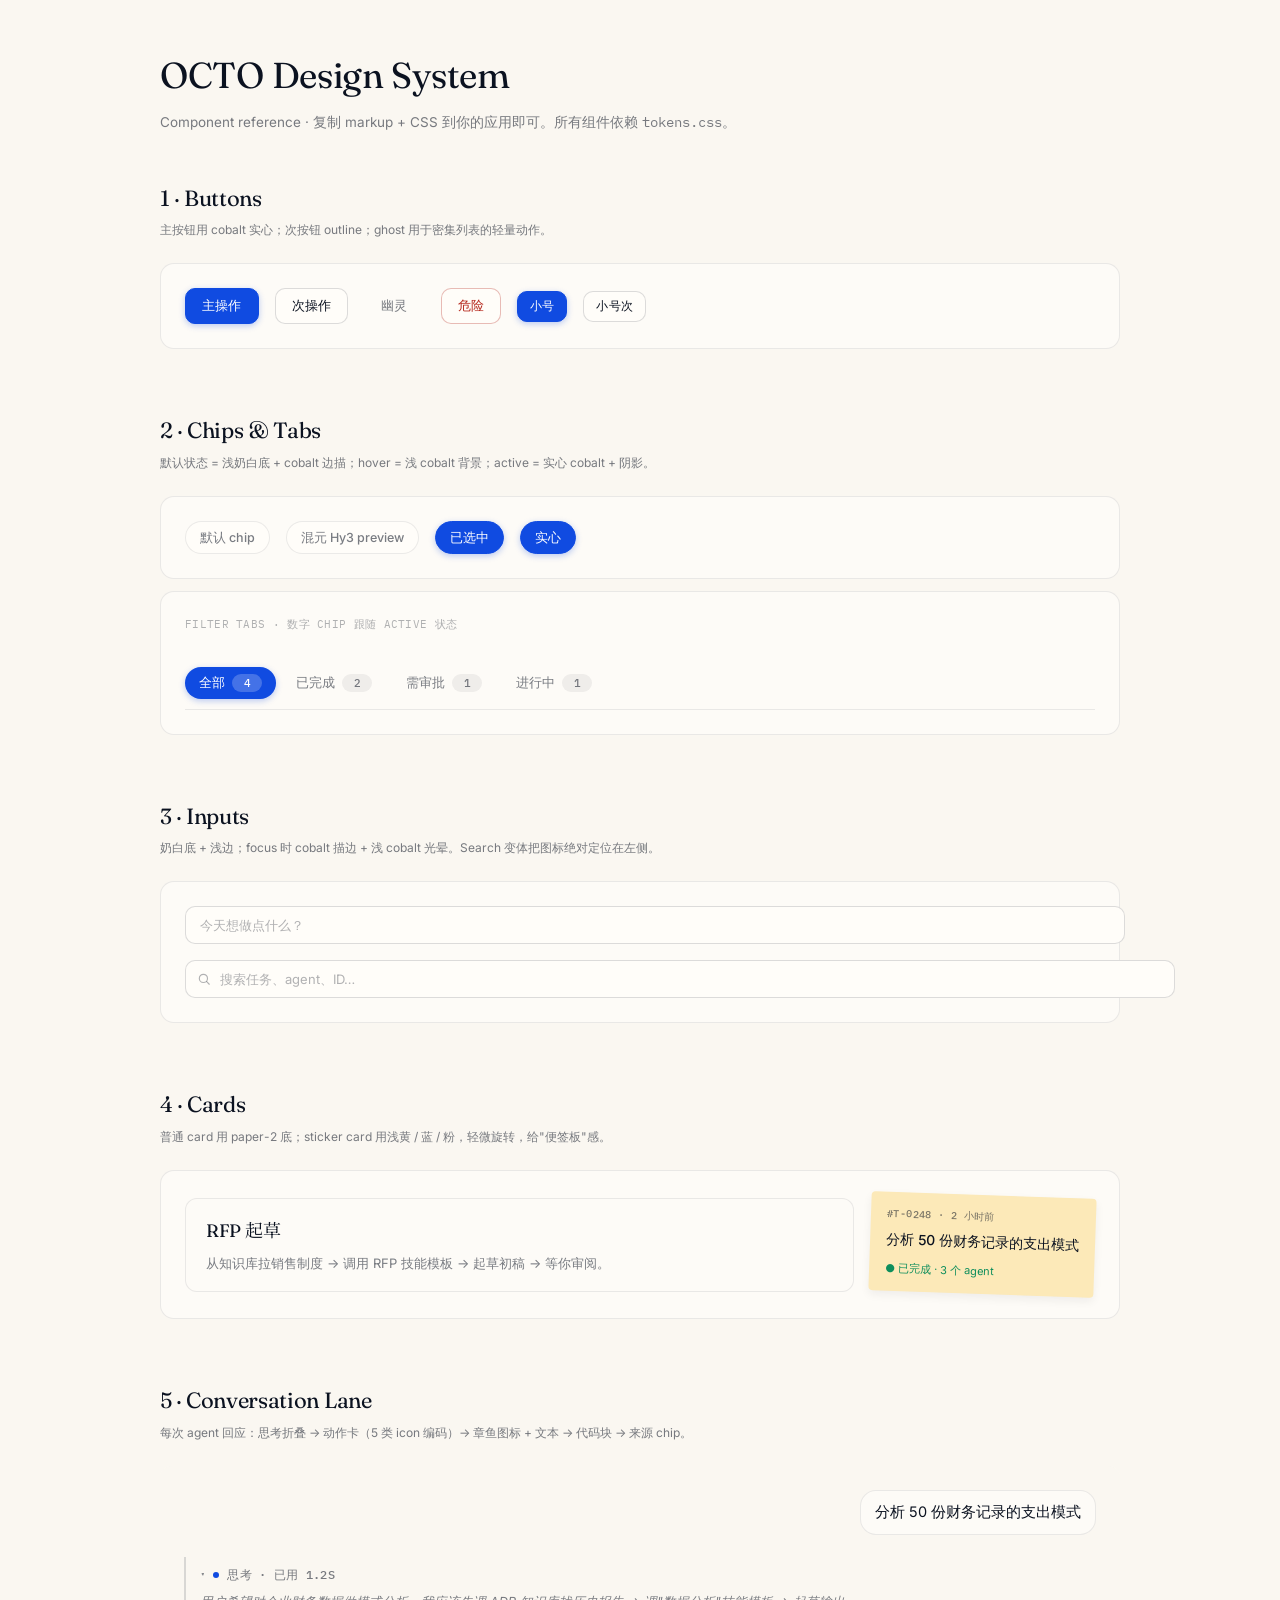
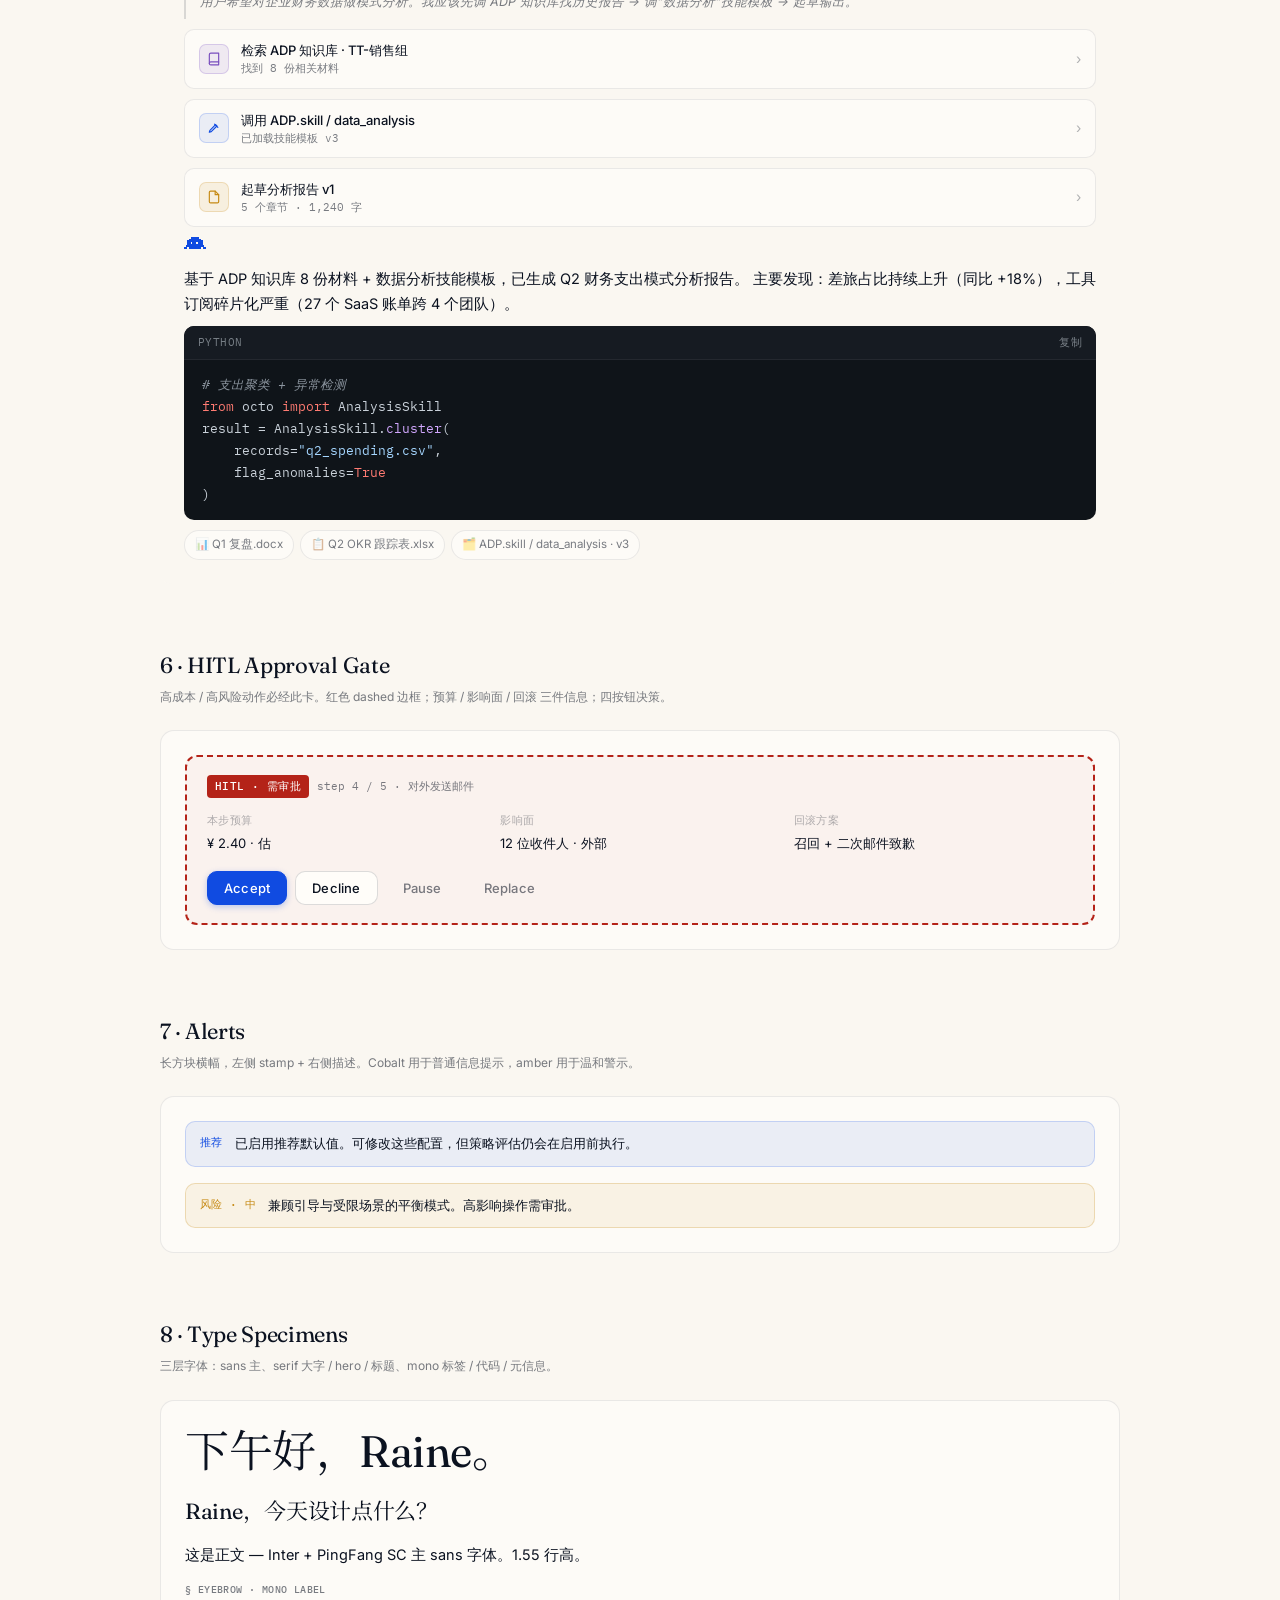
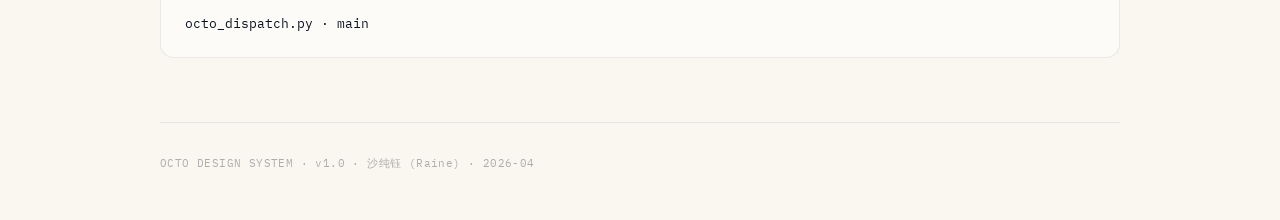
<file: design-system/components.html>
<!doctype html>
<html lang="zh-CN">
<head>
<meta charset="utf-8" />
<meta name="viewport" content="width=device-width,initial-scale=1" />
<title>OCTO Design System · Component Reference</title>
<link rel="preconnect" href="https://fonts.googleapis.com">
<link rel="preconnect" href="https://fonts.gstatic.com" crossorigin>
<link rel="stylesheet" href="https://fonts.googleapis.com/css2?family=Inter:wght@400;500;600&family=Fraunces:opsz,wght@9..144,400;9..144,500&family=IBM+Plex+Mono:wght@400;500&family=Noto+Serif+SC:wght@400;500&display=swap">
<link rel="stylesheet" href="./tokens.css">
<style>
  /* ============================================================================
     This file is a LIVE REFERENCE. Open it in a browser to see every component
     rendered with the OCTO design system. Copy markup + CSS into your own app.
     ============================================================================ */

  body { padding: 48px; max-width: 960px; margin: 0 auto; }
  section { margin-bottom: 64px; }
  h2.section-title {
    font-size: 22px;
    font-weight: 400;
    margin: 0 0 6px;
  }
  .section-sub {
    font-size: 12px;
    color: var(--ink-mut);
    margin: 0 0 24px;
  }
  .specimen {
    background: var(--paper-2);
    border: 1px solid var(--paper-line);
    border-radius: var(--r-xl);
    padding: 24px;
    display: flex;
    flex-wrap: wrap;
    gap: 16px;
    align-items: center;
    margin-bottom: 12px;
  }
  .specimen-stack { flex-direction: column; align-items: stretch; }
  .specimen-meta {
    font-family: var(--mono);
    font-size: 10.5px;
    color: var(--ink-faint);
    letter-spacing: 0.3px;
    margin-bottom: 14px;
    text-transform: uppercase;
  }

  /* ============================================================================
     1. BUTTONS
     ============================================================================ */
  .btn {
    font-family: var(--sans);
    font-size: 13px;
    font-weight: 500;
    border-radius: var(--r-md);
    padding: 8px 16px;
    border: 1px solid var(--paper-line-strong);
    background: var(--paper-input);
    color: var(--ink);
    cursor: pointer;
    transition: background var(--t-base), border-color var(--t-base), transform 0.06s;
    letter-spacing: 0.2px;
  }
  .btn:hover  { background: var(--hover-soft); }
  .btn:active { transform: scale(0.98); }

  .btn-primary {
    background: var(--cobalt);
    color: #fff;
    border-color: var(--cobalt);
    box-shadow: var(--shadow-cobalt);
  }
  .btn-primary:hover { filter: brightness(1.05); }

  .btn-ghost {
    background: transparent;
    border-color: transparent;
    color: var(--ink-mut);
  }
  .btn-ghost:hover { background: var(--hover-soft); color: var(--ink); }

  .btn-danger {
    color: var(--warn);
    border-color: rgba(180,35,24,0.3);
  }
  .btn-danger:hover { background: rgba(180,35,24,0.06); }

  .btn-sm { padding: 6px 12px; font-size: 12px; }

  /* ============================================================================
     2. CHIPS · TABS · BADGES (all pill-shaped)
     ============================================================================ */
  .chip {
    display: inline-flex;
    align-items: center;
    gap: 6px;
    padding: 6px 14px;
    border-radius: var(--r-pill);
    background: var(--paper-input);
    border: 1px solid var(--paper-line);
    font-size: 12.5px;
    font-weight: 500;
    color: var(--ink-mut);
    cursor: pointer;
    transition: background var(--t-base), color var(--t-base);
    user-select: none;
  }
  .chip:hover {
    background: var(--cobalt-soft);
    color: var(--cobalt);
    border-color: var(--cobalt-mid);
  }
  .chip.is-on {
    background: var(--cobalt);
    color: #fff;
    border-color: var(--cobalt);
    box-shadow: var(--shadow-cobalt);
  }

  /* tab pill — used for filter rows like "全部 / 已完成 / 需审批" */
  .tab-row { display: flex; gap: 6px; padding: 4px 0 10px; border-bottom: 1px solid var(--paper-line); }
  .tab {
    padding: 7px 14px;
    border-radius: var(--r-pill);
    background: transparent;
    border: 0;
    color: var(--ink-mut);
    font-size: 13px;
    font-weight: 500;
    cursor: pointer;
    display: inline-flex;
    align-items: center;
    gap: 7px;
    transition: background var(--t-base), color var(--t-base);
  }
  .tab:hover { background: var(--cobalt-soft); color: var(--cobalt); }
  .tab.active {
    background: var(--cobalt);
    color: #fff;
    box-shadow: var(--shadow-cobalt);
  }
  .tab-count {
    min-width: 18px; height: 18px;
    padding: 0 6px;
    border-radius: var(--r-pill);
    background: var(--hover-mid);
    color: var(--ink-mut);
    font-family: var(--mono);
    font-size: 10.5px;
    display: inline-flex; align-items: center; justify-content: center;
  }
  .tab.active .tab-count { background: rgba(255,255,255,0.22); color: #fff; }

  /* ============================================================================
     3. INPUTS
     ============================================================================ */
  .input {
    width: 100%;
    padding: 10px 14px;
    background: var(--paper-input);
    border: 1px solid var(--paper-line-strong);
    border-radius: var(--r-md);
    font-family: var(--sans);
    font-size: 13px;
    color: var(--ink);
    outline: 0;
    transition: border-color var(--t-base), box-shadow var(--t-base);
  }
  .input::placeholder { color: var(--ink-faint); }
  .input:focus {
    border-color: rgba(16,75,225,0.5);
    box-shadow: 0 0 0 3px var(--cobalt-soft);
  }

  /* search variant with leading icon */
  .input-search-wrap { position: relative; }
  .input-search-wrap .ic {
    position: absolute; left: 12px; top: 50%;
    transform: translateY(-50%);
    width: 14px; height: 14px;
    color: var(--ink-faint);
    pointer-events: none;
  }
  .input-search-wrap .input { padding-left: 34px; }

  /* ============================================================================
     4. CARDS
     ============================================================================ */
  .card {
    background: var(--paper-2);
    border: 1px solid var(--paper-line);
    border-radius: var(--r-lg);
    padding: 18px 20px;
  }
  .card-elevated { box-shadow: var(--shadow-2); }
  .card h3 { font-family: var(--serif); font-size: 18px; margin: 0 0 8px; }
  .card p { margin: 0; color: var(--ink-mut); font-size: 13px; }

  /* sticker card — paper texture, slight rotation */
  .sticker {
    background: #FBF7E8;
    border-radius: 4px;
    padding: 14px 16px;
    transform: rotate(-1.5deg);
    box-shadow: 0 4px 10px rgba(11,18,32,0.06);
    max-width: 280px;
    cursor: grab;
  }
  .sticker:nth-child(2n) { transform: rotate(2deg); background: #FCE9B8; }
  .sticker .eyebrow { display: block; margin-bottom: 6px; }
  .sticker h4 { font-family: var(--sans); margin: 0 0 8px; font-size: 14px; font-weight: 500; }

  /* ============================================================================
     5. CONVERSATION COMPONENTS — the heart of OCTO
     ============================================================================ */
  .conv {
    background: var(--paper);
    padding: 24px;
    border-radius: var(--r-lg);
    display: flex;
    flex-direction: column;
    gap: 22px;
  }

  /* user message bubble */
  .msg-user {
    align-self: flex-end;
    max-width: 78%;
    background: var(--paper-2);
    padding: 10px 14px;
    border-radius: 16px;
    border: 1px solid var(--paper-line);
    font-size: 14.5px;
  }

  /* agent block container */
  .msg-agent { display: flex; flex-direction: column; gap: 10px; max-width: 100%; }
  .msg-agent .mark {
    width: 22px; height: 18px;
    color: var(--cobalt);
    margin-bottom: 2px;
    image-rendering: pixelated;
  }

  /* thinking — collapsed mono block */
  details.thinking {
    background: transparent;
    border-left: 2px solid var(--paper-line-strong);
    padding: 6px 14px;
  }
  details.thinking summary {
    cursor: pointer;
    list-style: none;
    font-family: var(--mono);
    font-size: 11.5px;
    letter-spacing: 0.3px;
    color: var(--ink-mut);
    text-transform: uppercase;
    font-weight: 500;
    display: inline-flex; align-items: center; gap: 8px;
  }
  details.thinking summary::before {
    content: '▸';
    font-size: 9px;
    transition: transform 0.15s;
  }
  details.thinking[open] summary::before { transform: rotate(90deg); }
  details.thinking summary::-webkit-details-marker { display: none; }
  details.thinking .body {
    margin-top: 8px;
    font-style: italic;
    font-size: 12.5px;
    color: var(--ink-mut);
    line-height: var(--lh-loose);
  }
  .pulse-dot {
    width: 6px; height: 6px;
    border-radius: 50%;
    background: var(--cobalt);
    display: inline-block;
    animation: pulse 1.6s ease-in-out infinite;
  }
  @keyframes pulse {
    0%, 100% { opacity: 0.4; transform: scale(1); }
    50% { opacity: 1; transform: scale(1.3); }
  }

  /* action card — search / knowledge / tool / edit / code */
  .action {
    display: flex;
    align-items: center;
    gap: 12px;
    padding: 10px 14px;
    background: var(--paper-2);
    border: 1px solid var(--paper-line);
    border-radius: var(--r-md);
    cursor: pointer;
    transition: background var(--t-base);
  }
  .action:hover { background: var(--hover-soft); }
  .action .ico {
    width: 28px; height: 28px;
    border-radius: 7px;
    background: var(--paper-input);
    border: 1px solid var(--paper-line);
    display: inline-flex; align-items: center; justify-content: center;
    flex-shrink: 0;
    color: var(--ink-mut);
  }
  .action .ico svg { width: 14px; height: 14px; }
  .action.is-search    .ico { color: var(--ok);       background: rgba(14,142,92,0.10);  border-color: rgba(14,142,92,0.25); }
  .action.is-knowledge .ico { color: var(--magenta);  background: rgba(122,79,190,0.10); border-color: rgba(122,79,190,0.22); }
  .action.is-tool      .ico { color: var(--cobalt);   background: var(--cobalt-soft);    border-color: var(--cobalt-mid); }
  .action.is-edit      .ico { color: var(--highlight);background: rgba(198,138,20,0.10); border-color: rgba(198,138,20,0.22); }
  .action.is-code      .ico { color: var(--ink);      background: var(--paper); }
  .action .meta { flex: 1; min-width: 0; }
  .action .title { font-size: 13px; font-weight: 500; color: var(--ink); }
  .action .sub { font-size: 11px; color: var(--ink-mut); font-family: var(--mono); }
  .action .arrow { color: var(--ink-faint); font-size: 14px; }

  /* code block */
  .code-block {
    background: var(--code-bg);
    color: var(--code-text);
    border-radius: var(--r-md);
    overflow: hidden;
    font-family: var(--mono);
    font-size: 12.5px;
    line-height: var(--lh-loose);
  }
  .code-block-head {
    display: flex;
    justify-content: space-between;
    padding: 7px 14px;
    background: var(--code-head);
    border-bottom: 1px solid var(--code-line);
    color: var(--code-mut);
    font-size: 11px;
    text-transform: uppercase;
    letter-spacing: 0.4px;
  }
  .code-block pre { margin: 0; padding: 14px 18px; overflow-x: auto; }
  .tk-kw  { color: var(--tk-kw); }
  .tk-fn  { color: var(--tk-fn); }
  .tk-str { color: var(--tk-str); }
  .tk-com { color: var(--tk-com); font-style: italic; }

  /* source pill */
  .src-pill {
    display: inline-flex;
    align-items: center;
    gap: 6px;
    padding: 5px 10px;
    background: var(--paper-2);
    border: 1px solid var(--paper-line);
    border-radius: var(--r-pill);
    font-size: 11.5px;
    color: var(--ink-mut);
    text-decoration: none;
    cursor: pointer;
  }
  .src-pill:hover { background: var(--hover-soft); color: var(--ink); }

  /* ============================================================================
     6. HITL APPROVAL CARD — red dashed outline
     ============================================================================ */
  .hitl {
    border: 2px dashed var(--warn);
    border-radius: var(--r-lg);
    padding: 18px 20px;
    background: rgba(180,35,24,0.04);
  }
  .hitl-head { display: flex; align-items: center; gap: 8px; margin-bottom: 14px; }
  .hitl-stamp {
    font-family: var(--mono);
    font-size: 11px;
    letter-spacing: 0.4px;
    text-transform: uppercase;
    background: var(--warn);
    color: #fff;
    padding: 3px 8px;
    border-radius: 4px;
    font-weight: 500;
  }
  .hitl-grid {
    display: grid;
    grid-template-columns: 1fr 1fr 1fr;
    gap: 14px;
    margin-bottom: 18px;
  }
  .hitl-grid > div .k {
    font-family: var(--mono);
    font-size: 10.5px;
    color: var(--ink-faint);
    letter-spacing: 0.3px;
    text-transform: uppercase;
    margin-bottom: 4px;
  }
  .hitl-grid > div .v { font-size: 13px; color: var(--ink); }
  .hitl-actions { display: flex; gap: 8px; }

  /* ============================================================================
     7. ALERT / INFO BANNER
     ============================================================================ */
  .alert {
    display: flex;
    align-items: flex-start;
    gap: 12px;
    padding: 12px 14px;
    border-radius: var(--r-md);
    background: var(--cobalt-soft);
    border: 1px solid var(--cobalt-mid);
    font-size: 12.5px;
    color: var(--ink);
  }
  .alert-stamp {
    font-family: var(--mono);
    font-size: 10.5px;
    letter-spacing: 0.3px;
    text-transform: uppercase;
    color: var(--cobalt);
    font-weight: 500;
    flex-shrink: 0;
  }
  .alert-warn  { background: rgba(198,138,20,0.08); border-color: rgba(198,138,20,0.25); }
  .alert-warn .alert-stamp { color: var(--highlight); }

</style>
</head>
<body>

<h1 style="font-family:var(--serif); font-weight:400; font-size:36px; margin:0 0 8px;">OCTO Design System</h1>
<p style="color:var(--ink-mut); font-size:13.5px; margin: 0 0 48px;">
  Component reference · 复制 markup + CSS 到你的应用即可。所有组件依赖 <code>tokens.css</code>。
</p>

<!-- ============================================================================ -->
<section>
  <h2 class="section-title">1 · Buttons</h2>
  <p class="section-sub">主按钮用 cobalt 实心；次按钮 outline；ghost 用于密集列表的轻量动作。</p>
  <div class="specimen">
    <button class="btn btn-primary">主操作</button>
    <button class="btn">次操作</button>
    <button class="btn btn-ghost">幽灵</button>
    <button class="btn btn-danger">危险</button>
    <button class="btn btn-sm btn-primary">小号</button>
    <button class="btn btn-sm">小号次</button>
  </div>
</section>

<!-- ============================================================================ -->
<section>
  <h2 class="section-title">2 · Chips & Tabs</h2>
  <p class="section-sub">默认状态 = 浅奶白底 + cobalt 边描；hover = 浅 cobalt 背景；active = 实心 cobalt + 阴影。</p>
  <div class="specimen">
    <span class="chip">默认 chip</span>
    <span class="chip">混元 Hy3 preview</span>
    <span class="chip is-on">已选中</span>
    <span class="chip is-on">实心</span>
  </div>
  <div class="specimen specimen-stack">
    <div class="specimen-meta">FILTER TABS · 数字 chip 跟随 active 状态</div>
    <div class="tab-row">
      <button class="tab active">全部 <span class="tab-count">4</span></button>
      <button class="tab">已完成 <span class="tab-count">2</span></button>
      <button class="tab">需审批 <span class="tab-count">1</span></button>
      <button class="tab">进行中 <span class="tab-count">1</span></button>
    </div>
  </div>
</section>

<!-- ============================================================================ -->
<section>
  <h2 class="section-title">3 · Inputs</h2>
  <p class="section-sub">奶白底 + 浅边；focus 时 cobalt 描边 + 浅 cobalt 光晕。Search 变体把图标绝对定位在左侧。</p>
  <div class="specimen specimen-stack">
    <input class="input" placeholder="今天想做点什么？">
    <div class="input-search-wrap">
      <svg class="ic" viewBox="0 0 24 24" fill="none" stroke="currentColor" stroke-width="2" stroke-linecap="round"><circle cx="11" cy="11" r="7"/><line x1="21" y1="21" x2="16.65" y2="16.65"/></svg>
      <input class="input" placeholder="搜索任务、agent、ID…">
    </div>
  </div>
</section>

<!-- ============================================================================ -->
<section>
  <h2 class="section-title">4 · Cards</h2>
  <p class="section-sub">普通 card 用 paper-2 底；sticker card 用浅黄 / 蓝 / 粉，轻微旋转，给"便签板"感。</p>
  <div class="specimen">
    <div class="card" style="flex:1;">
      <h3>RFP 起草</h3>
      <p>从知识库拉销售制度 → 调用 RFP 技能模板 → 起草初稿 → 等你审阅。</p>
    </div>
    <div class="sticker">
      <span class="eyebrow">#T-0248 · 2 小时前</span>
      <h4>分析 50 份财务记录的支出模式</h4>
      <span style="font-size:11px; color:var(--ok);">● 已完成 · 3 个 agent</span>
    </div>
  </div>
</section>

<!-- ============================================================================ -->
<section>
  <h2 class="section-title">5 · Conversation Lane</h2>
  <p class="section-sub">每次 agent 回应：思考折叠 → 动作卡（5 类 icon 编码）→ 章鱼图标 + 文本 → 代码块 → 来源 chip。</p>
  <div class="conv">

    <div class="msg-user">分析 50 份财务记录的支出模式</div>

    <div class="msg-agent">
      <details class="thinking" open>
        <summary><span class="pulse-dot"></span> 思考 · 已用 1.2s</summary>
        <div class="body">
          用户希望对企业财务数据做模式分析。我应该先调 ADP 知识库找历史报告 → 调"数据分析"技能模板 → 起草输出。
        </div>
      </details>

      <div class="action is-knowledge">
        <span class="ico"><svg viewBox="0 0 24 24" fill="none" stroke="currentColor" stroke-width="2" stroke-linecap="round" stroke-linejoin="round"><path d="M4 19.5A2.5 2.5 0 0 1 6.5 17H20"/><path d="M6.5 2H20v20H6.5A2.5 2.5 0 0 1 4 19.5v-15A2.5 2.5 0 0 1 6.5 2z"/></svg></span>
        <div class="meta">
          <div class="title">检索 ADP 知识库 · TT-销售组</div>
          <div class="sub">找到 8 份相关材料</div>
        </div>
        <span class="arrow">›</span>
      </div>

      <div class="action is-tool">
        <span class="ico"><svg viewBox="0 0 24 24" fill="none" stroke="currentColor" stroke-width="2" stroke-linecap="round" stroke-linejoin="round"><path d="m14.7 6.3 2.3 2.3-9.7 9.7-3.3 1 1-3.3 9.7-9.7z"/><path d="M13 5.4 18.6 11"/></svg></span>
        <div class="meta">
          <div class="title">调用 ADP.skill / data_analysis</div>
          <div class="sub">已加载技能模板 v3</div>
        </div>
        <span class="arrow">›</span>
      </div>

      <div class="action is-edit">
        <span class="ico"><svg viewBox="0 0 24 24" fill="none" stroke="currentColor" stroke-width="2" stroke-linecap="round" stroke-linejoin="round"><path d="M14 2H6a2 2 0 0 0-2 2v16a2 2 0 0 0 2 2h12a2 2 0 0 0 2-2V8z"/><polyline points="14 2 14 8 20 8"/></svg></span>
        <div class="meta">
          <div class="title">起草分析报告 v1</div>
          <div class="sub">5 个章节 · 1,240 字</div>
        </div>
        <span class="arrow">›</span>
      </div>

      <div class="mark">
        <svg viewBox="0 0 13 10" fill="currentColor" shape-rendering="crispEdges"><rect x="4" y="0" width="5" height="1"/><rect x="3" y="1" width="7" height="1"/><rect x="2" y="2" width="9" height="1"/><rect x="2" y="3" width="2" height="1"/><rect x="5" y="3" width="2" height="1"/><rect x="8" y="3" width="3" height="1"/><rect x="2" y="4" width="9" height="1"/><rect x="1" y="5" width="11" height="1"/><rect x="0" y="6" width="2" height="1"/><rect x="3" y="6" width="7" height="1"/><rect x="11" y="6" width="2" height="1"/></svg>
      </div>

      <div style="font-size:14.5px; line-height:1.7;">
        基于 ADP 知识库 8 份材料 + 数据分析技能模板，已生成 Q2 财务支出模式分析报告。
        主要发现：差旅占比持续上升（同比 +18%），工具订阅碎片化严重（27 个 SaaS 账单跨 4 个团队）。
      </div>

      <div class="code-block">
        <div class="code-block-head">
          <span>Python</span>
          <span style="text-transform:none;">复制</span>
        </div>
<pre><span class="tk-com"># 支出聚类 + 异常检测</span>
<span class="tk-kw">from</span> octo <span class="tk-kw">import</span> AnalysisSkill
result = AnalysisSkill.<span class="tk-fn">cluster</span>(
    records=<span class="tk-str">"q2_spending.csv"</span>,
    flag_anomalies=<span class="tk-kw">True</span>
)</pre>
      </div>

      <div style="display:flex; flex-wrap:wrap; gap:6px;">
        <a class="src-pill">📊 Q1 复盘.docx</a>
        <a class="src-pill">📋 Q2 OKR 跟踪表.xlsx</a>
        <a class="src-pill">🗂️ ADP.skill / data_analysis · v3</a>
      </div>
    </div>

  </div>
</section>

<!-- ============================================================================ -->
<section>
  <h2 class="section-title">6 · HITL Approval Gate</h2>
  <p class="section-sub">高成本 / 高风险动作必经此卡。红色 dashed 边框；预算 / 影响面 / 回滚 三件信息；四按钮决策。</p>
  <div class="specimen specimen-stack">
    <div class="hitl">
      <div class="hitl-head">
        <span class="hitl-stamp">HITL · 需审批</span>
        <span style="font-family:var(--mono); font-size:11px; color:var(--ink-mut);">step 4 / 5 · 对外发送邮件</span>
      </div>
      <div class="hitl-grid">
        <div><div class="k">本步预算</div><div class="v">¥ 2.40 · 估</div></div>
        <div><div class="k">影响面</div><div class="v">12 位收件人 · 外部</div></div>
        <div><div class="k">回滚方案</div><div class="v">召回 + 二次邮件致歉</div></div>
      </div>
      <div class="hitl-actions">
        <button class="btn btn-primary">Accept</button>
        <button class="btn">Decline</button>
        <button class="btn btn-ghost">Pause</button>
        <button class="btn btn-ghost">Replace</button>
      </div>
    </div>
  </div>
</section>

<!-- ============================================================================ -->
<section>
  <h2 class="section-title">7 · Alerts</h2>
  <p class="section-sub">长方块横幅，左侧 stamp + 右侧描述。Cobalt 用于普通信息提示，amber 用于温和警示。</p>
  <div class="specimen specimen-stack">
    <div class="alert">
      <span class="alert-stamp">推荐</span>
      <span>已启用推荐默认值。可修改这些配置，但策略评估仍会在启用前执行。</span>
    </div>
    <div class="alert alert-warn">
      <span class="alert-stamp">风险 · 中</span>
      <span>兼顾引导与受限场景的平衡模式。高影响操作需审批。</span>
    </div>
  </div>
</section>

<!-- ============================================================================ -->
<section>
  <h2 class="section-title">8 · Type Specimens</h2>
  <p class="section-sub">三层字体：sans 主、serif 大字 / hero / 标题、mono 标签 / 代码 / 元信息。</p>
  <div class="specimen specimen-stack">
    <div class="hero-title">下午好，Raine。</div>
    <h2 style="font-family:var(--serif); font-size:22px; font-weight:400; margin:0;">Raine，今天设计点什么？</h2>
    <div style="font-size:14.5px;">这是正文 — Inter + PingFang SC 主 sans 字体。1.55 行高。</div>
    <div class="eyebrow">§ EYEBROW · MONO LABEL</div>
    <code style="font-family:var(--mono); font-size:12.5px;">octo_dispatch.py · main</code>
  </div>
</section>

<footer style="padding-top:32px; border-top:1px solid var(--paper-line); color:var(--ink-faint); font-size:11px; font-family:var(--mono); letter-spacing:0.4px;">
  OCTO DESIGN SYSTEM · v1.0 · 沙纯钰 (Raine) · 2026-04
</footer>

</body>
</html>
</file>
<file: design-system/tokens.css>
/* ============================================================================
   OCTO · Design System · Tokens
   ----------------------------------------------------------------------------
   Source: OCTO workbench (https://github.com/rainscyy/OCTO)
   Visual lineage: 奶油纸 / 钴蓝 / 墨色 / 警示红 + sticker pixel + retro mono
   License: same as parent project (OFL fonts, MIT for code)
   ============================================================================
   USAGE:
   1. Import this file in your global stylesheet:
        @import url('./tokens.css');
        OR
        <link rel="stylesheet" href="./tokens.css">

   2. Reference tokens in your components via var(--token-name).
      Don't hard-code colors / type / spacing — always use variables.

   3. Fonts must also be loaded once (Google Fonts or self-hosted):
        Inter (sans) · Fraunces (display serif) · IBM Plex Mono (mono) ·
        Noto Serif SC (CJK serif fallback)
   ============================================================================ */

:root {
  /* ===== PAPER / SURFACE ===== */
  --paper:           #FAF7F1;   /* main background — warm cream */
  --paper-2:         #FDFBF7;   /* sidebar / cards — slightly lighter */
  --paper-input:     #FFFDF9;   /* input fields — almost white */
  --paper-line:      rgba(11,18,32,0.08);   /* hairline borders */
  --paper-line-strong: rgba(11,18,32,0.14); /* stronger borders */

  /* ===== INK / TEXT ===== */
  --ink:             #0B1220;             /* primary text, near-black */
  --ink-mut:         rgba(11,18,32,0.55); /* secondary text */
  --ink-faint:       rgba(11,18,32,0.32); /* tertiary, hints, eyebrows */

  /* ===== ACCENT · COBALT ===== */
  --cobalt:          #104BE1;             /* primary brand / interaction */
  --cobalt-soft:     rgba(16,75,225,0.08);  /* hover bg / outline-soft */
  --cobalt-mid:      rgba(16,75,225,0.18);  /* outline-strong / active bg */
  --cobalt-shadow:   rgba(16,75,225,0.28);  /* button shadow */

  /* ===== SEMANTIC ===== */
  --warn:            #B42318;   /* red — destructive / HITL gates */
  --ok:              #0E8E5C;   /* green — confirmed / success */
  --info:            #1B3FE5;   /* alt cobalt for retro Nodex screens */
  --highlight:       #C68A14;   /* amber — edits / warnings */
  --magenta:         #7A4FBE;   /* purple — knowledge / ADP K-class */

  /* ===== HOVER STATES ===== */
  --hover-soft:      rgba(11,18,32,0.035);
  --hover-mid:       rgba(11,18,32,0.06);

  /* ===== TYPOGRAPHY ===== */
  --sans:  'Inter', 'PingFang SC', 'Hiragino Sans GB', 'Microsoft YaHei',
           system-ui, -apple-system, sans-serif;
  --serif: 'Fraunces', 'Noto Serif SC', 'Songti SC', 'STSong', serif;
  --mono:  'IBM Plex Mono', 'SFMono-Regular', Menlo, Consolas, monospace;

  /* Type scale — modular, mostly used at face value */
  --fs-xs:    10px;    /* eyebrow / mono labels */
  --fs-sm:    11.5px;  /* small meta */
  --fs-base:  13px;    /* body default */
  --fs-md:    14.5px;  /* msg text */
  --fs-lg:    16px;    /* card title */
  --fs-xl:    22px;    /* section heading */
  --fs-hero:  44px;    /* greeting / hero */

  /* Letter spacing for monospace eyebrows */
  --ls-mono: 0.4px;

  /* Line height */
  --lh-tight: 1.2;
  --lh-body:  1.55;
  --lh-loose: 1.75;

  /* ===== SPACING ===== */
  --sp-1:  4px;
  --sp-2:  8px;
  --sp-3:  12px;
  --sp-4:  16px;
  --sp-5:  22px;
  --sp-6:  32px;
  --sp-7:  48px;
  --sp-8:  64px;

  /* ===== RADIUS ===== */
  --r-sm:   6px;     /* small chips, dense pills */
  --r-md:   10px;    /* buttons, action cards */
  --r-lg:   12px;    /* main cards, inputs (large) */
  --r-xl:   14px;    /* containers */
  --r-pill: 999px;   /* chips, tabs, badges */

  /* ===== SHADOW ===== */
  --shadow-1: 0 1px 2px rgba(11,18,32,0.06);
  --shadow-2: 0 1px 3px rgba(11,18,32,0.08);
  --shadow-cobalt: 0 2px 6px rgba(16,75,225,0.28);

  /* ===== TRANSITION ===== */
  --t-fast: 0.12s ease;
  --t-base: 0.15s ease;
  --t-slow: 0.18s ease;

  /* ===== LAYOUT ===== */
  --sidebar-w: 280px;
  --content-max: 720px;
  --canvas-w:    460px;
}

/* ============================================================================
   GLOBAL TYPE BASELINE
   Apply once at <body> level to inherit defaults.
   ============================================================================ */

body {
  font-family: var(--sans);
  font-size: var(--fs-base);
  line-height: var(--lh-body);
  color: var(--ink);
  background: var(--paper);
  -webkit-font-smoothing: antialiased;
  -moz-osx-font-smoothing: grayscale;
}

h1, h2, h3 { font-family: var(--serif); font-weight: 400; letter-spacing: -0.3px; }
code, pre, kbd, samp { font-family: var(--mono); }

/* mono "eyebrow" / section label pattern (used heavily across OCTO) */
.eyebrow {
  font-family: var(--mono);
  font-size: var(--fs-xs);
  letter-spacing: var(--ls-mono);
  text-transform: uppercase;
  color: var(--ink-mut);
  font-weight: 500;
}

/* serif hero greeting */
.hero-title {
  font-family: var(--serif);
  font-size: var(--fs-hero);
  font-weight: 400;
  letter-spacing: -0.5px;
  line-height: var(--lh-tight);
  color: var(--ink);
}

/* ============================================================================
   DARK CODE SURFACE TOKENS
   When you need a dark code block — keep this isolated palette.
   Don't use these for general UI — only inline / block code, terminals.
   ============================================================================ */

:root {
  --code-bg:    #0F1419;
  --code-head:  #161B22;
  --code-text:  #C9D1D9;
  --code-mut:   rgba(201,209,217,0.55);
  --code-line:  rgba(255,255,255,0.06);

  /* token highlight */
  --tk-kw:   #FF7B72;   /* keyword */
  --tk-fn:   #D2A8FF;   /* function name */
  --tk-str:  #A5D6FF;   /* string */
  --tk-com:  #8B949E;   /* comment */
  --tk-num:  #79C0FF;   /* number */
}
</file>
